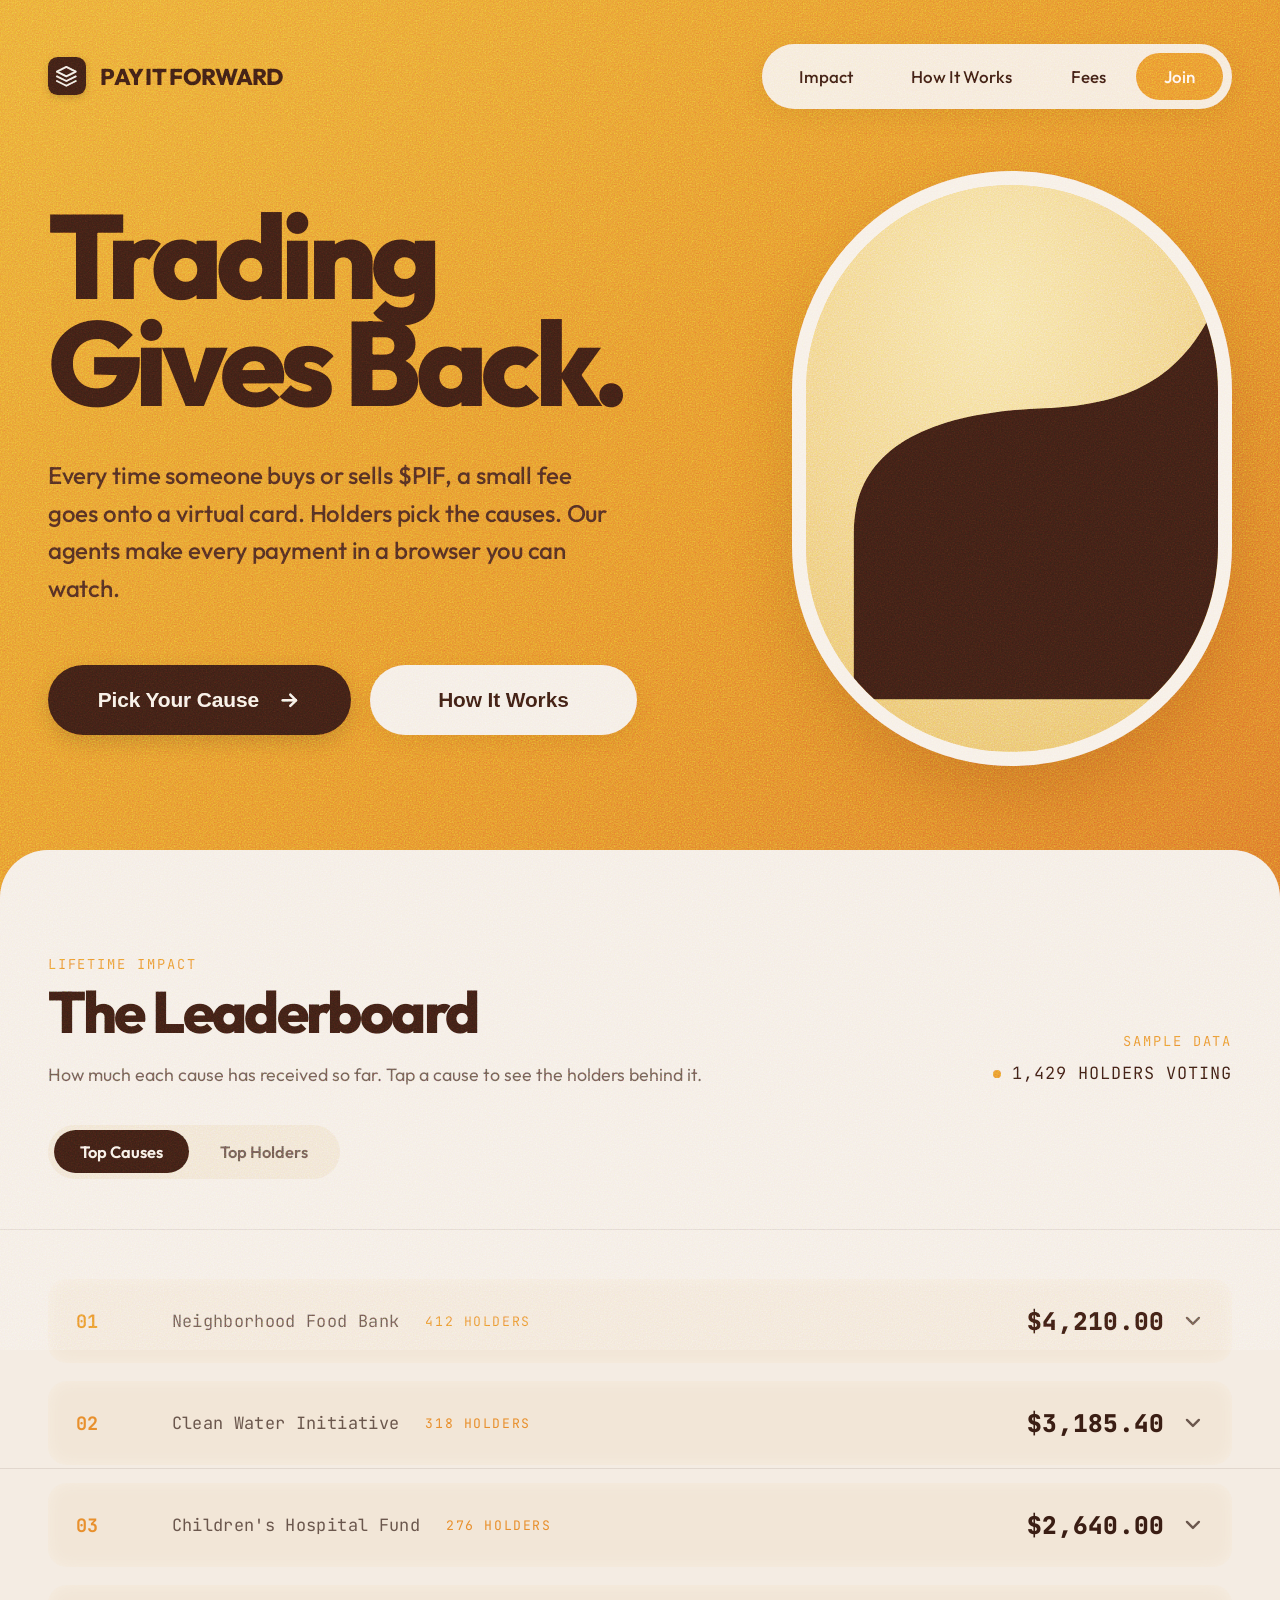
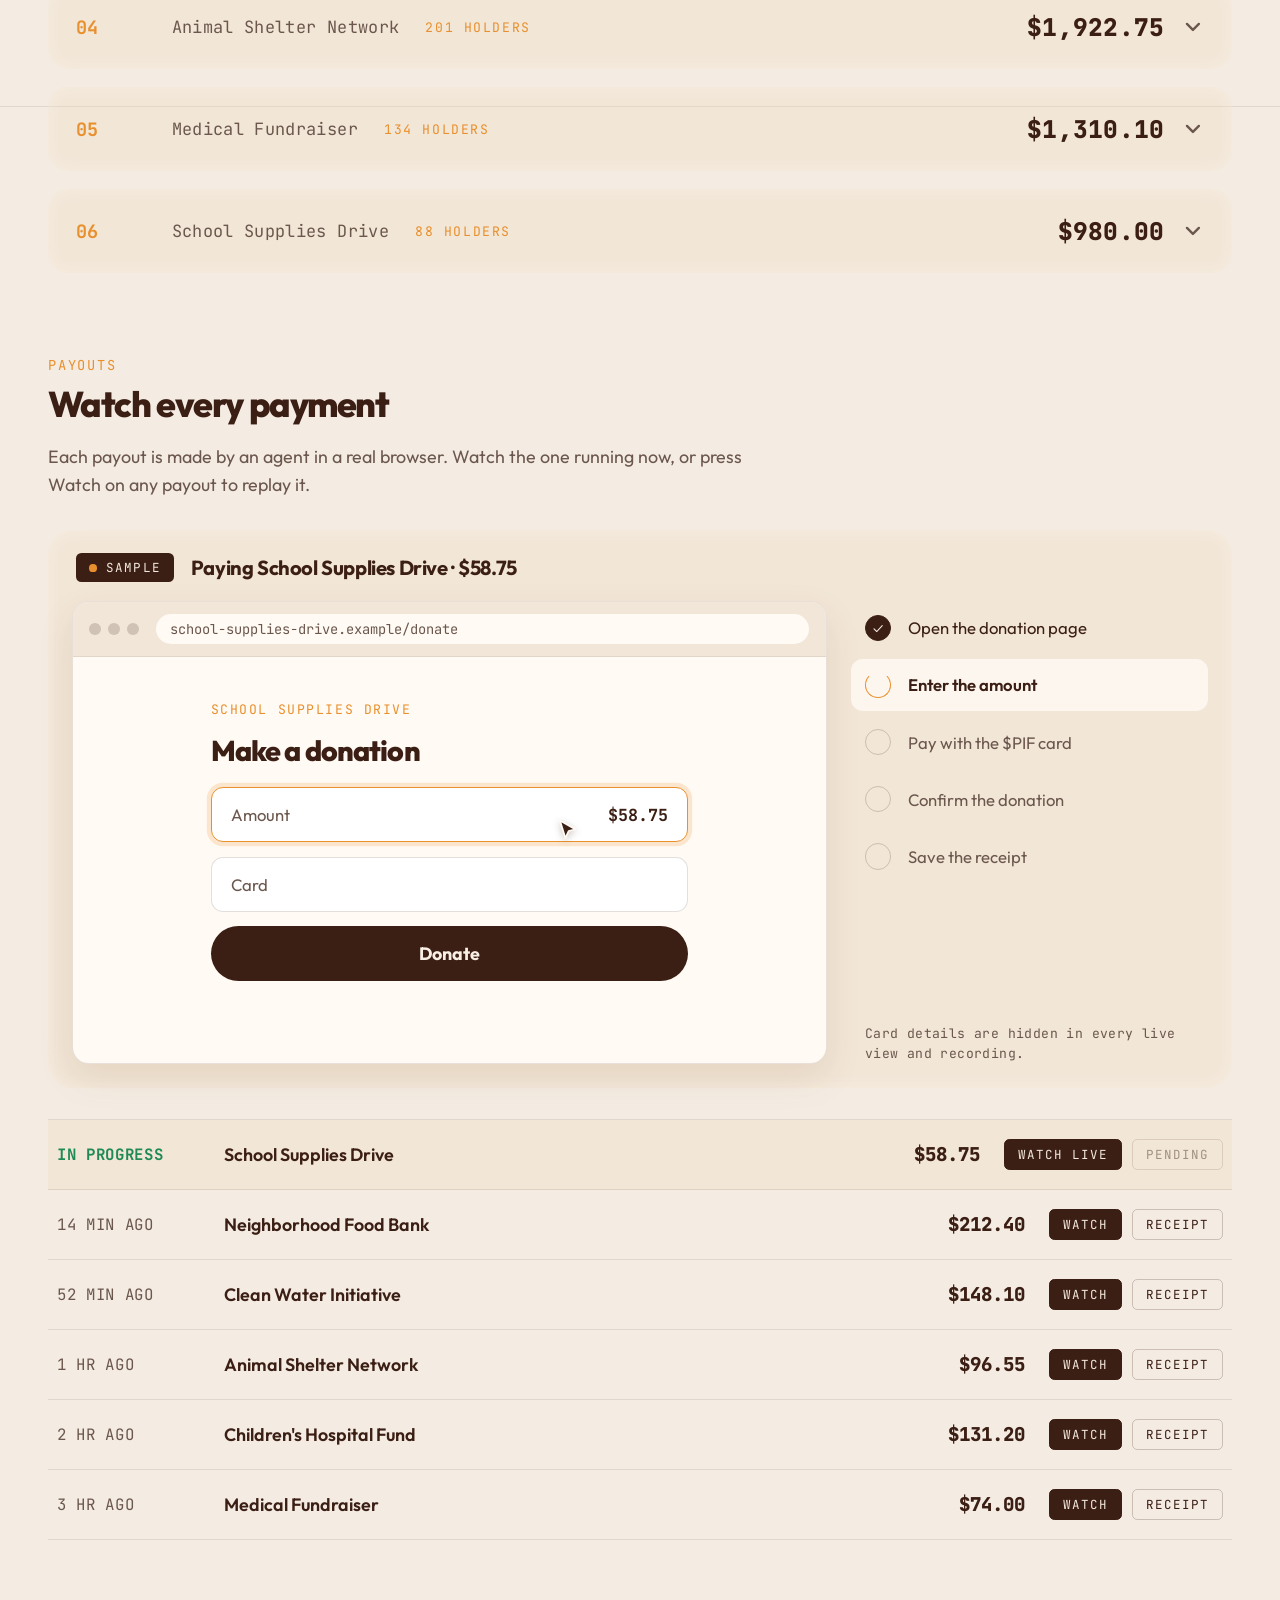
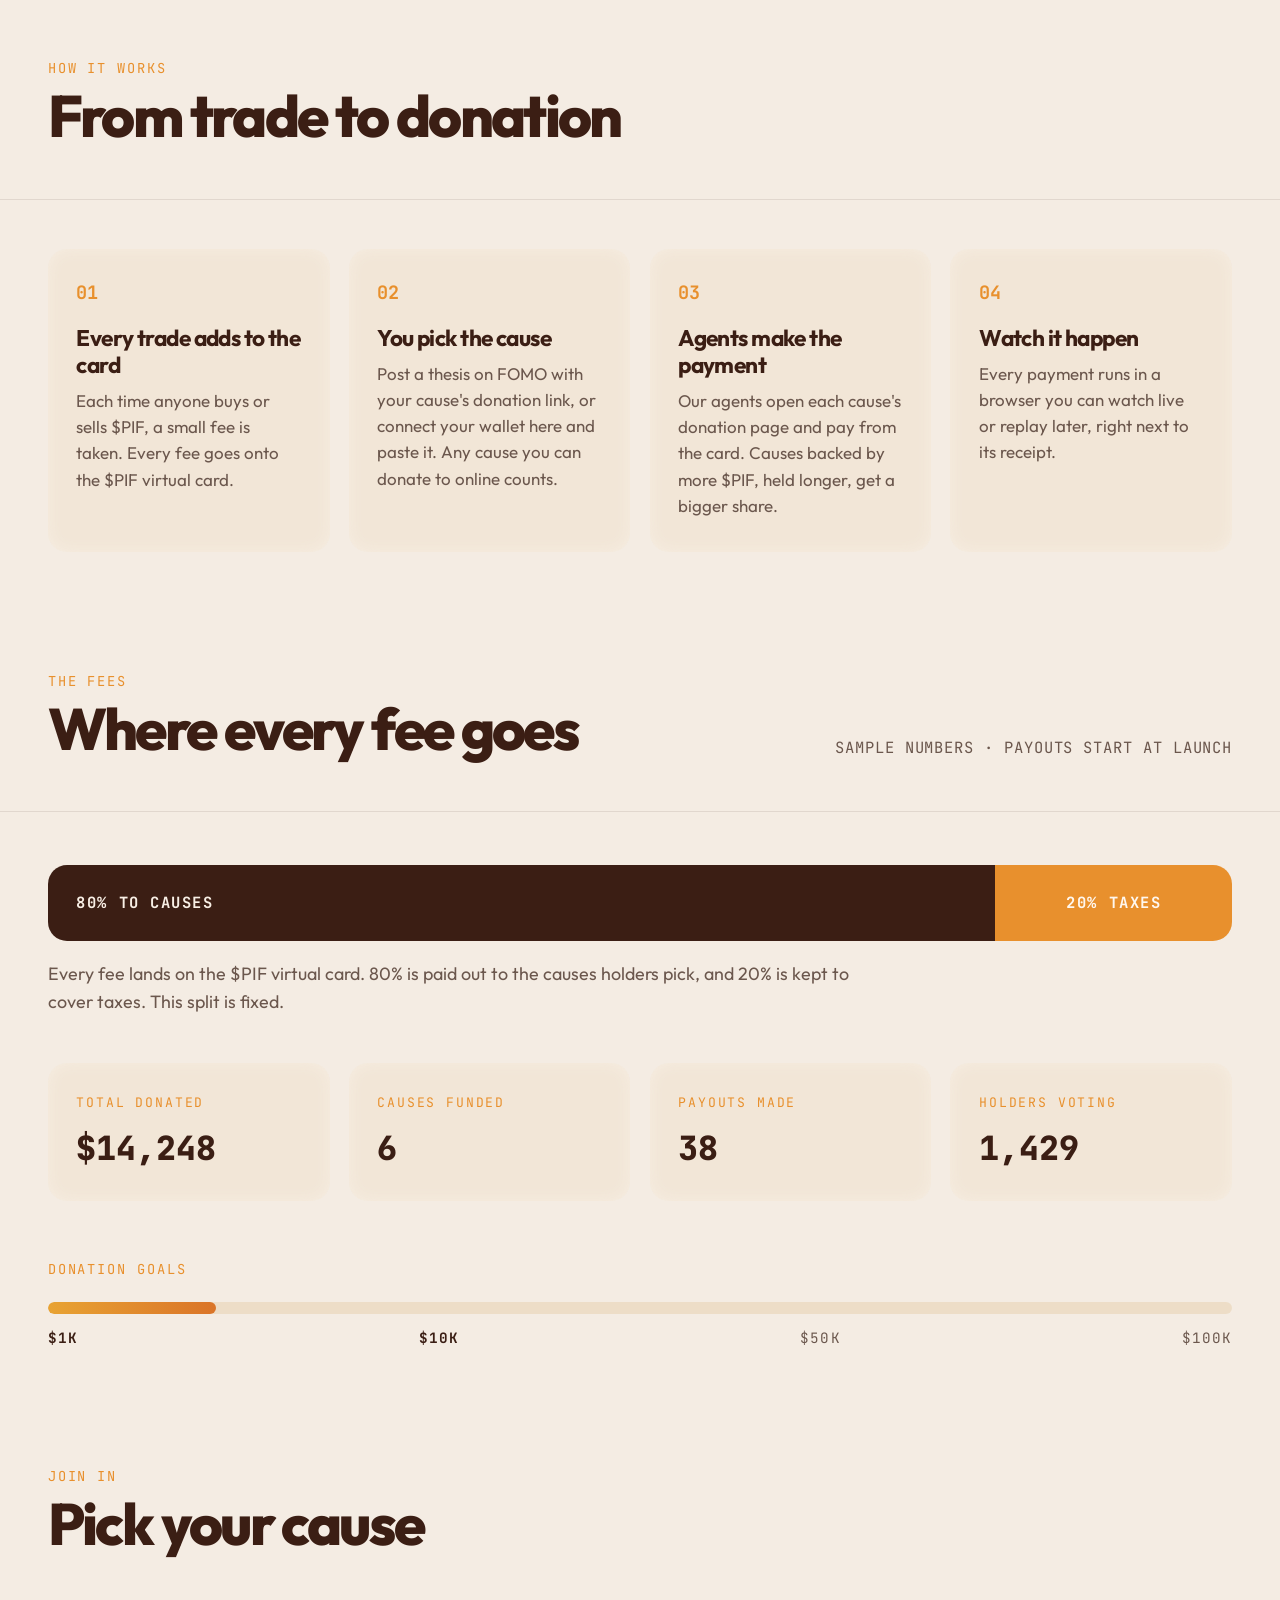
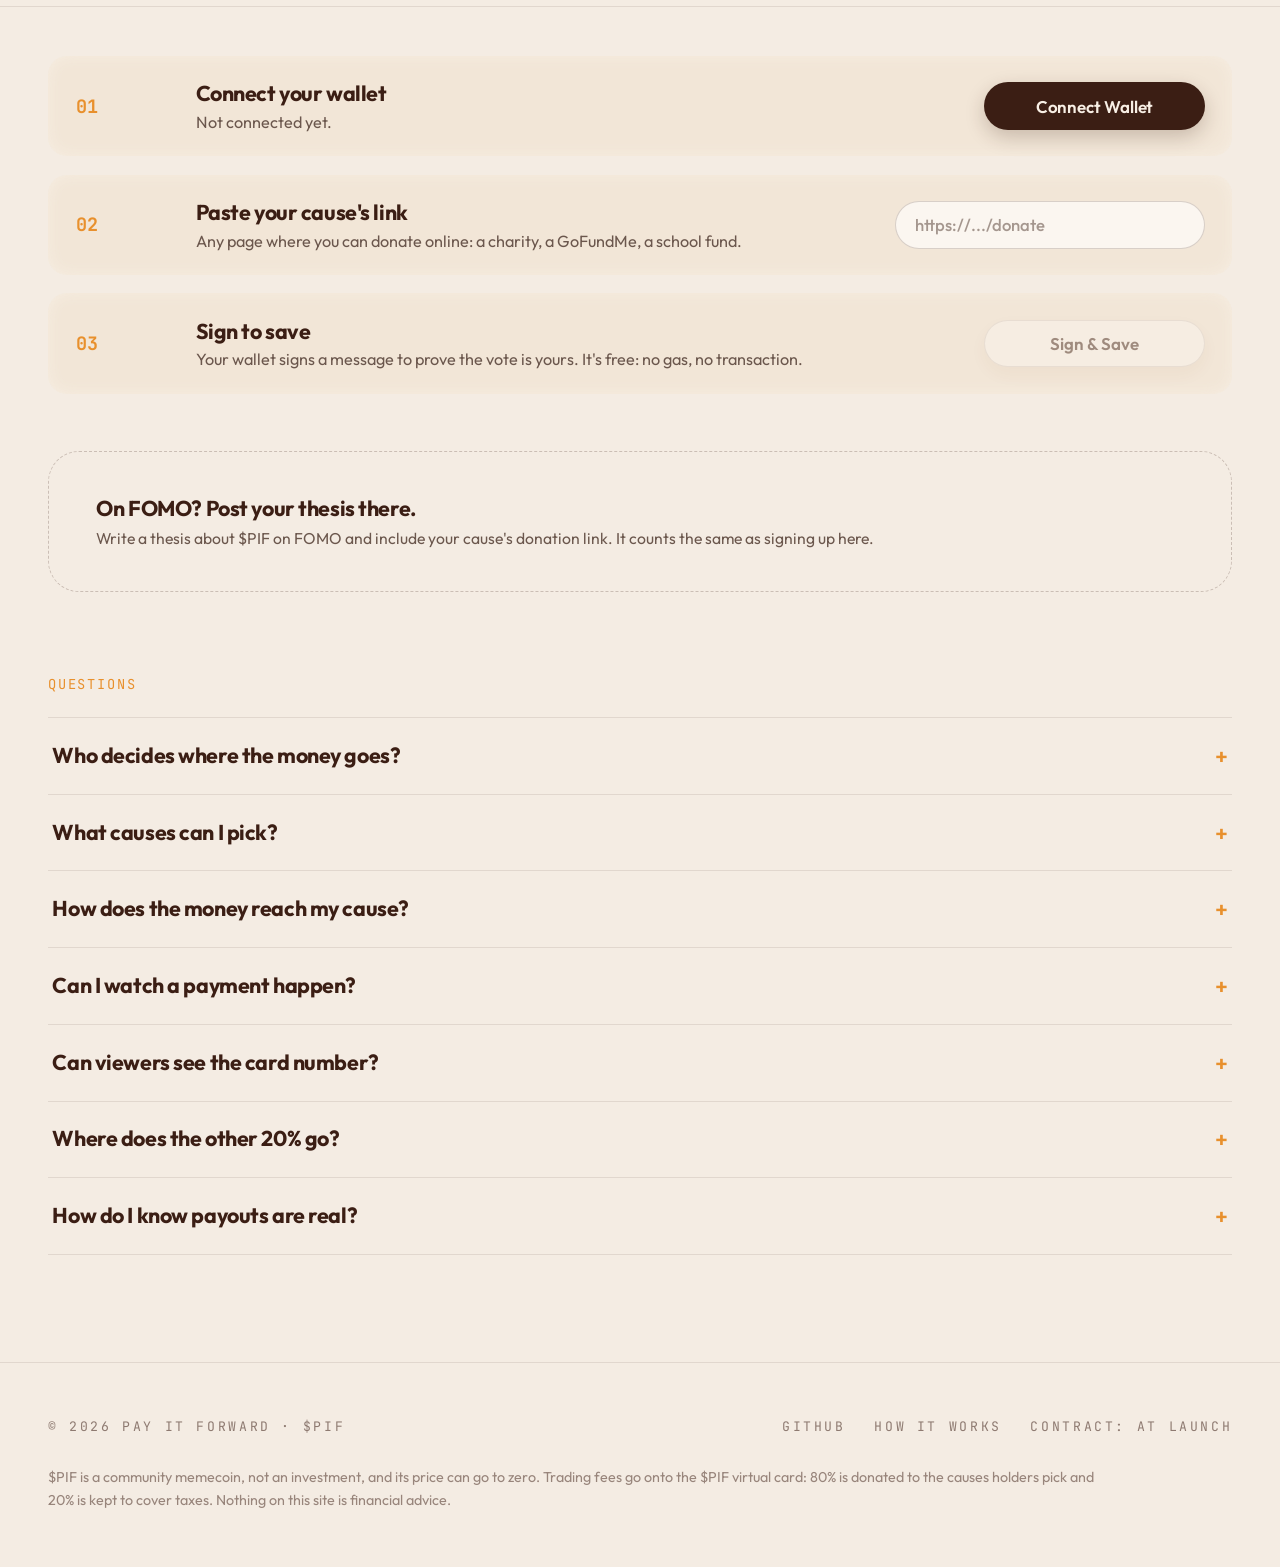
<file: index.html>
<!doctype html>
<html lang="en">
<head>
  <meta charset="utf-8">
  <meta name="viewport" content="width=device-width, initial-scale=1">
  <title>Pay It Forward ($PIF)</title>
  <meta name="description" content="Pay It Forward ($PIF): every trade pays a small fee onto a virtual card. Holders pick any cause with an online donation page, and our agents pay it in a browser you can watch.">
  <link rel="preconnect" href="https://fonts.googleapis.com">
  <link rel="preconnect" href="https://fonts.gstatic.com" crossorigin>
  <link href="https://fonts.googleapis.com/css2?family=Outfit:wght@400;500;600;700;800;900&family=JetBrains+Mono:wght@400;500;700;800&display=swap" rel="stylesheet">
  <link rel="stylesheet" href="assets/styles.css">
</head>
<body>
  <div class="grain" aria-hidden="true"></div>

  <header class="hero" id="top">
    <nav class="topbar">
      <a class="brand" href="#top" aria-label="Pay It Forward home">
        <span class="brand-mark" aria-hidden="true">
          <svg viewBox="0 0 24 24" fill="none" stroke="currentColor" stroke-width="1.9" stroke-linecap="round" stroke-linejoin="round">
            <polygon points="12 2 2 7 12 12 22 7 12 2"></polygon>
            <polyline points="2 17 12 22 22 17"></polyline>
            <polyline points="2 12 12 17 22 12"></polyline>
          </svg>
        </span>
        <span class="brand-name">PAY IT FORWARD</span>
      </a>
      <div class="nav-pill" role="navigation" aria-label="Sections">
        <a class="nav-item is-active" href="#impact">Impact</a>
        <a class="nav-item" href="#protocol">How It Works</a>
        <a class="nav-item" href="#treasury">Fees</a>
        <a class="nav-item" href="#connect">Join</a>
      </div>
    </nav>

    <div class="hero-grid">
      <div class="hero-copy">
        <h1 class="hero-title">Trading<br>Gives Back.</h1>
        <p class="hero-sub">Every time someone buys or sells $PIF, a small fee goes onto a virtual card. Holders pick the causes. Our agents make every payment in a browser you can watch.</p>
        <div class="hero-actions">
          <a class="btn btn-dark" href="#connect">Pick Your Cause <span class="arrow" aria-hidden="true"><svg viewBox="0 0 24 24" fill="none" stroke="currentColor" stroke-width="2.6" stroke-linecap="round" stroke-linejoin="round"><path d="M5 12h14"/><path d="M13 6l6 6-6 6"/></svg></span></a>
          <a class="btn btn-light" href="#protocol">How It Works</a>
        </div>
      </div>

      <div class="hero-art" aria-hidden="true">
        <div class="capsule">
          <svg class="wave" viewBox="0 0 500 700" preserveAspectRatio="none">
            <defs>
              <radialGradient id="glow" cx="45%" cy="22%" r="80%">
                <stop offset="0%" stop-color="#f6e2a6"/>
                <stop offset="60%" stop-color="#f0d083"/>
                <stop offset="100%" stop-color="#e9c06a"/>
              </radialGradient>
            </defs>
            <rect width="500" height="700" fill="url(#glow)"/>
            <path d="M 58 636 L 58 430 C 58 330 140 282 288 276 C 400 272 462 232 500 140 L 500 636 Z" fill="#3b1e14"/>
          </svg>
        </div>
      </div>
    </div>
  </header>

  <main class="sheet">
    <!-- ======================= IMPACT ======================= -->
    <section class="section" id="impact">
      <div class="section-head">
        <div>
          <p class="eyebrow">LIFETIME IMPACT</p>
          <h2 class="section-title">The Leaderboard</h2>
          <p class="section-lede" id="board-lede">How much each cause has received so far. Tap a cause to see the holders behind it.</p>
        </div>
        <div class="feed">
          <p class="eyebrow" id="feed-label">SAMPLE DATA</p>
          <p class="feed-rate"><span class="dot" aria-hidden="true"></span><span id="holders-count">1,429</span> HOLDERS VOTING</p>
        </div>
      </div>
      <div class="tabs" role="tablist" aria-label="Leaderboards">
        <button class="tab is-active" role="tab" aria-selected="true" data-board="causes">Top Causes</button>
        <button class="tab" role="tab" aria-selected="false" data-board="holders">Top Holders</button>
      </div>
      <div class="rule"></div>
      <ol class="rows" id="leaderboard" aria-label="Leaderboard"></ol>

      <div class="subhead">
        <p class="eyebrow">PAYOUTS</p>
        <h3 class="sub-title">Watch every payment</h3>
        <p class="section-lede">Each payout is made by an agent in a real browser. Watch the one running now, or press Watch on any payout to replay it.</p>
      </div>

      <div class="agent" id="agent" aria-live="polite">
        <div class="agent-top">
          <span class="agent-badge" id="agent-badge"><span class="dot" aria-hidden="true"></span><span>SAMPLE</span></span>
          <span class="agent-title" id="agent-title"></span>
          <a class="agent-open" id="agent-open" target="_blank" rel="noopener" hidden>OPEN IN NEW TAB</a>
        </div>
        <div class="agent-body">
          <div class="browser">
            <div class="browser-bar"><span class="lights" aria-hidden="true"><i></i><i></i><i></i></span><span class="browser-url" id="agent-url"></span></div>
            <div class="browser-view" id="agent-view"></div>
          </div>
          <div class="agent-side">
            <ol class="agent-steps" id="agent-steps" aria-label="What the agent is doing"></ol>
            <p class="agent-note">Card details are hidden in every live view and recording.</p>
          </div>
        </div>
      </div>

      <ul class="payouts" id="payouts" aria-label="Latest payouts"></ul>
    </section>

    <!-- ======================= PROTOCOL ======================= -->
    <section class="section" id="protocol">
      <div class="section-head">
        <div>
          <p class="eyebrow">HOW IT WORKS</p>
          <h2 class="section-title">From trade to donation</h2>
        </div>
      </div>
      <div class="rule"></div>
      <ol class="steps">
        <li class="step">
          <span class="step-no">01</span>
          <h3>Every trade adds to the card</h3>
          <p>Each time anyone buys or sells $PIF, a small fee is taken. Every fee goes onto the $PIF virtual card.</p>
        </li>
        <li class="step">
          <span class="step-no">02</span>
          <h3>You pick the cause</h3>
          <p>Post a thesis on FOMO with your cause's donation link, or connect your wallet here and paste it. Any cause you can donate to online counts.</p>
        </li>
        <li class="step">
          <span class="step-no">03</span>
          <h3>Agents make the payment</h3>
          <p>Our agents open each cause's donation page and pay from the card. Causes backed by more $PIF, held longer, get a bigger share.</p>
        </li>
        <li class="step">
          <span class="step-no">04</span>
          <h3>Watch it happen</h3>
          <p>Every payment runs in a browser you can watch live or replay later, right next to its receipt.</p>
        </li>
      </ol>
    </section>

    <!-- ======================= TREASURY ======================= -->
    <section class="section" id="treasury">
      <div class="section-head">
        <div>
          <p class="eyebrow">THE FEES</p>
          <h2 class="section-title">Where every fee goes</h2>
        </div>
        <p class="head-note" id="next-payout">NEXT PAYOUT IN --:--:--</p>
      </div>
      <div class="rule"></div>

      <div class="split">
        <div class="split-bar" aria-hidden="true">
          <span class="split-give" style="width:80%">80% TO CAUSES</span>
          <span class="split-ops" style="width:20%">20% TAXES</span>
        </div>
        <p class="split-note">Every fee lands on the $PIF virtual card. 80% is paid out to the causes holders pick, and 20% is kept to cover taxes. This split is fixed.</p>
      </div>

      <div class="stats">
        <div class="stat"><span class="stat-label">TOTAL DONATED</span><span class="stat-value" id="stat-donated">$0</span></div>
        <div class="stat"><span class="stat-label">CAUSES FUNDED</span><span class="stat-value" id="stat-causes">0</span></div>
        <div class="stat"><span class="stat-label">PAYOUTS MADE</span><span class="stat-value" id="stat-payouts">0</span></div>
        <div class="stat"><span class="stat-label">HOLDERS VOTING</span><span class="stat-value" id="stat-holders">0</span></div>
      </div>

      <div class="milestones">
        <p class="eyebrow">DONATION GOALS</p>
        <div class="track" aria-hidden="true"><div class="track-fill" id="track-fill"></div></div>
        <div class="marks" id="marks"></div>
      </div>
    </section>

    <!-- ======================= CONNECT ======================= -->
    <section class="section" id="connect">
      <div class="section-head">
        <div>
          <p class="eyebrow">JOIN IN</p>
          <h2 class="section-title">Pick your cause</h2>
        </div>
      </div>
      <div class="rule"></div>

      <div class="connect">
        <div class="connect-steps">
          <div class="cstep">
            <span class="step-no">01</span>
            <div><h3>Connect your wallet</h3><p id="wallet-status">Not connected yet.</p></div>
            <button class="btn btn-dark btn-small" id="connect-btn">Connect Wallet</button>
          </div>
          <div class="cstep">
            <span class="step-no">02</span>
            <div><h3>Paste your cause's link</h3><p>Any page where you can donate online: a charity, a GoFundMe, a school fund.</p></div>
            <input class="select field-url" id="cause-url" type="url" inputmode="url" autocomplete="url" placeholder="https://.../donate" aria-label="Your cause's donation link">
          </div>
          <div class="cstep">
            <span class="step-no">03</span>
            <div><h3>Sign to save</h3><p id="sign-status">Your wallet signs a message to prove the vote is yours. It's free: no gas, no transaction.</p></div>
            <button class="btn btn-light btn-small" id="sign-btn" disabled>Sign &amp; Save</button>
          </div>
        </div>

        <div class="cta">
          <div>
            <h3 class="cta-title">On FOMO? Post your thesis there.</h3>
            <p class="cta-sub">Write a thesis about $PIF on FOMO and include your cause's donation link. It counts the same as signing up here.</p>
          </div>
          <a class="btn btn-dark btn-small" id="fomo-link" target="_blank" rel="noopener" hidden>Open FOMO</a>
        </div>
      </div>

      <div class="faq">
        <p class="eyebrow">QUESTIONS</p>
        <details><summary>Who decides where the money goes?</summary><p>Holders. Each holder backs one cause, by posting a thesis on FOMO or by connecting a wallet here. Every payout is split between causes by how much $PIF their backers hold and how long they've held it. To keep it fair, no single cause can take more than a fixed maximum of any payout.</p></details>
        <details><summary>What causes can I pick?</summary><p>Any cause with an online donation page: a charity's donate page, a GoFundMe, a school or hospital fund. If our agents can pay it online, it counts.</p></details>
        <details><summary>How does the money reach my cause?</summary><p>All fees collect on the $PIF virtual card. On each payout, our agents (software that uses a web browser the way a person does) open the cause's donation page, pay from the card and save the receipt.</p></details>
        <details><summary>Can I watch a payment happen?</summary><p>Yes. Every payout has a Watch button. While a payout is running you see the agent's browser live as it opens the donation page, enters the amount, pays and saves the receipt. Finished payouts keep their recording.</p></details>
        <details><summary>Can viewers see the card number?</summary><p>No. Card details are hidden in every live view and recording.</p></details>
        <details><summary>Where does the other 20% go?</summary><p>We keep 20% of fees to cover taxes. The 80/20 split never changes.</p></details>
        <details><summary>How do I know payouts are real?</summary><p>Every payout in the log has a recording of the agent making it and the receipt from the cause, so anyone can check that the money in matches the money out.</p></details>
      </div>
    </section>

    <footer class="footer">
      <div class="rule"></div>
      <div class="footer-row">
        <span>&copy; 2026 PAY IT FORWARD &middot; $PIF</span>
        <span class="footer-links">
          <a href="https://github.com/kalyanadarsh06/Pay-It-Forward">GITHUB</a>
          <a href="#protocol">HOW IT WORKS</a>
          <a href="#treasury" id="contract-link">CONTRACT: AT LAUNCH</a>
        </span>
      </div>
      <p class="disclaimer">$PIF is a community memecoin, not an investment, and its price can go to zero. Trading fees go onto the $PIF virtual card: 80% is donated to the causes holders pick and 20% is kept to cover taxes. Nothing on this site is financial advice.</p>
    </footer>
  </main>

  <script src="assets/app.js"></script>
</body>
</html>
</file>
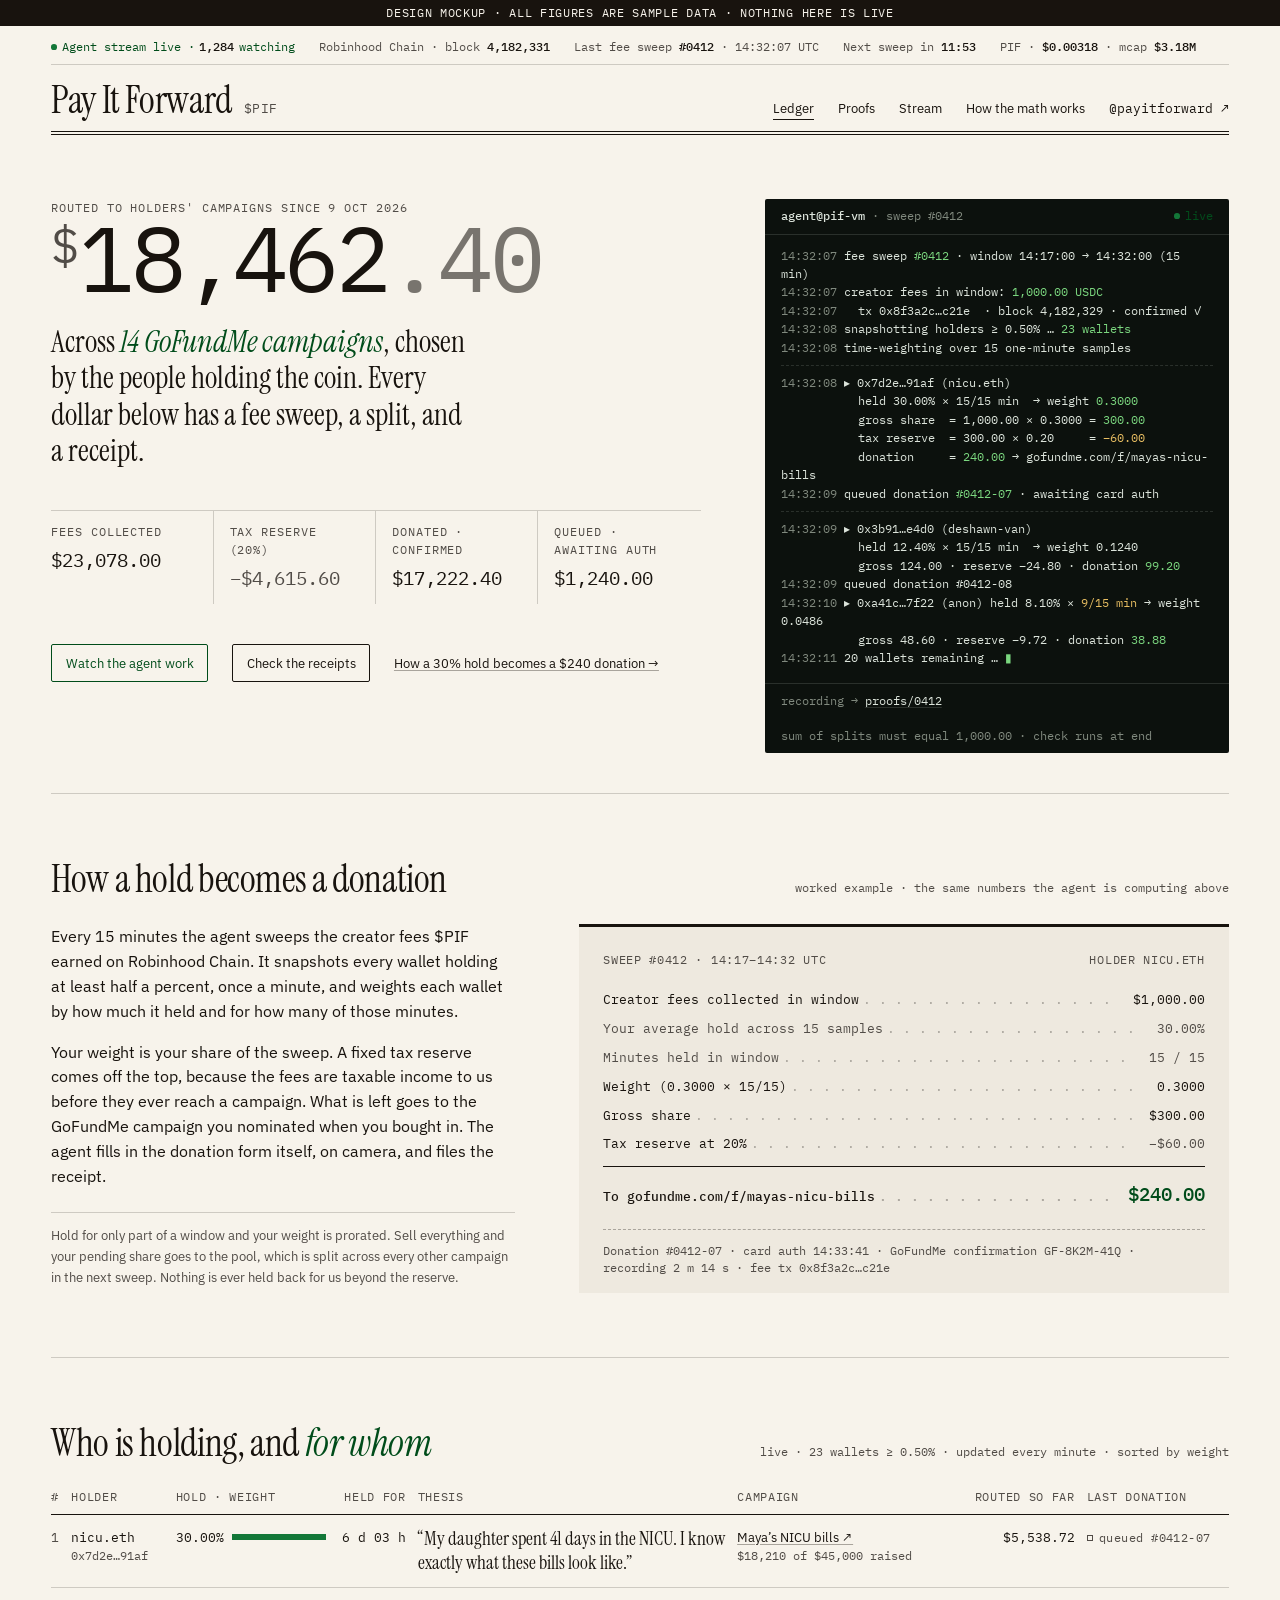
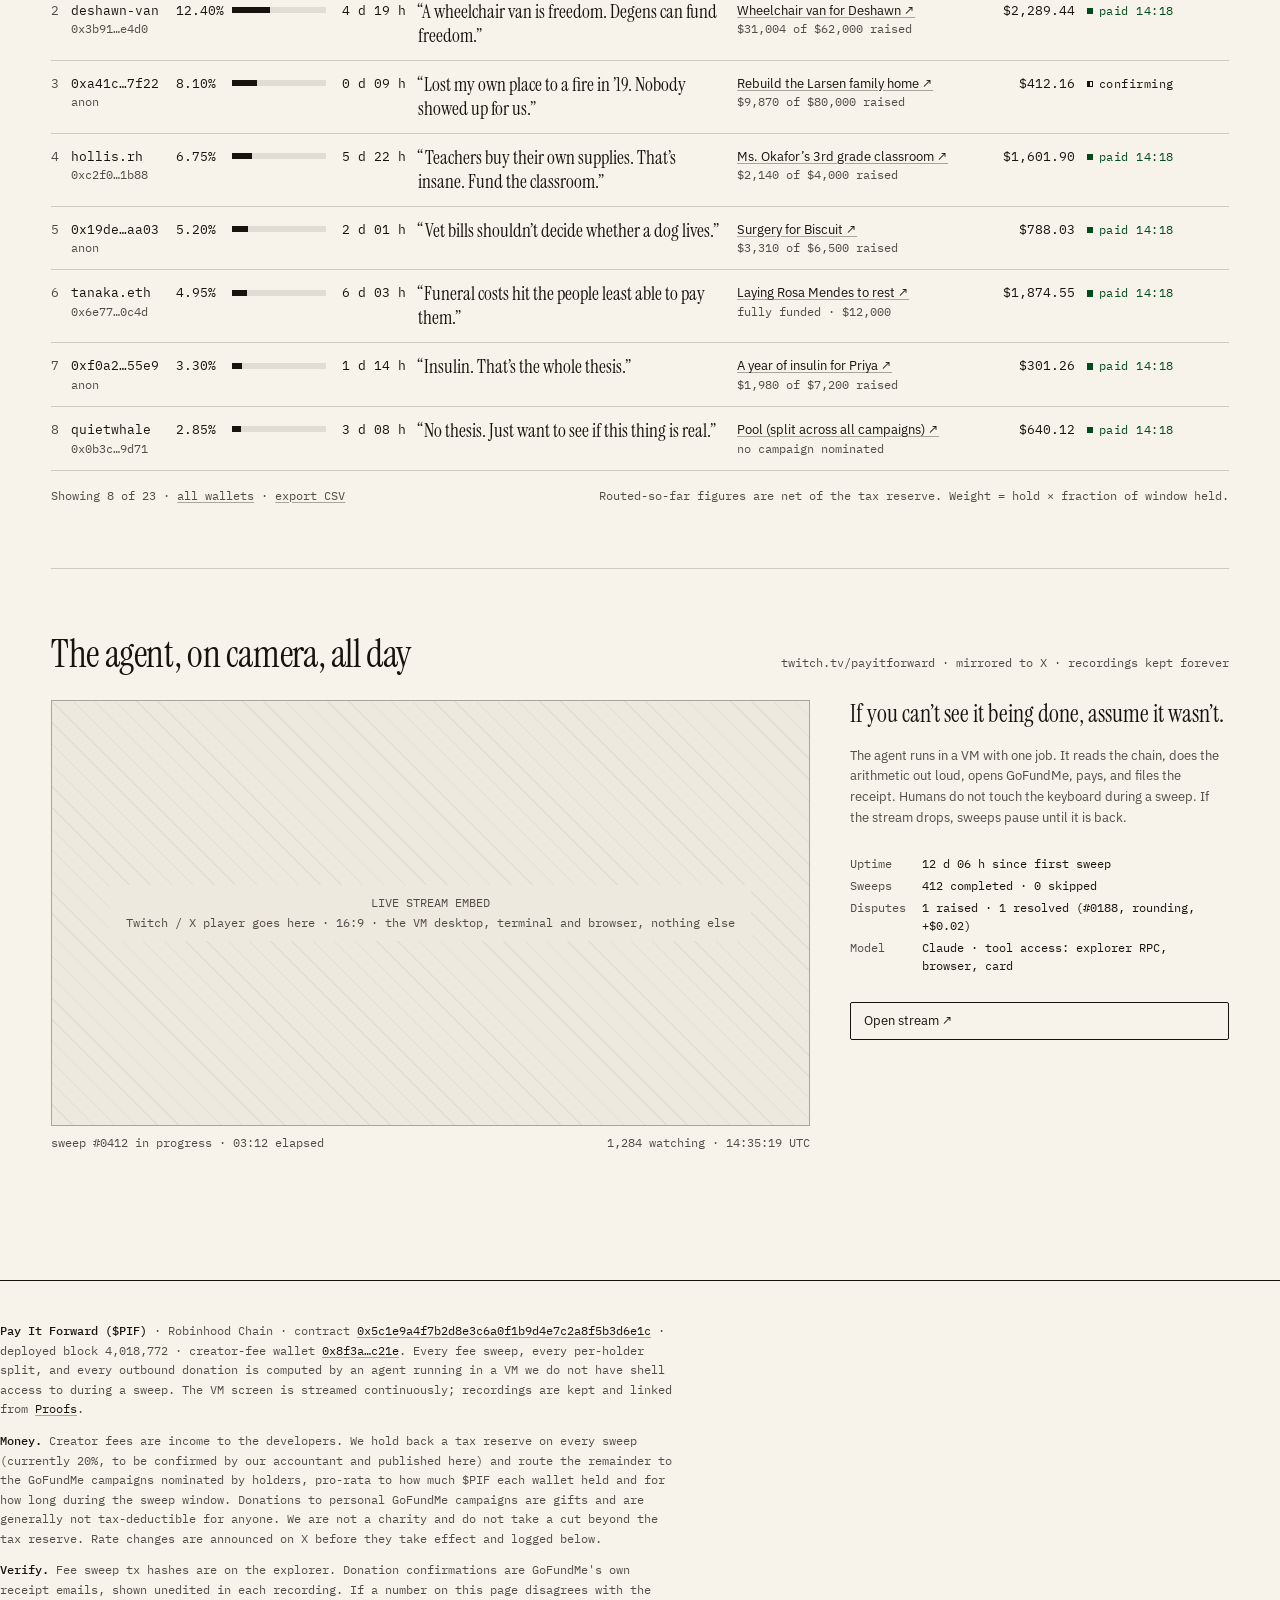
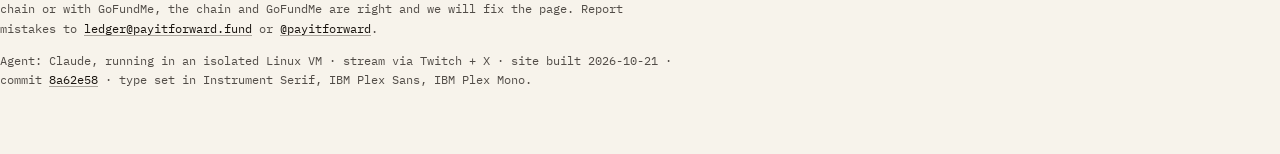
<file: mockups/index.html>
<!doctype html>
<html lang="en">
<head>
<title>Pay It Forward · live ledger</title>
<meta charset="utf-8">
<meta name="viewport" content="width=device-width, initial-scale=1">
<link rel="preconnect" href="https://fonts.googleapis.com">
<link rel="preconnect" href="https://fonts.gstatic.com" crossorigin>
<link href="https://fonts.googleapis.com/css2?family=IBM+Plex+Mono:wght@400;500&family=IBM+Plex+Sans:wght@400;500&family=Instrument+Serif:ital@0;1&display=swap" rel="stylesheet">
<link rel="stylesheet" href="pif.css">
</head>
<body>
<p class="mock-note">Design mockup · all figures are sample data · nothing here is live</p>
<header class="mast wrap">
  <p class="mast__status">
    <span class="live">Agent stream live · <b>1,284</b> watching</span>
    <span>Robinhood Chain · block <b>4,182,331</b></span>
    <span>Last fee sweep <b>#0412</b> · 14:32:07 UTC</span>
    <span>Next sweep in <b>11:53</b></span>
    <span>PIF · <b>$0.00318</b> · mcap <b>$3.18M</b></span>
  </p>
  <div class="mast__row">
    <h1 class="wordmark"><a href="index.html">Pay It Forward</a> <span class="ticker">$PIF</span></h1>
    <nav class="mast__nav" aria-label="Primary">
      <ul>
        <li><a href="index.html" aria-current="page">Ledger</a></li>
        <li><a href="proofs.html" >Proofs</a></li>
        <li><a href="#stream">Stream</a></li>
        <li><a href="#how">How the math works</a></li>
        <li><a href="https://x.com/payitforward" class="mono">@payitforward ↗</a></li>
      </ul>
    </nav>
  </div>
  <hr class="mast__rule" aria-hidden="true">
</header>
<main class="wrap">
  <section class="hero" aria-labelledby="hero-fig">
    <div>
      <p class="label">Routed to holders' campaigns since 9 Oct 2026</p>
      <p class="hero__figure" id="hero-fig"><span class="cur">$</span>18,462<span class="cents">.40</span></p>
      <p class="hero__qualifier">Across <em>14 GoFundMe campaigns</em>, chosen by the people holding the coin. Every dollar below has a fee sweep, a split, and a receipt.</p>
      <div class="hero__meta tnum">
        <div><p class="label">Fees collected</p><p class="v">$23,078.00</p></div>
        <div><p class="label">Tax reserve (20%)</p><p class="v muted">−$4,615.60</p></div>
        <div><p class="label">Donated · confirmed</p><p class="v">$17,222.40</p></div>
        <div><p class="label">Queued · awaiting auth</p><p class="v">$1,240.00</p></div>
      </div>
      <div class="hero__cta">
        <a class="chip chip--accent" href="#stream">Watch the agent work</a>
        <a class="chip" href="proofs.html">Check the receipts</a>
        <a class="textlink" href="#how">How a 30% hold becomes a $240 donation →</a>
      </div>
    </div>

    <aside class="term" aria-label="Live agent log">
      <div class="term__head"><span><b>agent@pif-vm</b> · sweep #0412</span><span class="live">live</span></div>
      <div class="term__body">
<div><span class="t">14:32:07</span> fee sweep <span class="k">#0412</span> · window 14:17:00 → 14:32:00 (15 min)</div>
<div><span class="t">14:32:07</span> creator fees in window: <span class="k">1,000.00 USDC</span></div>
<div><span class="t">14:32:07</span>   tx 0x8f3a2c…c21e  · block 4,182,329 · confirmed ✓</div>
<div><span class="t">14:32:08</span> snapshotting holders ≥ 0.50% … <span class="k">23 wallets</span></div>
<div><span class="t">14:32:08</span> time-weighting over 15 one-minute samples</div>
<div class="sum"><span class="t">14:32:08</span> ▸ 0x7d2e…91af (nicu.eth)</div>
<div>           held 30.00% × 15/15 min  → weight <span class="k">0.3000</span></div>
<div>           gross share  = 1,000.00 × 0.3000 = <span class="k">300.00</span></div>
<div>           tax reserve  = 300.00 × 0.20     = <span class="w">−60.00</span></div>
<div>           donation     = <span class="k">240.00</span> → gofundme.com/f/mayas-nicu-bills</div>
<div><span class="t">14:32:09</span> queued donation <span class="k">#0412-07</span> · awaiting card auth</div>
<div class="sum"><span class="t">14:32:09</span> ▸ 0x3b91…e4d0 (deshawn-van)</div>
<div>           held 12.40% × 15/15 min  → weight 0.1240</div>
<div>           gross 124.00 · reserve −24.80 · donation <span class="k">99.20</span></div>
<div><span class="t">14:32:09</span> queued donation #0412-08</div>
<div><span class="t">14:32:10</span> ▸ 0xa41c…7f22 (anon) held 8.10% × <span class="w">9/15 min</span> → weight 0.0486</div>
<div>           gross 48.60 · reserve −9.72 · donation <span class="k">38.88</span></div>
<div><span class="t">14:32:11</span> 20 wallets remaining … <span class="cursor"></span></div>
      </div>
      <div class="term__foot"><span>recording → <a href="proofs.html">proofs/0412</a></span><span>sum of splits must equal 1,000.00 · check runs at end</span></div>
    </aside>
  </section>

  <section class="sec" id="how" aria-labelledby="how-title">
    <div class="sec__head">
      <h2 class="sec__title" id="how-title">How a hold becomes a donation</h2>
      <p class="sec__aside">worked example · the same numbers the agent is computing above</p>
    </div>
    <div class="split">
      <div class="prose">
        <p>Every 15 minutes the agent sweeps the creator fees $PIF earned on Robinhood Chain. It snapshots every wallet holding at least half a percent, once a minute, and weights each wallet by how much it held and for how many of those minutes.</p>
        <p>Your weight is your share of the sweep. A fixed tax reserve comes off the top, because the fees are taxable income to us before they ever reach a campaign. What is left goes to the GoFundMe campaign you nominated when you bought in. The agent fills in the donation form itself, on camera, and files the receipt.</p>
        <p class="fn">Hold for only part of a window and your weight is prorated. Sell everything and your pending share goes to the pool, which is split across every other campaign in the next sweep. Nothing is ever held back for us beyond the reserve.</p>
      </div>
      <div class="receipt" role="group" aria-label="Receipt for sweep 0412, holder nicu.eth">
        <p class="receipt__title"><span>Sweep #0412 · 14:17–14:32 UTC</span><span>holder nicu.eth</span></p>
        <dl>
          <div class="row"><dt>Creator fees collected in window</dt><dd>$1,000.00</dd></div>
          <div class="row sub"><dt>Your average hold across 15 samples</dt><dd>30.00%</dd></div>
          <div class="row sub"><dt>Minutes held in window</dt><dd>15 / 15</dd></div>
          <div class="row"><dt>Weight (0.3000 × 15/15)</dt><dd>0.3000</dd></div>
          <div class="row"><dt>Gross share</dt><dd>$300.00</dd></div>
          <div class="row minus"><dt>Tax reserve at 20%</dt><dd>−$60.00</dd></div>
          <div class="row total"><dt>To gofundme.com/f/mayas-nicu-bills</dt><dd>$240.00</dd></div>
        </dl>
        <p class="receipt__foot">Donation #0412-07 · card auth 14:33:41 · GoFundMe confirmation GF-8K2M-41Q · recording 2 m 14 s · fee tx 0x8f3a2c…c21e</p>
      </div>
    </div>
  </section>

  <section class="sec" id="ledger" aria-labelledby="ledger-title">
    <div class="sec__head">
      <h2 class="sec__title" id="ledger-title">Who is holding, and <em>for whom</em></h2>
      <p class="sec__aside">live · 23 wallets ≥ 0.50% · updated every minute · sorted by weight</p>
    </div>
    <div class="table-scroll">
    <table class="ledger">
      <thead><tr>
        <th>#</th><th>Holder</th><th>Hold · weight</th><th class="num">Held for</th><th>Thesis</th><th>Campaign</th><th class="num">Routed so far</th><th>Last donation</th>
      </tr></thead>
      <tbody>
        <tr><td class="rank">1</td><td class="holder">nicu.eth<small>0x7d2e…91af</small></td><td><div class="pct top"><span class="mono">30.00%</span><div class="bar"><i style="width:100%"></i></div></div></td><td class="num">6 d 03 h</td><td class="thesis">“My daughter spent 41 days in the NICU. I know exactly what these bills look like.”</td><td class="camp"><a href="#">Maya’s NICU bills ↗</a><small>$18,210 of $45,000 raised</small></td><td class="num">$5,538.72</td><td><span class="status status--queued">queued #0412-07</span></td></tr>
        <tr><td class="rank">2</td><td class="holder">deshawn-van<small>0x3b91…e4d0</small></td><td><div class="pct"><span class="mono">12.40%</span><div class="bar"><i style="width:41%"></i></div></div></td><td class="num">4 d 19 h</td><td class="thesis">“A wheelchair van is freedom. Degens can fund freedom.”</td><td class="camp"><a href="#">Wheelchair van for Deshawn ↗</a><small>$31,004 of $62,000 raised</small></td><td class="num">$2,289.44</td><td><span class="status status--paid">paid 14:18</span></td></tr>
        <tr><td class="rank">3</td><td class="holder">0xa41c…7f22<small>anon</small></td><td><div class="pct"><span class="mono">8.10%</span><div class="bar"><i style="width:27%"></i></div></div></td><td class="num">0 d 09 h</td><td class="thesis">“Lost my own place to a fire in ’19. Nobody showed up for us.”</td><td class="camp"><a href="#">Rebuild the Larsen family home ↗</a><small>$9,870 of $80,000 raised</small></td><td class="num">$412.16</td><td><span class="status status--confirming">confirming</span></td></tr>
        <tr><td class="rank">4</td><td class="holder">hollis.rh<small>0xc2f0…1b88</small></td><td><div class="pct"><span class="mono">6.75%</span><div class="bar"><i style="width:22%"></i></div></div></td><td class="num">5 d 22 h</td><td class="thesis">“Teachers buy their own supplies. That’s insane. Fund the classroom.”</td><td class="camp"><a href="#">Ms. Okafor’s 3rd grade classroom ↗</a><small>$2,140 of $4,000 raised</small></td><td class="num">$1,601.90</td><td><span class="status status--paid">paid 14:18</span></td></tr>
        <tr><td class="rank">5</td><td class="holder">0x19de…aa03<small>anon</small></td><td><div class="pct"><span class="mono">5.20%</span><div class="bar"><i style="width:17%"></i></div></div></td><td class="num">2 d 01 h</td><td class="thesis">“Vet bills shouldn’t decide whether a dog lives.”</td><td class="camp"><a href="#">Surgery for Biscuit ↗</a><small>$3,310 of $6,500 raised</small></td><td class="num">$788.03</td><td><span class="status status--paid">paid 14:18</span></td></tr>
        <tr><td class="rank">6</td><td class="holder">tanaka.eth<small>0x6e77…0c4d</small></td><td><div class="pct"><span class="mono">4.95%</span><div class="bar"><i style="width:16%"></i></div></div></td><td class="num">6 d 03 h</td><td class="thesis">“Funeral costs hit the people least able to pay them.”</td><td class="camp"><a href="#">Laying Rosa Mendes to rest ↗</a><small>fully funded · $12,000</small></td><td class="num">$1,874.55</td><td><span class="status status--paid">paid 14:18</span></td></tr>
        <tr><td class="rank">7</td><td class="holder">0xf0a2…55e9<small>anon</small></td><td><div class="pct"><span class="mono">3.30%</span><div class="bar"><i style="width:11%"></i></div></div></td><td class="num">1 d 14 h</td><td class="thesis">“Insulin. That’s the whole thesis.”</td><td class="camp"><a href="#">A year of insulin for Priya ↗</a><small>$1,980 of $7,200 raised</small></td><td class="num">$301.26</td><td><span class="status status--paid">paid 14:18</span></td></tr>
        <tr><td class="rank">8</td><td class="holder">quietwhale<small>0x0b3c…9d71</small></td><td><div class="pct"><span class="mono">2.85%</span><div class="bar"><i style="width:9.5%"></i></div></div></td><td class="num">3 d 08 h</td><td class="thesis">“No thesis. Just want to see if this thing is real.”</td><td class="camp"><a href="#">Pool (split across all campaigns) ↗</a><small>no campaign nominated</small></td><td class="num">$640.12</td><td><span class="status status--paid">paid 14:18</span></td></tr>
      </tbody>
    </table>
    </div>
    <p class="ledger__foot"><span>Showing 8 of 23 · <a href="#">all wallets</a> · <a href="#">export CSV</a></span><span>Routed-so-far figures are net of the tax reserve. Weight = hold × fraction of window held.</span></p>
  </section>

  <section class="sec" id="stream" aria-labelledby="stream-title">
    <div class="sec__head">
      <h2 class="sec__title" id="stream-title">The agent, on camera, all day</h2>
      <p class="sec__aside">twitch.tv/payitforward · mirrored to X · recordings kept forever</p>
    </div>
    <div class="stream">
      <figure>
        <div class="stream__frame"><span>LIVE STREAM EMBED<br>Twitch / X player goes here · 16:9 · the VM desktop, terminal and browser, nothing else</span></div>
        <figcaption><span>sweep #0412 in progress · 03:12 elapsed</span><span>1,284 watching · 14:35:19 UTC</span></figcaption>
      </figure>
      <div class="stream__side">
        <p class="big">If you can’t see it being done, assume it wasn’t.</p>
        <p class="muted">The agent runs in a VM with one job. It reads the chain, does the arithmetic out loud, opens GoFundMe, pays, and files the receipt. Humans do not touch the keyboard during a sweep. If the stream drops, sweeps pause until it is back.</p>
        <dl class="kv">
          <dt>Uptime</dt><dd>12 d 06 h since first sweep</dd>
          <dt>Sweeps</dt><dd>412 completed · 0 skipped</dd>
          <dt>Disputes</dt><dd>1 raised · 1 resolved (#0188, rounding, +$0.02)</dd>
          <dt>Model</dt><dd>Claude · tool access: explorer RPC, browser, card</dd>
        </dl>
        <a class="chip" href="#">Open stream ↗</a>
      </div>
    </div>
  </section>
</main>
<footer class="colophon wrap">
  <p><b>Pay It Forward ($PIF)</b> · Robinhood Chain · contract <a href="#">0x5c1e9a4f7b2d8e3c6a0f1b9d4e7c2a8f5b3d6e1c</a> · deployed block 4,018,772 · creator-fee wallet <a href="#">0x8f3a…c21e</a>. Every fee sweep, every per-holder split, and every outbound donation is computed by an agent running in a VM we do not have shell access to during a sweep. The VM screen is streamed continuously; recordings are kept and linked from <a href="proofs.html">Proofs</a>.</p>
  <p><b>Money.</b> Creator fees are income to the developers. We hold back a tax reserve on every sweep (currently 20%, to be confirmed by our accountant and published here) and route the remainder to the GoFundMe campaigns nominated by holders, pro-rata to how much $PIF each wallet held and for how long during the sweep window. Donations to personal GoFundMe campaigns are gifts and are generally not tax-deductible for anyone. We are not a charity and do not take a cut beyond the tax reserve. Rate changes are announced on X before they take effect and logged below.</p>
  <p><b>Verify.</b> Fee sweep tx hashes are on the explorer. Donation confirmations are GoFundMe's own receipt emails, shown unedited in each recording. If a number on this page disagrees with the chain or with GoFundMe, the chain and GoFundMe are right and we will fix the page. Report mistakes to <a href="#">ledger@payitforward.fund</a> or <a href="#">@payitforward</a>.</p>
  <p>Agent: Claude, running in an isolated Linux VM · stream via Twitch + X · site built 2026-10-21 · commit <a href="#">8a62e58</a> · type set in Instrument Serif, IBM Plex Sans, IBM Plex Mono.</p>
</footer>
</body>
</html>
</file>
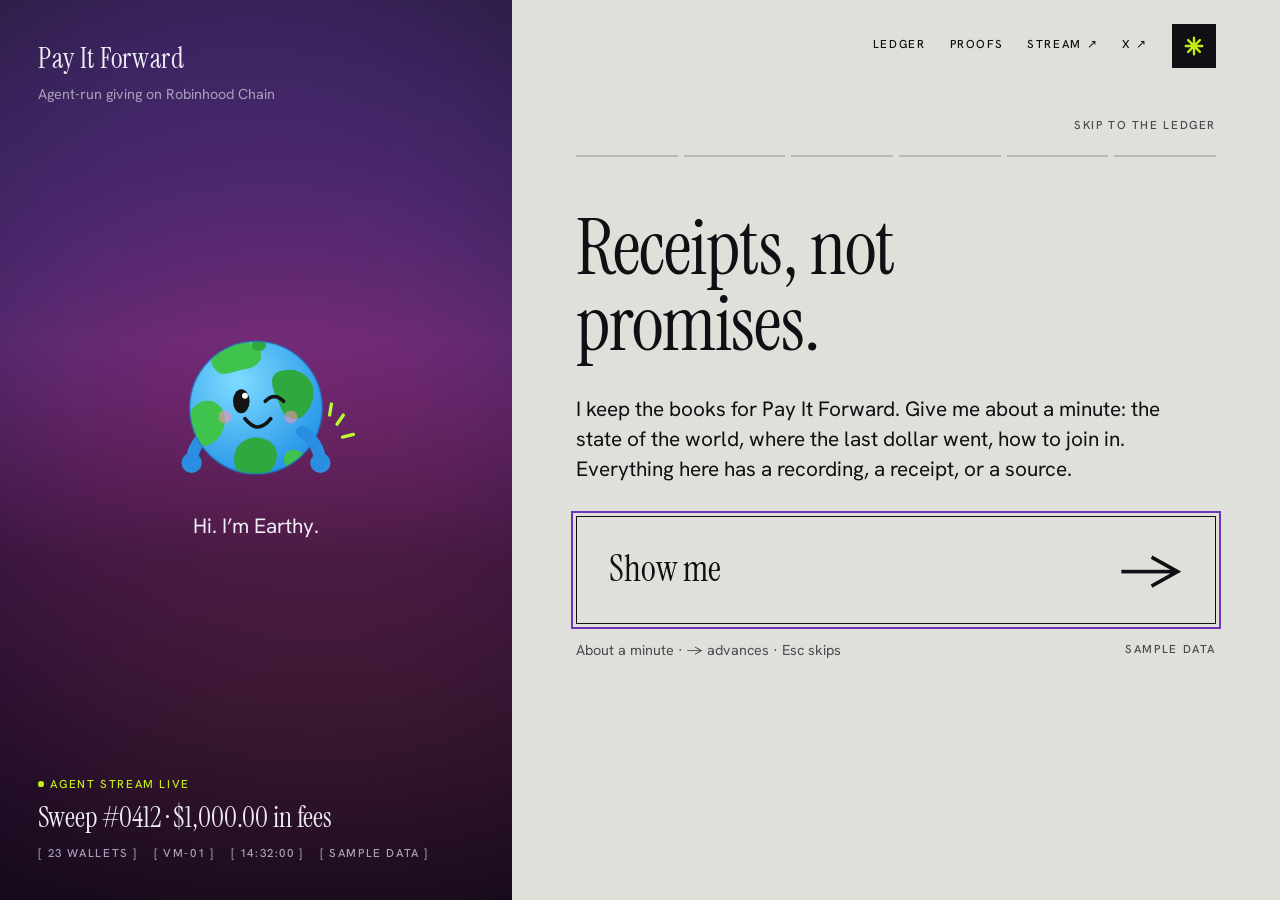
<file: prototype/index.html>
<!doctype html>
<html lang="en">
<head>
<meta charset="utf-8">
<meta name="viewport" content="width=device-width, initial-scale=1">
<title>Pay It Forward · $PIF · the receipts</title>
<meta name="description" content="Creator fees from $PIF on Robinhood Chain are donated to GoFundMe campaigns chosen by holders, computed and paid on camera by an agent, with a receipt for every dollar.">
<link rel="preconnect" href="https://fonts.googleapis.com">
<link rel="preconnect" href="https://fonts.gstatic.com" crossorigin>
<link href="https://fonts.googleapis.com/css2?family=Hanken+Grotesk:wght@400;500;600&family=Instrument+Serif:ital@0;1&family=Martian+Mono:wght@400;500&display=swap" rel="stylesheet">
<link rel="stylesheet" href="../shared/earthy.css">
<link rel="stylesheet" href="styles.css">
<script src="data/world.js"></script>
<script src="data/sample.js"></script>
</head>
<body data-mode="tour">
<a class="skip-link" href="#ledger-top">Skip to the ledger</a>

<div class="shell">
  <!-- ===== the field: where the agent lives ===== -->
  <aside class="field" id="field" data-glow="0" aria-label="Earthy">
    <div class="field__blobs" aria-hidden="true"><i class="blob blob--a"></i><i class="blob blob--b"></i><i class="blob blob--c"></i></div>
    <a class="brand" href="#top"><span class="brand__name">Pay It Forward</span><span class="brand__sub">Agent-run giving on Robinhood Chain</span></a>

    <div class="host">
      <svg class="earthy" id="earthy" viewBox="0 0 200 200" data-mood="neutral" data-gesture="none" role="img" aria-label="Earthy, a smiling globe with little arms">
        <defs>
          <radialGradient id="e-sea" cx="36%" cy="30%" r="80%"><stop offset="0" stop-color="#7fdcff"/><stop offset="1" stop-color="#1e8fe6"/></radialGradient>
          <clipPath id="e-clip"><circle cx="100" cy="104" r="72"/></clipPath>
        </defs>
        <g class="e-hand e-hand--l"><path class="e-arm" d="M50 130 Q32 142 30 162"/><circle class="e-palm" cx="30" cy="164" r="11"/><path class="e-spark" d="M12 122l-7-10M20 112l-2-12M6 136l-12-3"/></g>
        <g class="e-body">
          <circle class="e-skin" cx="100" cy="104" r="72"/>
          <g class="e-land" clip-path="url(#e-clip)">
            <path d="M58 38c16-12 38-8 46 4 6 9-4 19-16 20-11 2-25 10-32 1-6-7-7-18 2-25z"/>
            <path d="M122 66c14-7 32-2 38 11 6 11 1 28-9 36-9 7-20 2-24-9-4-11-16-30-5-38z"/>
            <path d="M40 98c11-5 24 2 26 15 2 13-6 28-19 32-11 4-22-6-22-19 0-13 4-23 15-28z"/>
            <path d="M84 142c11-9 28-7 36 4 6 9 2 24-9 30-13 7-30 4-34-9-2-11 0-19 7-25z"/>
            <path d="M134 152c8-5 19 0 21 8 2 9-6 15-15 13-9-2-13-15-6-21z"/>
            <path d="M100 30c6-2 12 2 11 7-1 5-8 7-13 4-4-3-3-9 2-11z"/>
          </g>
          <circle class="e-rim" cx="100" cy="104" r="72"/>
          <path class="e-brow e-brow--l" d="M70 72 L88 78"/><path class="e-brow e-brow--r" d="M130 72 L112 78"/>
          <g class="e-eyes">
            <g><ellipse class="e-eye" cx="84" cy="97" rx="9" ry="13"/><circle class="e-glint" cx="88" cy="91" r="3.2"/></g>
            <g><ellipse class="e-eye e-eye--r" cx="120" cy="97" rx="9" ry="13"/><circle class="e-glint e-glint--r" cx="124" cy="91" r="3.2"/><path class="e-wink" d="M110 97 Q120 87 130 97"/></g>
          </g>
          <circle class="e-cheek" cx="66" cy="114" r="7"/><circle class="e-cheek" cx="138" cy="114" r="7"/>
          <path class="e-mouth" id="earthy-mouth" d="M92 118 Q102 128 112 118"/>
        </g>
        <g class="e-hand e-hand--r"><path class="e-arm" d="M150 130 Q168 142 170 162"/><circle class="e-palm" cx="170" cy="164" r="11"/><path class="e-spark" d="M188 122l7-10M180 112l2-12M194 136l12-3"/></g>
      </svg>
      <p class="host__line" id="host-line" aria-live="polite"></p>
      <nav class="field__nav caps" aria-label="Ledger">
        <button id="replay">Replay Earthy</button>
      </nav>
    </div>

    <div class="field__status">
      <p class="caps live">Agent stream live</p>
      <p class="display" id="field-sweep">Sweep in progress</p>
      <p class="field__meta caps" id="field-meta"></p>
    </div>
  </aside>

  <!-- ===== the document: the record ===== -->
  <main class="doc" id="doc">
    <div class="doc__top">
      <nav class="doc__nav caps" aria-label="Primary">
        <a href="#live" data-exit>Ledger</a><a href="#proofs" data-exit>Proofs</a><a id="nav-stream" href="#">Stream ↗</a><a id="nav-x" href="#">X ↗</a>
      </nav>
      <a class="spark" href="#top" aria-label="Pay It Forward"><svg viewBox="0 0 24 24" aria-hidden="true"><path d="M12 3v18M3 12h18M5.6 5.6l12.8 12.8M18.4 5.6L5.6 18.4"/></svg></a>
    </div>

    <div class="doc__inner">
      <!-- ---------- tour ---------- -->
      <div class="tour" id="tour" role="region" aria-label="Earthy’s guided first visit">
        <div class="tour__bar">
          <p class="caps soft" id="tour-count">Step 1 of 6</p>
          <button class="tour__skip caps" id="tour-skip">Skip to the ledger</button>
        </div>
        <ol class="steps" id="steps" aria-label="Steps">
          <li><button data-go="1" aria-label="The world as it is"></button></li>
          <li><button data-go="2" aria-label="The last donation"></button></li>
          <li><button data-go="3" aria-label="Where the money came from"></button></li>
          <li><button data-go="4" aria-label="The last five minutes"></button></li>
          <li><button data-go="5" aria-label="All of it"></button></li>
          <li><button data-go="6" aria-label="The token"></button></li>
        </ol>

        <section class="step" data-step="0" aria-label="Hello">
          <h2 class="step__title display">Receipts, not promises.</h2>
          <p class="step__lede">I keep the books for Pay It Forward. Give me about a minute: the state of the world, where the last dollar went, how to join in. Everything here has a recording, a receipt, or a source.</p>
          <div class="step__foot">
            <button class="action" data-next><span>Show me</span><span class="arrow" aria-hidden="true">→</span></button>
            <p class="step__meta"><span>About a minute · → advances · Esc skips</span><span class="caps">Sample data</span></p>
          </div>
        </section>

        <section class="step" data-step="1" aria-label="The world as it is">
          <h2 class="step__title display">The world as it is.</h2>
          <div class="step__body">
            <ol class="figures" id="figures"></ol>
            <p class="closer rise" id="closer"></p>
          </div>
          <div class="step__foot">
            <button class="action" data-next><span>What we do about it</span><span class="arrow" aria-hidden="true">→</span></button>
            <p class="step__meta"><span>Latest figures published by each body. Sources are linked.</span><button class="quiet" data-back>Back</button></p>
          </div>
        </section>

        <section class="step" data-step="2" aria-label="The last donation">
          <h2 class="step__title display">The last donation, on camera.</h2>
          <div class="step__body donation">
            <figure class="rise">
              <div class="rec" role="img" aria-label="Recording of the agent paying the donation. The card number is redacted.">
                <div class="rec__log">
<div><span class="k">▸</span> gofundme.com/f/mayas-nicu-bills</div>
<div>  amount ← 240.00</div>
<div>  name ← “Pay It Forward holders (nicu.eth)”</div>
<div>  card ← <span class="rec__redact">redacted</span> · exp <span class="rec__redact">redacted</span></div>
<div>  auth… confirmed GF-8K2M-41Q</div>
                </div>
                <div class="rec__play" aria-hidden="true"></div>
                <div class="rec__bar caps"><span aria-hidden="true">00:48</span><span class="rec__tag" id="rec-tag"></span><div class="track" aria-hidden="true"><i></i></div><span aria-hidden="true" id="rec-len"></span></div>
              </div>
              <figcaption class="rec__cap"><span id="rec-cap"></span><span class="mono" id="rec-sha"></span></figcaption>
            </figure>
            <div class="receipt rise" role="group" aria-label="Receipt">
              <dl>
                <div class="row"><dt class="caps">Donation</dt><dd class="mono" id="rcpt-id"></dd></div>
                <div class="row"><dt class="caps">To</dt><dd id="rcpt-campaign"></dd></div>
                <div class="row"><dt class="caps">From</dt><dd id="rcpt-holder"></dd></div>
                <div class="row"><dt class="caps">Paid</dt><dd id="rcpt-paid"></dd></div>
                <div class="row"><dt class="caps">GoFundMe</dt><dd class="mono" id="rcpt-conf"></dd></div>
                <div class="row"><dt class="caps">Fee tx</dt><dd class="mono" id="rcpt-tx"></dd></div>
                <div class="row row--total"><dt class="caps">Donated</dt><dd id="rcpt-amount"></dd></div>
              </dl>
            </div>
          </div>
          <div class="step__foot">
            <button class="action" data-next><span>Where the money came from</span><span class="arrow" aria-hidden="true">→</span></button>
            <p class="step__meta"><span>Every donation has one of these. All of them are in Proofs.</span><button class="quiet" data-back>Back</button></p>
          </div>
        </section>

        <section class="step" data-step="3" aria-label="Where the money came from">
          <h2 class="step__title display">Where that $240 came from.</h2>
          <div class="step__body">
            <ol class="passes" id="passes"></ol>
            <p class="passes__note">Creator fees are income to us, so a reserve covers the tax on them. Everything after the reserve goes where the holder pointed it. We don’t keep a cut.</p>
          </div>
          <div class="step__foot">
            <button class="action" data-next><span>The last five minutes</span><span class="arrow" aria-hidden="true">→</span></button>
            <p class="step__meta"><span>Weight = share of supply held × fraction of the window held.</span><button class="quiet" data-back>Back</button></p>
          </div>
        </section>

        <section class="step" data-step="4" aria-label="The last five minutes">
          <h2 class="step__title display">The last five minutes.</h2>
          <div class="step__body">
            <ol class="live-rows" id="top-rows"></ol>
          </div>
          <div class="step__foot">
            <button class="action" data-next><span>All of it</span><span class="arrow" aria-hidden="true">→</span></button>
            <p class="step__meta"><span id="top-window"></span><button class="quiet" data-back>Back</button></p>
          </div>
        </section>

        <section class="step" data-step="5" aria-label="All of it">
          <h2 class="step__title display">All of it, so far.</h2>
          <div class="step__body">
            <div class="stats" id="totals"></div>
            <div class="stats__links caps"><a href="#leaderboard" data-exit>All-time leaderboard →</a><a href="#proofs" data-exit>Every proof →</a></div>
          </div>
          <div class="step__foot">
            <button class="action" data-next><span>How to join</span><span class="arrow" aria-hidden="true">→</span></button>
            <p class="step__meta"><span id="totals-since"></span><button class="quiet" data-back>Back</button></p>
          </div>
        </section>

        <section class="step" data-step="6" aria-label="The token">
          <h2 class="step__title display">Want your share to go somewhere real?</h2>
          <p class="step__lede">Hold $PIF. Nominate a campaign. Your share of every sweep goes there, on camera, with a receipt.</p>
          <div class="step__body">
            <p class="caps soft">Token address · Robinhood Chain</p>
            <div class="address-box rise"><span class="address" id="join-address"></span><button class="btn caps" id="copy-address">Copy</button></div>
            <p class="join__note">Nominate your campaign from the ledger once you hold. Wallets with at least 0.5% of supply are counted in a sweep.</p>
          </div>
          <div class="step__foot">
            <a class="action action--lime" id="join-buy" href="#"><span>Hold $PIF</span><span class="arrow" aria-hidden="true">→</span></a>
            <p class="step__meta"><button class="quiet" data-exit data-target="#live">Enter the ledger instead</button><button class="quiet" data-back>Back</button></p>
          </div>
        </section>
      </div>

      <!-- ---------- ledger ---------- -->
      <div class="ledger" id="ledger-top" tabindex="-1">
        <h1 class="hero__title display">Every fee, every receipt.</h1>
        <p class="hero__lede">$PIF’s creator fees go to GoFundMe campaigns chosen by the people holding it. An agent in a cloud VM does the math and pays, on a live stream, every fifteen minutes.</p>
        <p class="hero__line caps" id="hero-line"></p>

        <section class="section" id="live" aria-labelledby="live-title">
          <div class="section__head"><h2 class="section__title display" id="live-title">Live ledger</h2><p class="section__aside caps" id="live-aside"></p></div>
          <ol class="live-rows" id="live-rows"></ol>
        </section>

        <section class="section" aria-label="Totals">
          <div class="stats" id="ledger-totals"></div>
        </section>

        <section class="section" id="leaderboard" aria-labelledby="lb-title">
          <div class="section__head"><h2 class="section__title display" id="lb-title">Who is holding, and for whom</h2><p class="section__aside caps" id="lb-aside"></p></div>
          <p class="table-hint">Scroll sideways for the full table →</p>
          <div class="table-scroll">
            <table class="board">
              <thead><tr><th class="caps">#</th><th class="caps">Holder</th><th class="caps">Hold</th><th class="caps right">Held for</th><th class="caps">Thesis</th><th class="caps">Campaign</th><th class="caps right">Routed</th><th class="caps">Status</th></tr></thead>
              <tbody id="lb-body"></tbody>
            </table>
          </div>
          <p class="board__foot"><span id="lb-foot"></span><span>Routed figures are net of the reserve.</span></p>
        </section>

        <section class="section" id="proofs" aria-labelledby="pf-title">
          <div class="section__head"><h2 class="section__title display" id="pf-title">Every donation, recorded</h2><p class="section__aside caps" id="pf-aside"></p></div>
          <div class="gallery" id="gallery"></div>
          <p class="board__foot"><span id="pf-foot"></span><span id="pf-dispute"></span></p>
        </section>

        <section class="section" aria-label="Token">
          <p class="caps soft">Token address · Robinhood Chain</p>
          <div class="address-box"><span class="address" id="site-address"></span><button class="btn caps" id="site-copy">Copy</button></div>
          <a class="action action--lime" id="site-buy" href="#"><span>Hold $PIF</span><span class="arrow" aria-hidden="true">→</span></a>
        </section>

        <footer class="colophon">
          <p><b>How the money moves.</b> Every <span id="col-mins"></span> minutes the agent sweeps the creator fees $PIF earned, weights every wallet holding at least <span id="col-min"></span> of supply by how much it held and for how long, holds back a <span id="col-rate"></span> reserve for the tax owed on that income, and donates each wallet’s share to the GoFundMe campaign that wallet nominated. The reserve rate is confirmed by our accountant and published here before it changes.</p>
          <p><b>What we are not.</b> We are not a charity. Gifts to personal GoFundMe campaigns are generally not tax-deductible for anyone, including us. We don’t take a cut beyond the reserve. If a number here disagrees with the chain or with GoFundMe, they are right and we fix the page.</p>
          <p><b>Verify.</b> Fee wallet <span class="mono" id="col-wallet"></span>. Sweep transactions are on the explorer; donation confirmations are GoFundMe’s own receipts, shown unedited in every recording. The agent runs in an isolated VM; humans don’t touch it during a sweep. Disputes: <span id="col-disputes"></span>.</p>
          <p id="col-sample"></p>
          <p class="colophon__row caps"><span>© 2026 Pay It Forward</span><a href="#">Terms</a><a href="#">Sources</a><a id="col-x" href="#">X ↗</a></p>
        </footer>
      </div>
    </div>
  </main>
</div>

<script src="app.js"></script>
</body>
</html>
</file>
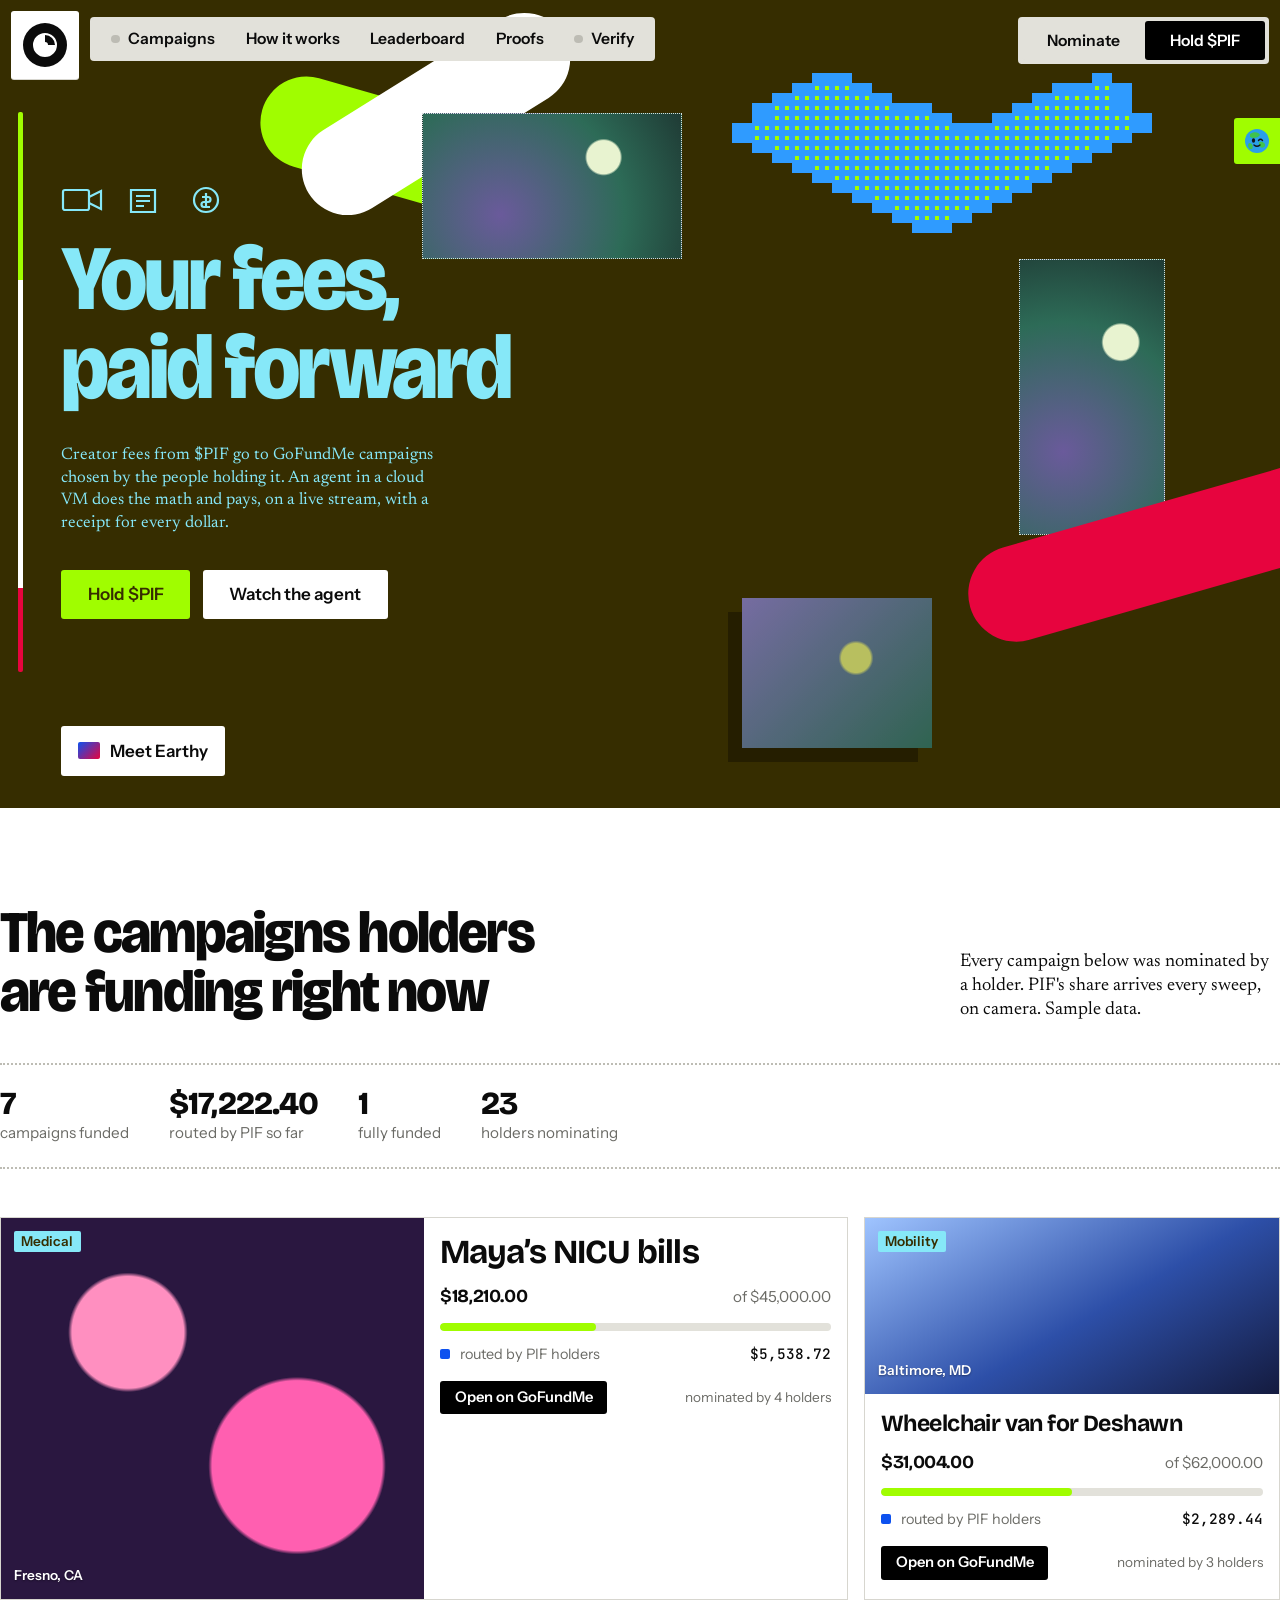
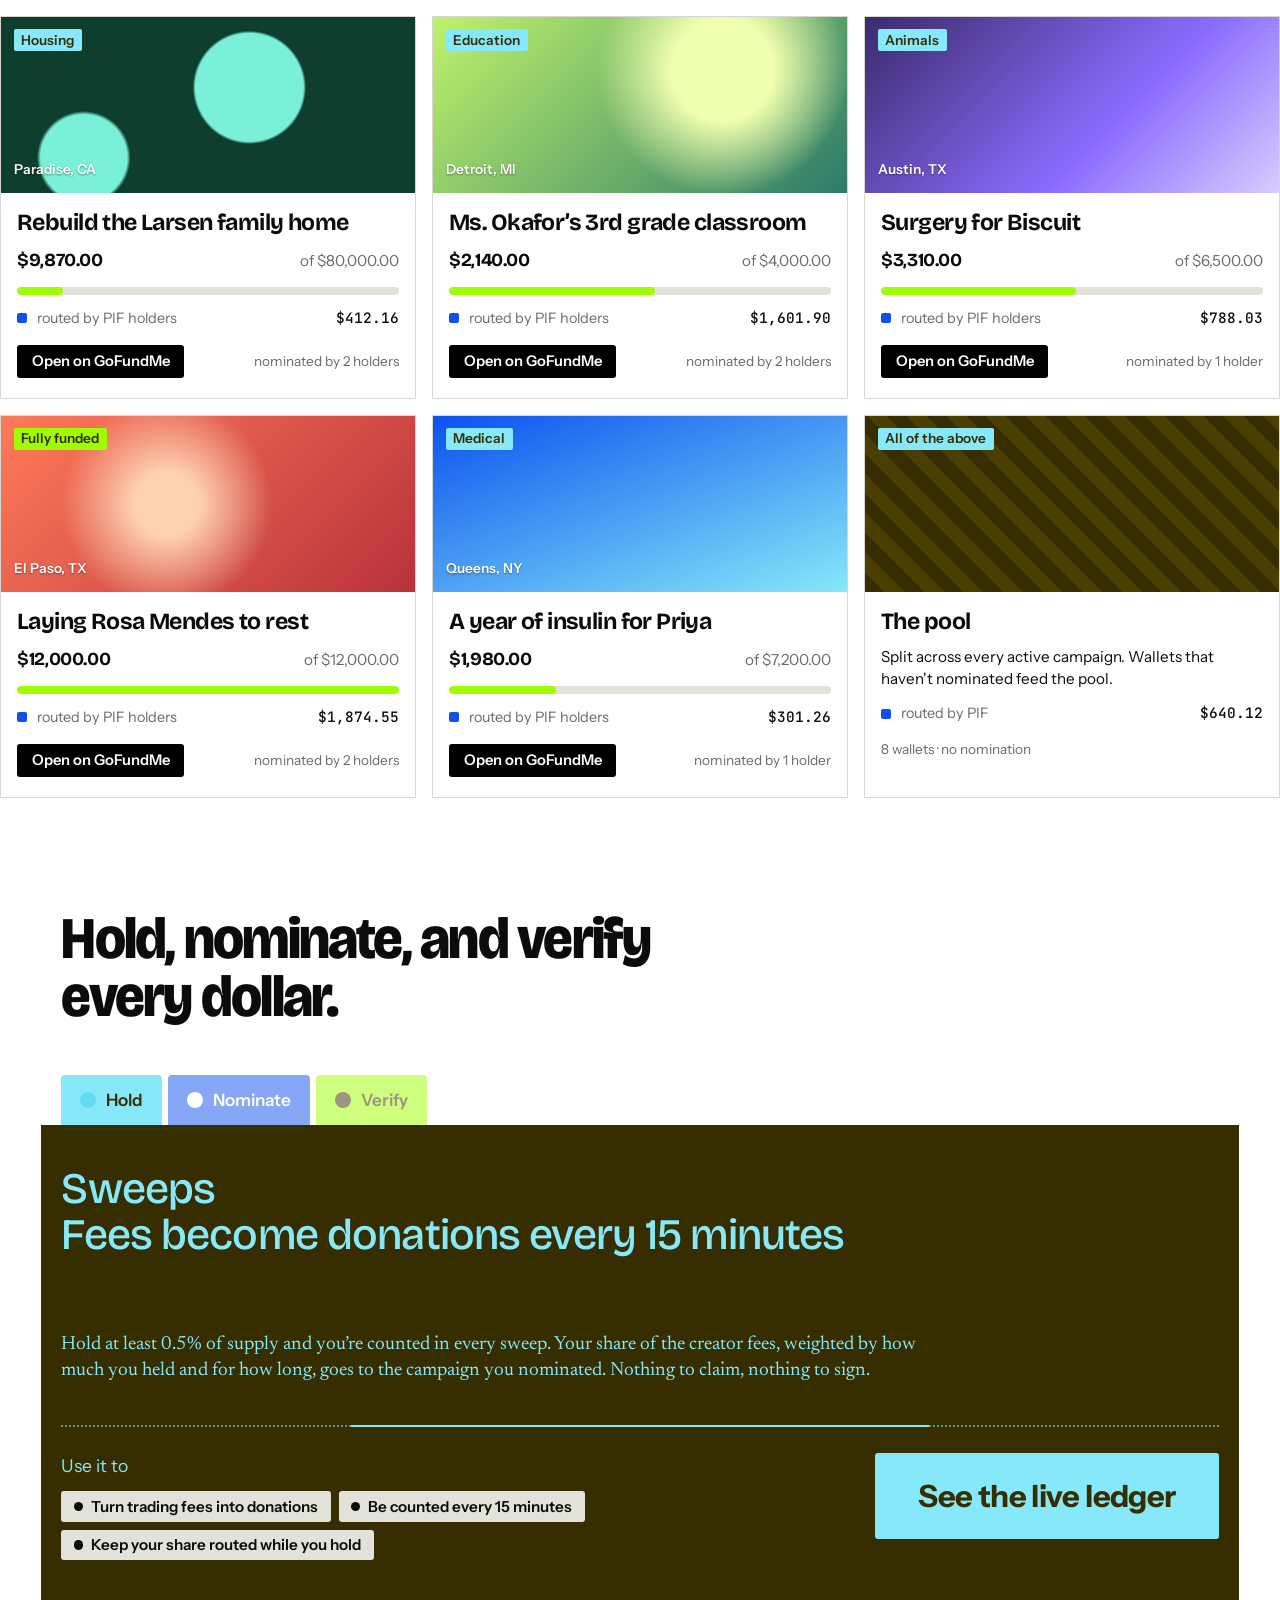
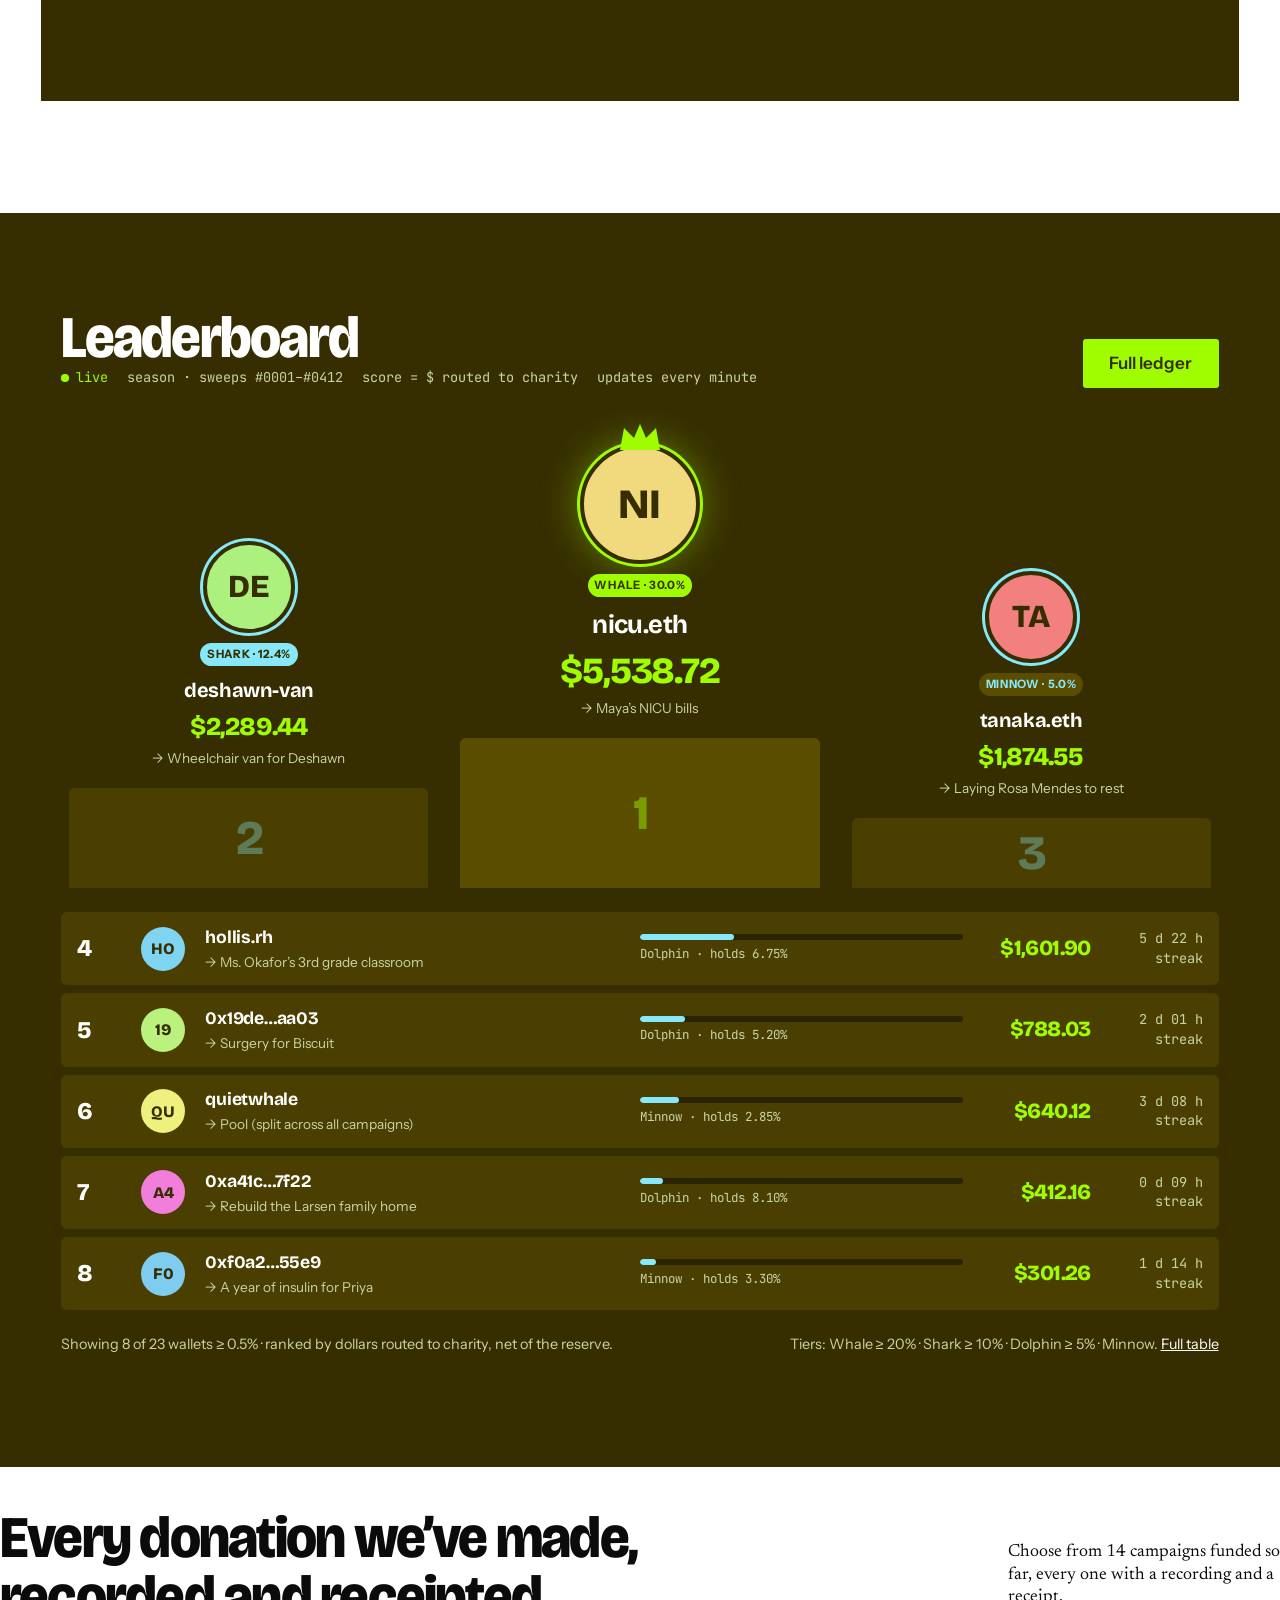
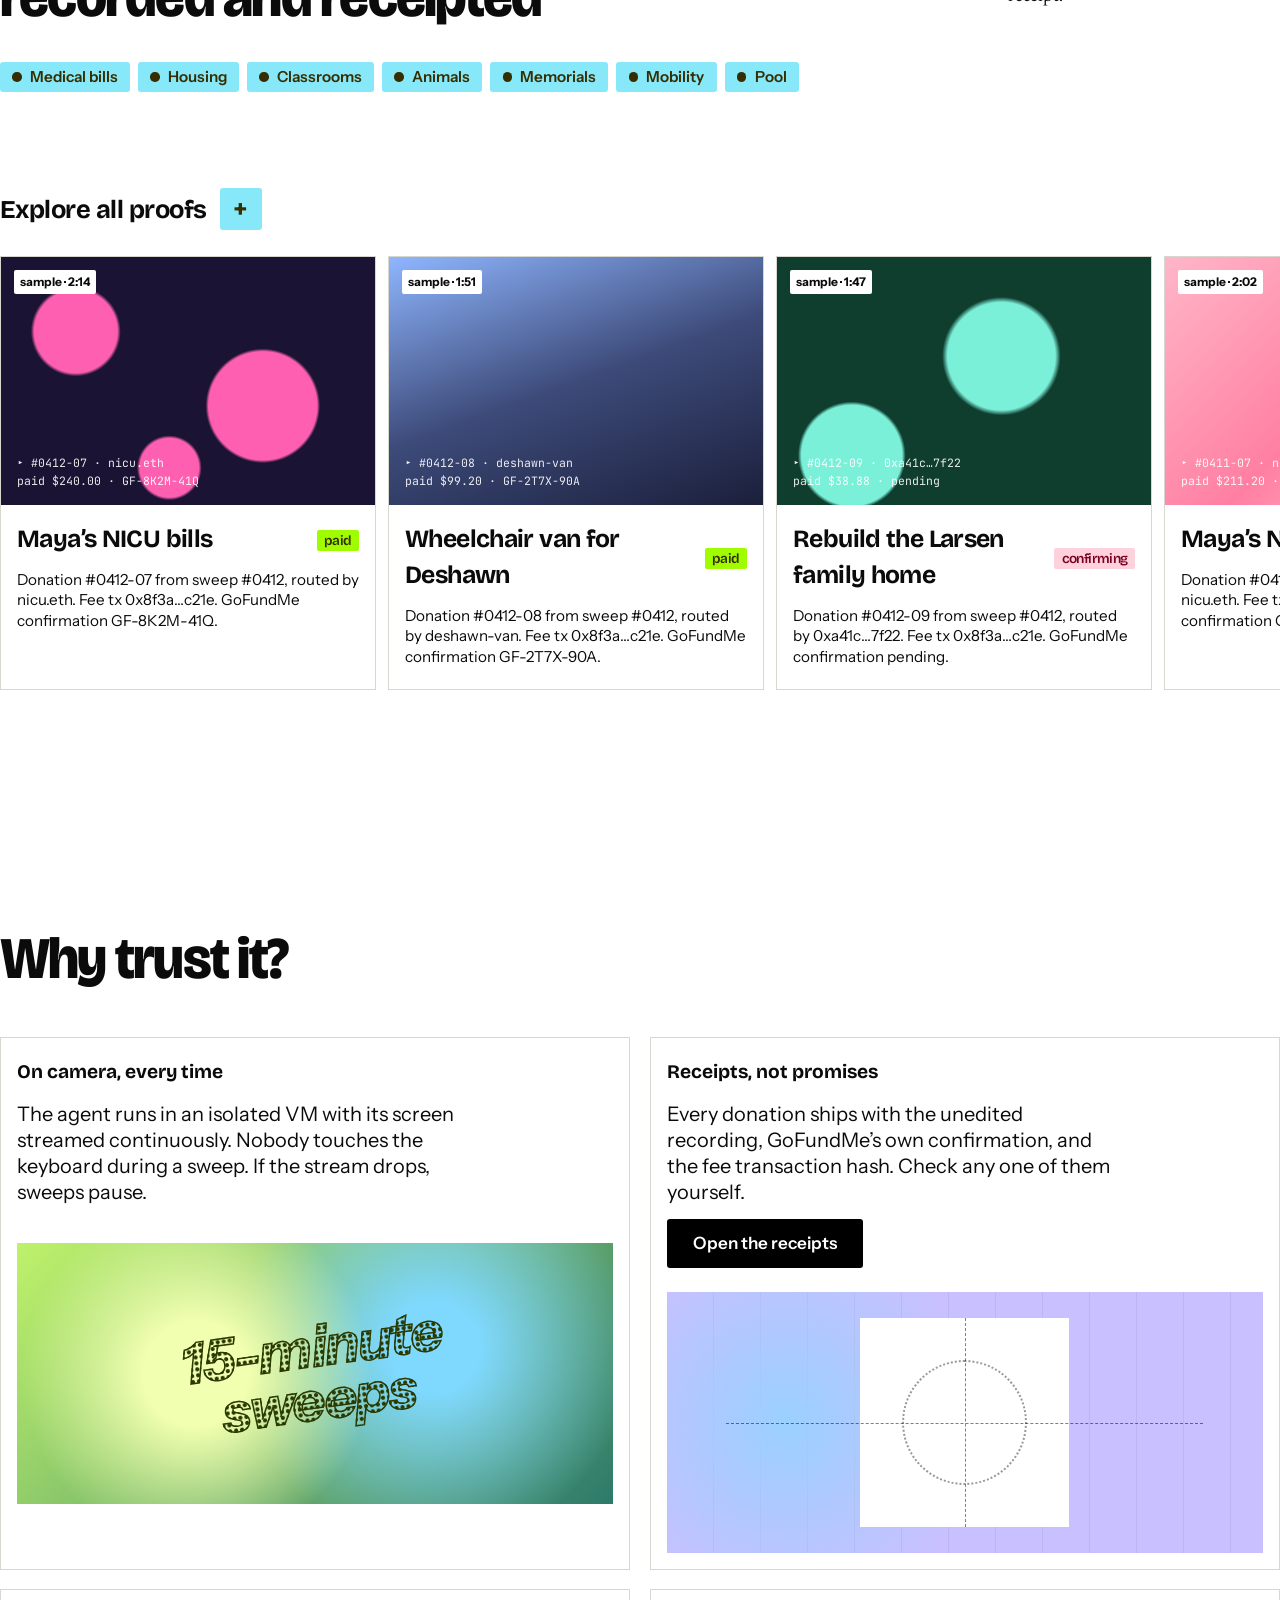
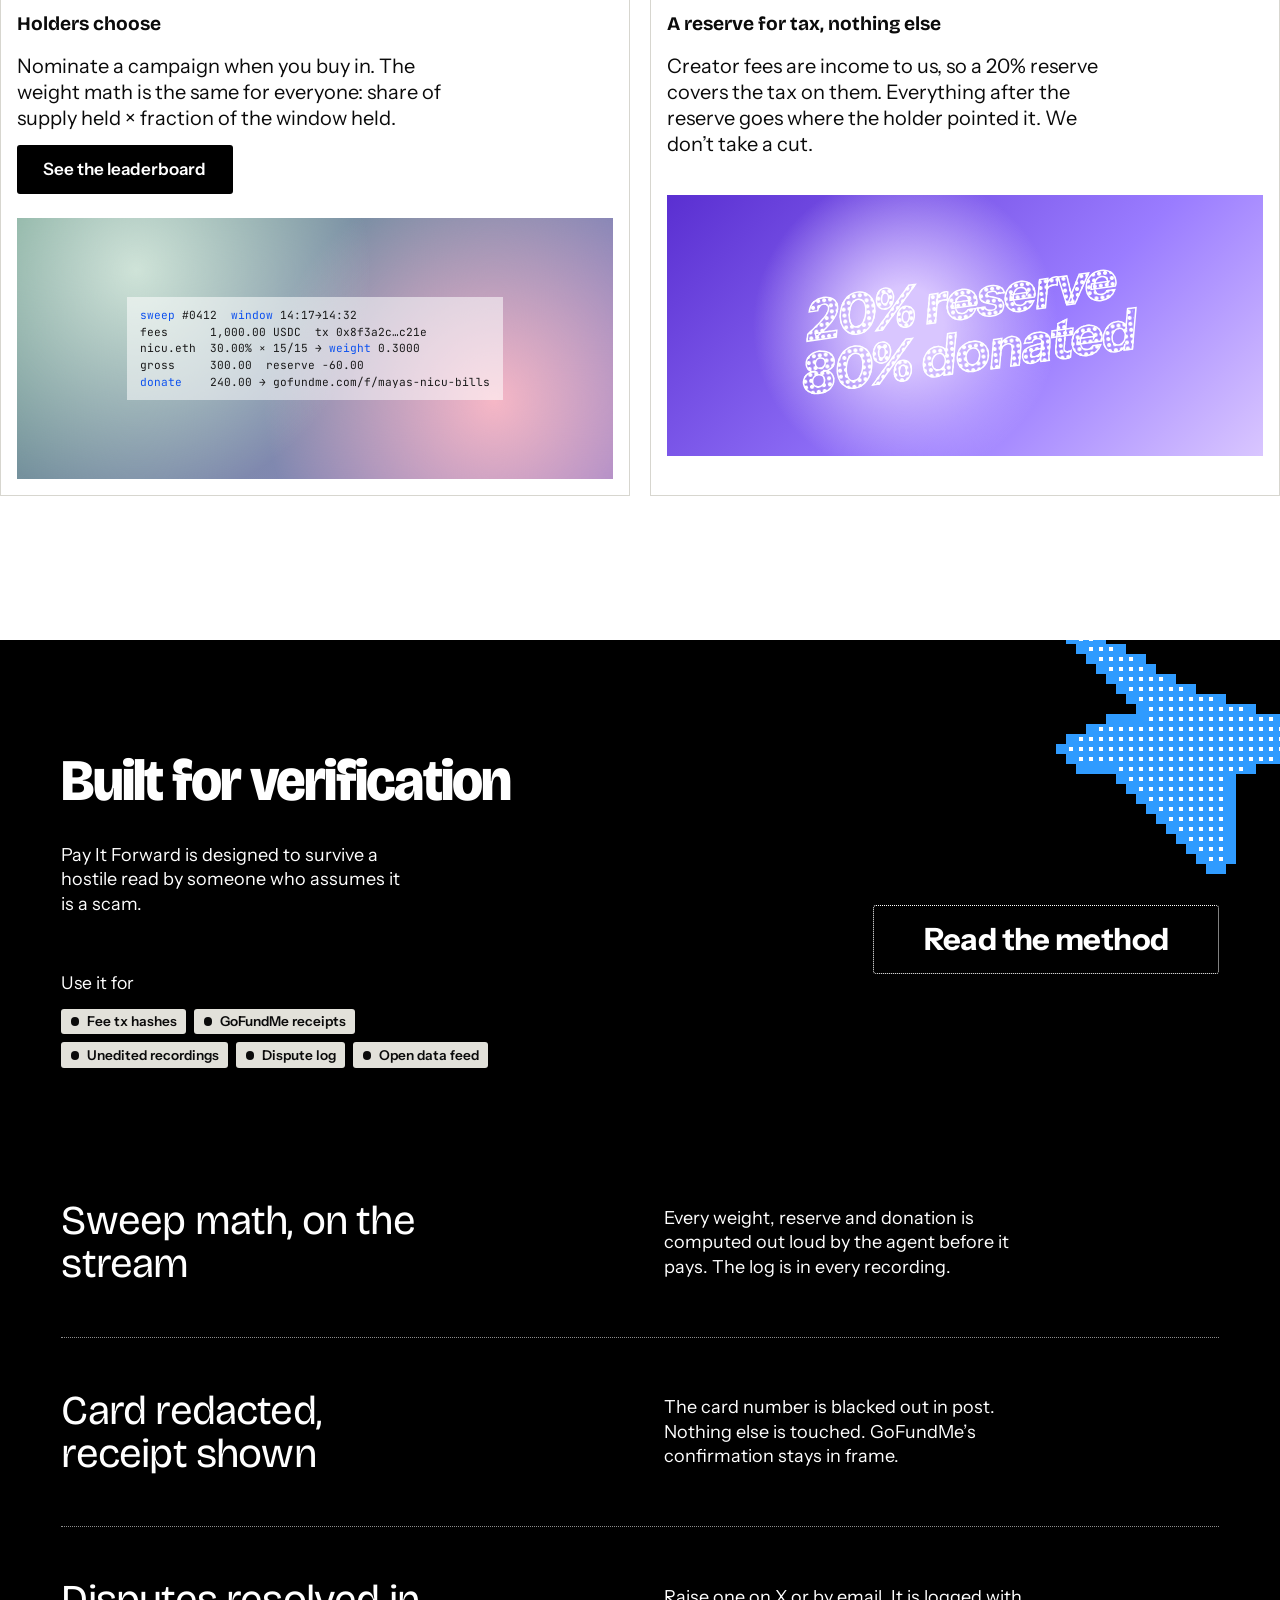
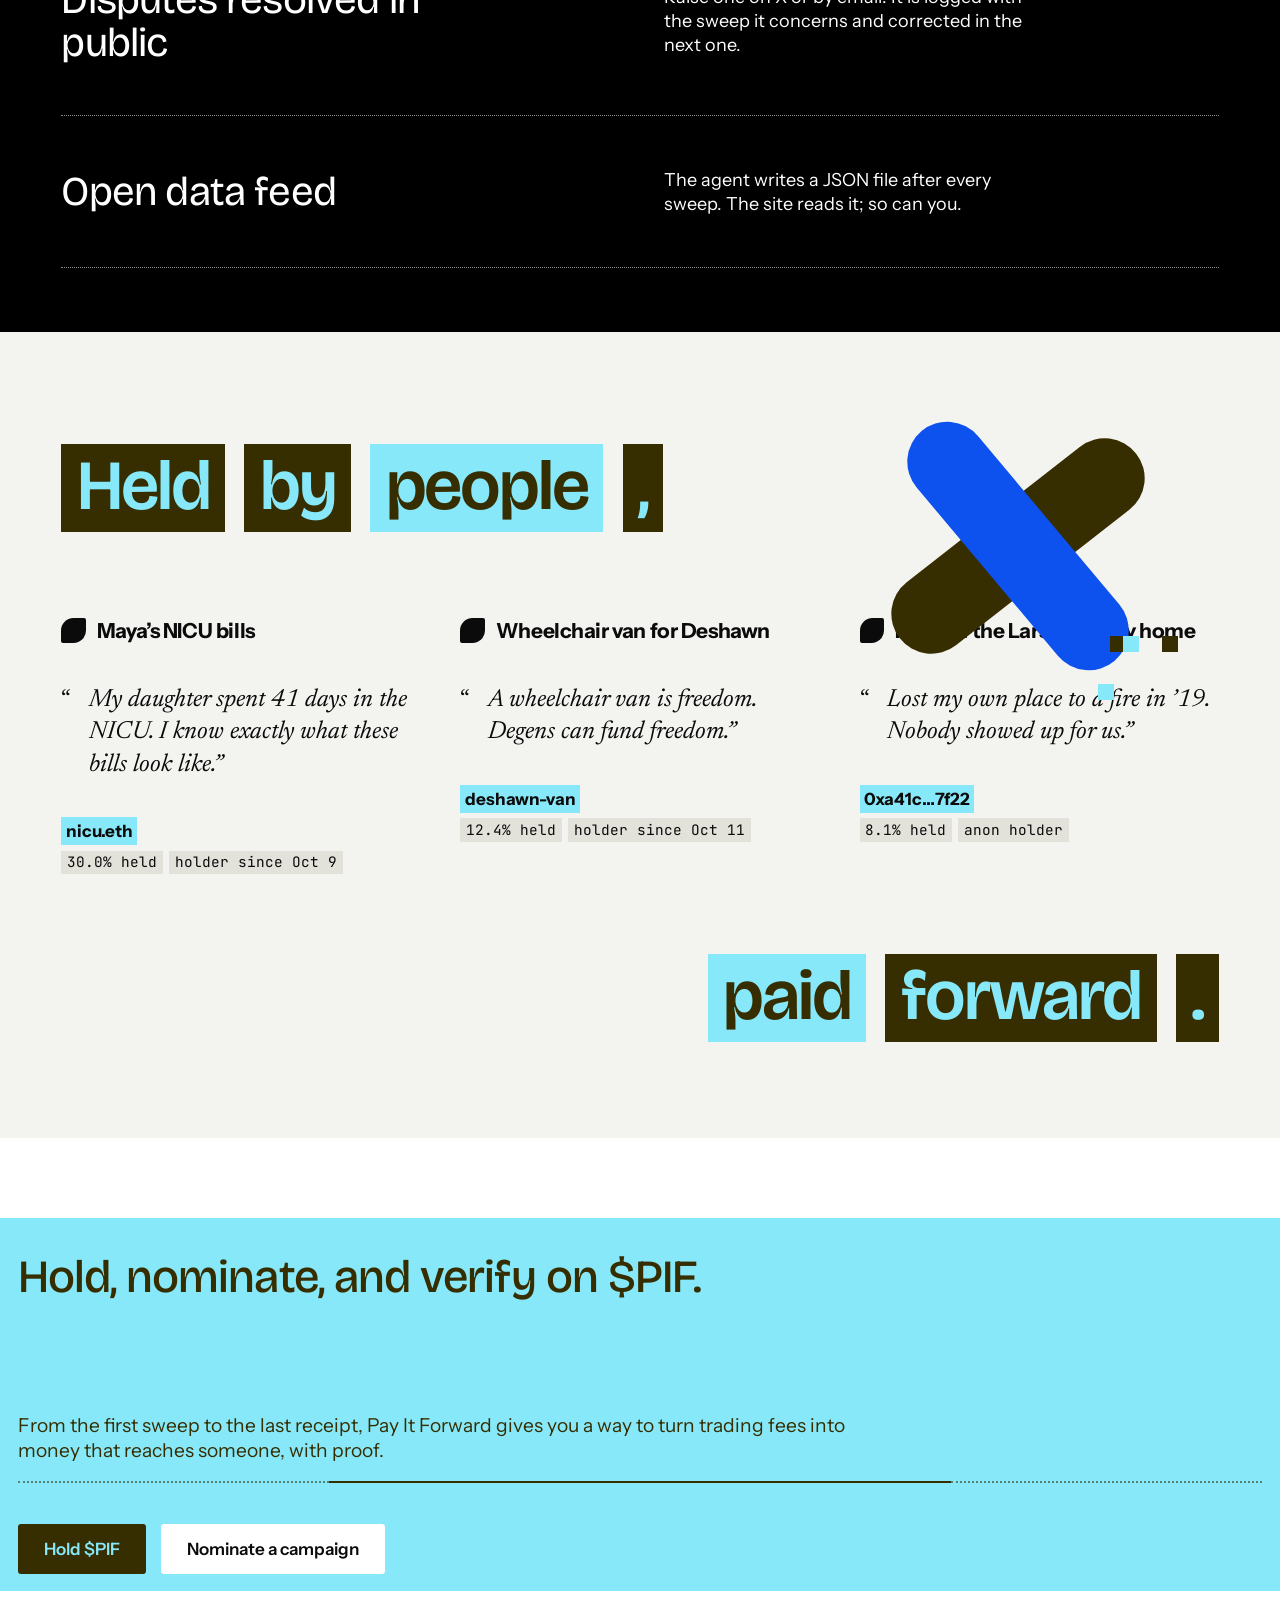
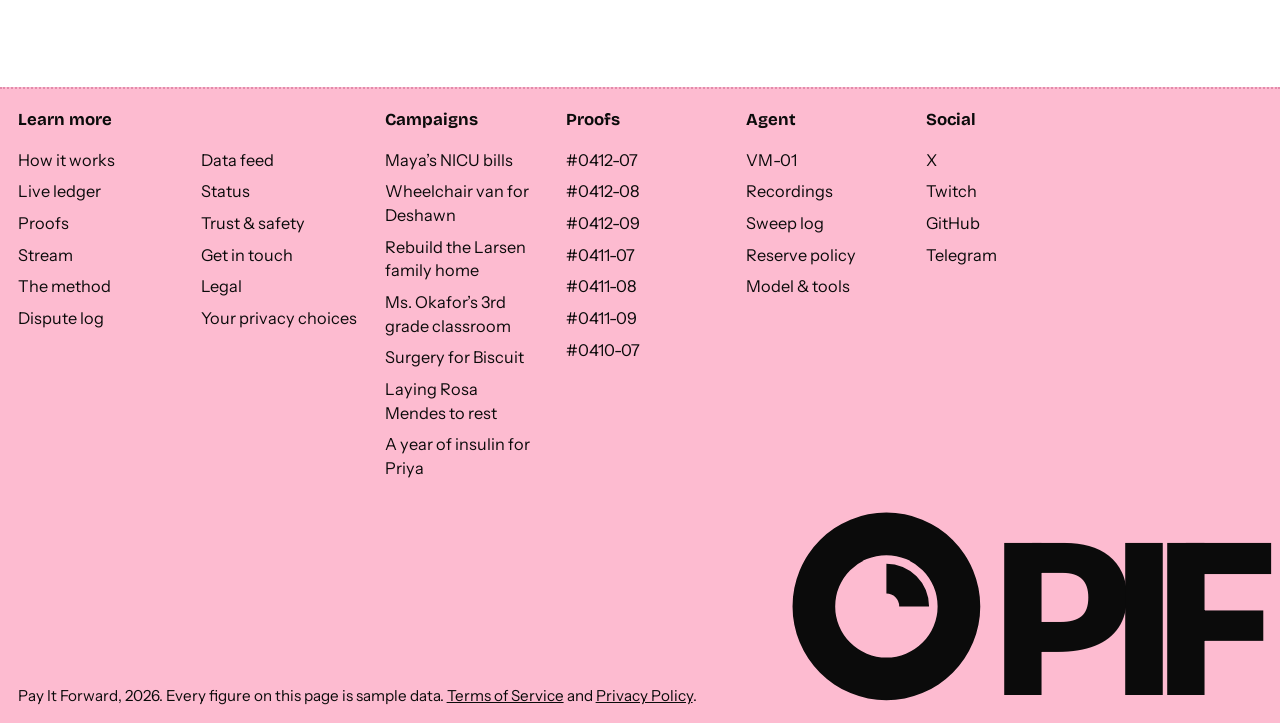
<file: replica/index.html>
<!doctype html>
<html lang="en">
<head>
<meta charset="utf-8">
<meta name="viewport" content="width=device-width, initial-scale=1">
<title>Pay It Forward · Your fees, paid forward</title>
<meta name="description" content="Creator fees from $PIF on Robinhood Chain are donated to GoFundMe campaigns chosen by holders, computed and paid on camera by an agent, with a receipt for every dollar.">
<link rel="preconnect" href="https://fonts.googleapis.com"><link rel="preconnect" href="https://fonts.gstatic.com" crossorigin>
<link href="https://fonts.googleapis.com/css2?family=Bricolage+Grotesque:opsz,wdth,wght@12..96,75..100,500;12..96,75..100,700;12..96,75..100,800&family=Instrument+Sans:wght@400;500;600;700&family=JetBrains+Mono:wght@400;500&family=Newsreader:ital,opsz,wght@0,6..72,400;1,6..72,400&display=swap" rel="stylesheet">
<link rel="stylesheet" href="styles.css">
<link rel="stylesheet" href="tour.css">
<script src="../prototype/data/sample.js"></script>
</head>
<body>

<svg width="0" height="0" style="position:absolute" aria-hidden="true">
  <symbol id="mark" viewBox="0 0 48 48"><path d="M24 2a22 22 0 1 0 0 44 22 22 0 0 0 0-44Zm0 10a12 12 0 1 1 0 24 12 12 0 0 1 0-24Z" fill="currentColor"/><path d="M24 14a10 10 0 0 1 10 10h-7a3 3 0 0 0-3-3v-7Z" fill="currentColor"/></symbol>
</svg>

<header class="nav" aria-label="Site">
  <div class="nav__left">
    <a class="logo" href="#top" aria-label="Pay It Forward"><svg><use href="#mark"/></svg></a>
    <nav class="navpill" aria-label="Primary">
      <a href="#charities" data-dot>Campaigns</a><a href="#how">How it works</a><a href="#leaderboard">Leaderboard</a><a href="#proofs">Proofs</a><a href="#verify" data-dot>Verify</a>
    </nav>
  </div>
  <div class="nav__right">
    <a class="btn btn--grey" href="#cta">Nominate</a>
    <a class="btn btn--black" href="#cta">Hold $PIF</a>
  </div>
</header>
<a class="edge-btn" href="../prototype/index.html?tour=0" aria-label="Replay Earthy's tour">
  <svg viewBox="0 0 30 30" aria-hidden="true"><circle cx="15" cy="15" r="12" fill="#2a9fe8"/><path d="M8 8c4-3 9-2 10 1-2 3-7 4-10 2z M17 16c3-1 7 1 6 4-2 3-7 2-6-4z M7 17c3 0 5 3 3 6-3 1-5-3-3-6z" fill="#3fc34c"/><ellipse cx="11.5" cy="14.5" rx="1.6" ry="2.2" fill="#141414"/><path d="M16.5 14.5q2-2.4 4 0" stroke="#141414" stroke-width="1.4" fill="none" stroke-linecap="round"/><path d="M12 19q3 2.6 6 0" stroke="#141414" stroke-width="1.4" fill="none" stroke-linecap="round"/></svg>
</a>
<i class="edge-bars" aria-hidden="true"></i>

<main id="top">
  <!-- ===== hero ===== -->
  <section class="hero">
    <div class="shape pill-x" aria-hidden="true"><i></i><i></i></div>
    <div class="shape panel panel--a" aria-hidden="true"></div>
    <svg class="shape pixel-blob" viewBox="0 0 44 28" aria-hidden="true" id="blob"></svg>
    <div class="shape panel panel--b" aria-hidden="true"></div>
    <div class="shape pill-pink" aria-hidden="true"></div>
    <div class="shape cube" aria-hidden="true"></div>
    <div class="pixels" id="hero-pixels" aria-hidden="true"></div>
    <div class="wrap hero__inner">
      <div class="hero__icons" aria-hidden="true">
        <svg viewBox="0 0 44 32"><rect x="2" y="6" width="26" height="20" rx="2"/><path d="M28 13l12-6v18l-12-6"/></svg>
        <svg viewBox="0 0 44 32"><path d="M6 6h24v22H6z M11 12h14 M11 17h14 M11 22h8"/></svg>
        <svg viewBox="0 0 44 32"><circle cx="18" cy="16" r="12"/><path d="M18 9v14 M14 13h6a2.5 2.5 0 0 1 0 5h-4a2.5 2.5 0 0 0 0 5h6"/></svg>
      </div>
      <h1 class="h-display">Your fees,<br>paid forward</h1>
      <p class="hero__lede">Creator fees from $PIF go to GoFundMe campaigns chosen by the people holding it. An agent in a cloud VM does the math and pays, on a live stream, with a receipt for every dollar.</p>
      <div class="hero__cta"><a class="btn btn--lime" href="#cta">Hold $PIF</a><a class="btn btn--white" href="#proofs">Watch the agent</a></div>
    </div>
    <a class="hero__chip" href="../prototype/index.html?tour=0"><i aria-hidden="true"></i>Meet Earthy</a>
  </section>

  <!-- ===== charities ===== -->
  <section class="wrap charities reveal" id="charities">
    <div class="charities__head">
      <h2 class="h-section">The campaigns holders<br>are funding right now</h2>
      <p class="note" id="charities-note"></p>
    </div>
    <div class="charities__stats" id="charities-stats"></div>
    <div class="cgrid stagger" id="cgrid"></div>
  </section>

  <!-- ===== tabs ===== -->
  <section class="wrap tabs-section reveal" id="how">
    <h2 class="h-section">Hold, nominate, and verify<br>every dollar.</h2>
    <div class="tabs" role="tablist">
      <button class="tab tab--cyan" role="tab" aria-selected="true" data-tab="hold">Hold</button>
      <button class="tab tab--blue" role="tab" aria-selected="false" data-tab="nominate">Nominate</button>
      <button class="tab tab--lime" role="tab" aria-selected="false" data-tab="verify">Verify</button>
    </div>
    <div class="olive-panel" id="panel">
      <div class="olive-panel__content" id="panel-content">
      <h3 class="h-panel" id="panel-title">Sweeps<br>Fees become donations every 15 minutes</h3>
      <p class="lede" id="panel-lede">Hold at least 0.5% of supply and you’re counted in every sweep. Your share of the creator fees, weighted by how much you held and for how long, goes to the campaign you nominated. Nothing to claim, nothing to sign.</p>
      <div class="divider" aria-hidden="true"><i></i><i></i><i></i></div>
      <div class="olive-panel__grid">
        <div>
          <p class="use">Use it to</p>
          <div class="chips" id="panel-chips"></div>
        </div>
        <a class="btn btn--cyan" id="panel-btn" href="../prototype/index.html?ledger">See the live ledger</a>
      </div>
      </div>
      <div class="pixels" id="panel-pixels" aria-hidden="true"></div>
    </div>
  </section>

  <!-- ===== leaderboard ===== -->
  <section class="lb reveal" id="leaderboard">
    <div class="pixels" id="lb-pixels" aria-hidden="true"></div>
    <div class="wrap">
      <div class="lb__head">
        <div>
          <h2 class="h-section" style="color:var(--white)">Leaderboard</h2>
          <p class="lb__season" id="lb-season"></p>
        </div>
        <a class="btn btn--lime" href="../prototype/index.html?ledger#leaderboard">Full ledger</a>
      </div>
      <div class="podium" id="podium"></div>
      <div class="ranks stagger" id="ranks"></div>
      <p class="lb__foot" id="lb-foot"></p>
    </div>
  </section>

  <!-- ===== proofs carousel ===== -->
  <section class="wrap proofs-section reveal" id="proofs">
    <div class="head">
      <div>
        <h2 class="h-section">Every donation we’ve made,<br>recorded and receipted</h2>
        <div class="chips" style="margin-top:2.2rem" id="proof-chips"></div>
      </div>
      <p class="note" id="proof-note"></p>
    </div>
    <p class="explore"><a href="../prototype/index.html?ledger#proofs">Explore all proofs</a> <b aria-hidden="true">+</b></p>
    <div class="carousel" id="carousel"></div>
  </section>

  <!-- ===== why ===== -->
  <section class="wrap why reveal">
    <h2 class="h-section">Why trust it?</h2>
    <div class="why__grid stagger">
      <article class="why__card">
        <h3>On camera, every time</h3>
        <p>The agent runs in an isolated VM with its screen streamed continuously. Nobody touches the keyboard during a sweep. If the stream drops, sweeps pause.</p>
        <span></span>
        <div class="art art--lime"><span class="dotted-text" style="--dot:#2a3a00">15-minute<br>sweeps</span></div>
      </article>
      <article class="why__card">
        <h3>Receipts, not promises</h3>
        <p>Every donation ships with the unedited recording, GoFundMe’s own confirmation, and the fee transaction hash. Check any one of them yourself.</p>
        <a class="btn btn--black" href="../prototype/index.html?ledger#proofs">Open the receipts</a>
        <div class="art art--grid art__cross"><div class="art__receipt"><i></i></div></div>
      </article>
      <article class="why__card">
        <h3>Holders choose</h3>
        <p>Nominate a campaign when you buy in. The weight math is the same for everyone: share of supply held × fraction of the window held.</p>
        <a class="btn btn--black" href="../prototype/index.html?ledger#leaderboard">See the leaderboard</a>
        <div class="art art--code"><pre class="art__code"><b>sweep</b> #0412  <b>window</b> 14:17→14:32
fees      1,000.00 USDC  tx 0x8f3a2c…c21e
nicu.eth  30.00% × 15/15 → <b>weight</b> 0.3000
gross     300.00  reserve −60.00
<b>donate</b>    240.00 → gofundme.com/f/mayas-nicu-bills</pre></div>
      </article>
      <article class="why__card">
        <h3>A reserve for tax, nothing else</h3>
        <p>Creator fees are income to us, so a 20% reserve covers the tax on them. Everything after the reserve goes where the holder pointed it. We don’t take a cut.</p>
        <span></span>
        <div class="art art--violet"><span class="dotted-text" style="--dot:#fff">20% reserve<br>80% donated</span></div>
      </article>
    </div>
  </section>

  <!-- ===== verify ===== -->
  <section class="verify reveal" id="verify">
    <div class="px-white" id="verify-pixels" aria-hidden="true"></div>
    <svg class="plane" viewBox="0 0 30 42" aria-hidden="true" id="plane"></svg>
    <div class="wrap">
      <h2 class="h-section">Built for verification</h2>
      <div class="verify__top">
        <div>
          <p class="lede">Pay It Forward is designed to survive a hostile read by someone who assumes it is a scam.</p>
          <p class="use">Use it for</p>
          <div class="chips"><span class="chip chip--grey chip--small">Fee tx hashes</span><span class="chip chip--grey chip--small">GoFundMe receipts</span><span class="chip chip--grey chip--small">Unedited recordings</span><span class="chip chip--grey chip--small">Dispute log</span><span class="chip chip--grey chip--small">Open data feed</span></div>
        </div>
        <a class="btn btn--dotted" href="#verify-rows">Read the method</a>
      </div>
      <div class="rows" id="verify-rows">
        <div class="row"><h3>Sweep math, on the stream</h3><p>Every weight, reserve and donation is computed out loud by the agent before it pays. The log is in every recording.</p></div>
        <div class="row"><h3>Card redacted, receipt shown</h3><p>The card number is blacked out in post. Nothing else is touched. GoFundMe’s confirmation stays in frame.</p></div>
        <div class="row"><h3>Disputes resolved in public</h3><p>Raise one on X or by email. It is logged with the sweep it concerns and corrected in the next one.</p></div>
        <div class="row"><h3>Open data feed</h3><p>The agent writes a JSON file after every sweep. The site reads it; so can you.</p></div>
      </div>
    </div>
  </section>

  <!-- ===== voices ===== -->
  <section class="voices reveal" id="voices">
    <div class="cross" aria-hidden="true"><i></i><i></i></div>
    <i class="sq sq--o" style="right:12%;top:19rem" aria-hidden="true"></i><i class="sq sq--c" style="right:11%;top:19rem" aria-hidden="true"></i><i class="sq sq--o" style="right:8%;top:19rem" aria-hidden="true"></i><i class="sq sq--c" style="right:13%;top:22rem" aria-hidden="true"></i>
    <div class="wrap">
      <div class="words"><span class="word">Held</span><span class="word">by</span><span class="word word--inv">people</span><span class="word">,</span></div>
      <div class="quotes stagger" id="quotes"></div>
      <div class="words words--right"><span class="word word--inv">paid</span><span class="word">forward</span><span class="word">.</span></div>
    </div>
  </section>

  <!-- ===== cta ===== -->
  <section class="wrap cta reveal" id="cta">
    <div class="cta__panel">
      <h2>Hold, nominate, and verify on $PIF.</h2>
      <p class="lede">From the first sweep to the last receipt, Pay It Forward gives you a way to turn trading fees into money that reaches someone, with proof.</p>
      <div class="divider" aria-hidden="true"><i></i><i></i><i></i></div>
      <div class="btns"><a class="btn btn--olive" id="cta-buy" href="#">Hold $PIF</a><a class="btn btn--white" href="../prototype/index.html?ledger">Nominate a campaign</a></div>
    </div>
  </section>
</main>

<footer class="footer">
  <div class="footer__cols">
    <div class="wide"><h3>Learn more</h3><ul class="two"><li><a href="#how">How it works</a></li><li><a href="../prototype/index.html?ledger">Live ledger</a></li><li><a href="../prototype/index.html?ledger#proofs">Proofs</a></li><li><a href="#">Stream</a></li><li><a href="#verify">The method</a></li><li><a href="#">Dispute log</a></li><li><a href="#">Data feed</a></li><li><a href="#">Status</a></li><li><a href="#">Trust &amp; safety</a></li><li><a href="#">Get in touch</a></li><li><a href="#">Legal</a></li><li><a href="#">Your privacy choices</a></li></ul></div>
    <div><h3>Campaigns</h3><ul id="f-campaigns"></ul></div>
    <div><h3>Proofs</h3><ul id="f-proofs"></ul></div>
    <div><h3>Agent</h3><ul><li><a href="#">VM-01</a></li><li><a href="#">Recordings</a></li><li><a href="#">Sweep log</a></li><li><a href="#">Reserve policy</a></li><li><a href="#">Model &amp; tools</a></li></ul></div>
    <div><h3>Social</h3><ul><li><a id="f-x" href="#">X</a></li><li><a href="#">Twitch</a></li><li><a href="#">GitHub</a></li><li><a href="#">Telegram</a></li></ul></div>
  </div>
  <div class="footer__mark" aria-hidden="true"><svg viewBox="0 0 48 48"><use href="#mark"/></svg><b>PIF</b></div>
  <p class="footer__legal" id="legal"></p>
</footer>

<script src="app.js"></script>
<script src="tour-timeline.js"></script>
<script src="tour.js"></script>
</body>
</html>
</file>
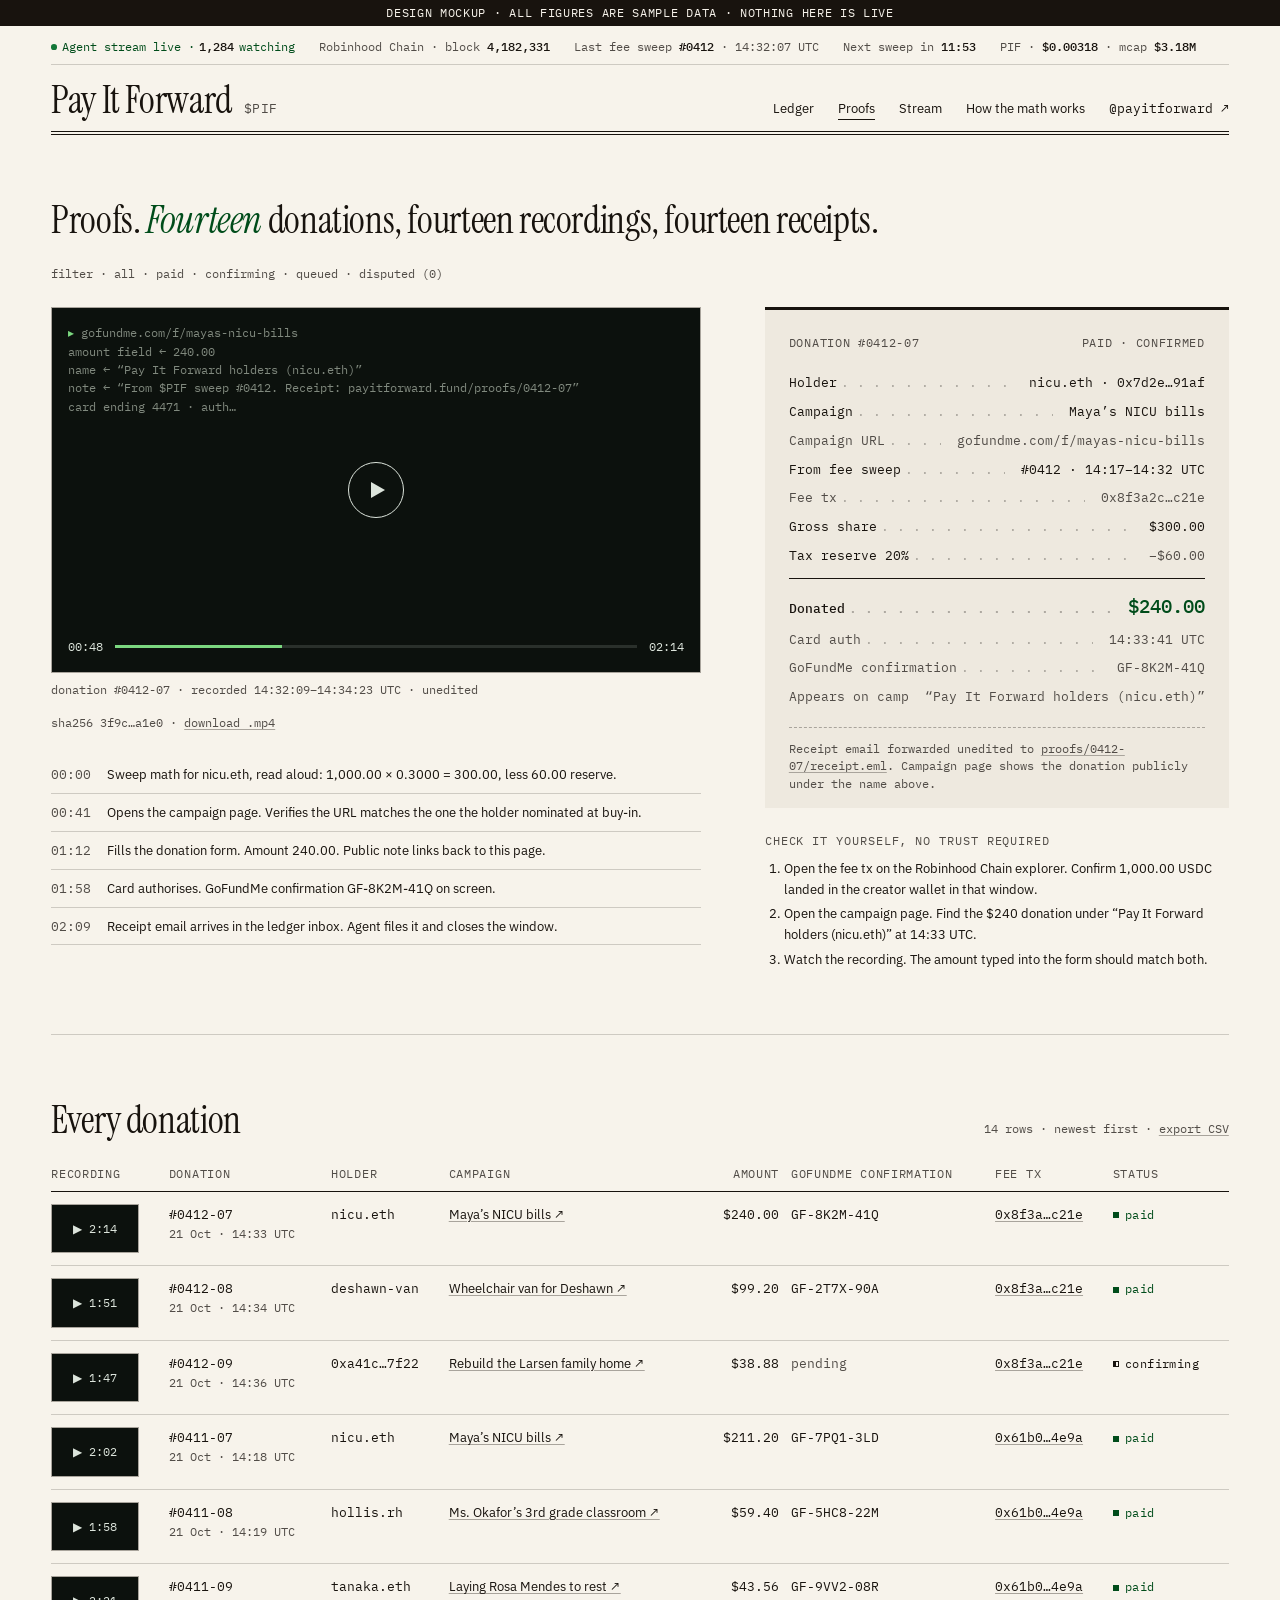
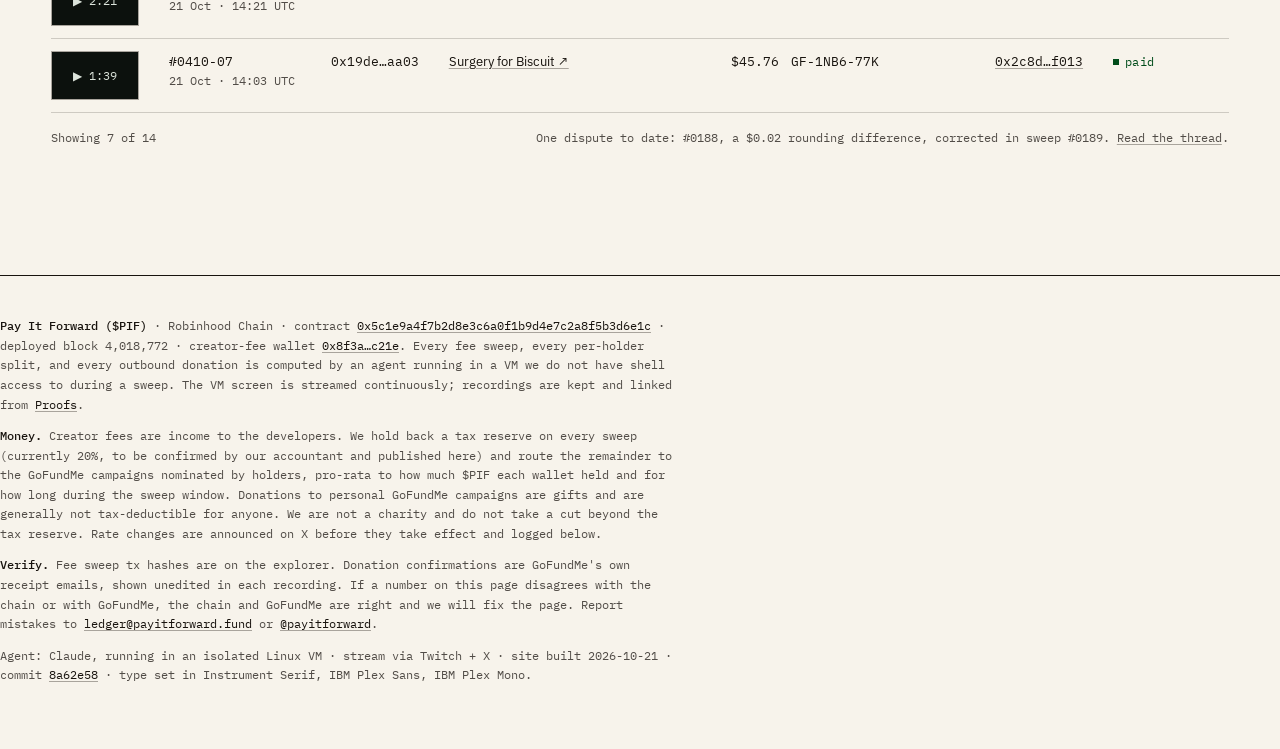
<file: mockups/proofs.html>
<!doctype html>
<html lang="en">
<head>
<title>Pay It Forward · proofs</title>
<meta charset="utf-8">
<meta name="viewport" content="width=device-width, initial-scale=1">
<link rel="preconnect" href="https://fonts.googleapis.com">
<link rel="preconnect" href="https://fonts.gstatic.com" crossorigin>
<link href="https://fonts.googleapis.com/css2?family=IBM+Plex+Mono:wght@400;500&family=IBM+Plex+Sans:wght@400;500&family=Instrument+Serif:ital@0;1&display=swap" rel="stylesheet">
<link rel="stylesheet" href="pif.css">
</head>
<body>
<p class="mock-note">Design mockup · all figures are sample data · nothing here is live</p>
<header class="mast wrap">
  <p class="mast__status">
    <span class="live">Agent stream live · <b>1,284</b> watching</span>
    <span>Robinhood Chain · block <b>4,182,331</b></span>
    <span>Last fee sweep <b>#0412</b> · 14:32:07 UTC</span>
    <span>Next sweep in <b>11:53</b></span>
    <span>PIF · <b>$0.00318</b> · mcap <b>$3.18M</b></span>
  </p>
  <div class="mast__row">
    <h1 class="wordmark"><a href="index.html">Pay It Forward</a> <span class="ticker">$PIF</span></h1>
    <nav class="mast__nav" aria-label="Primary">
      <ul>
        <li><a href="index.html" >Ledger</a></li>
        <li><a href="proofs.html" aria-current="page">Proofs</a></li>
        <li><a href="#stream">Stream</a></li>
        <li><a href="#how">How the math works</a></li>
        <li><a href="https://x.com/payitforward" class="mono">@payitforward ↗</a></li>
      </ul>
    </nav>
  </div>
  <hr class="mast__rule" aria-hidden="true">
</header>
<main class="wrap">
  <section class="sec" style="border-top:0" aria-labelledby="proofs-title">
    <div class="sec__head">
      <h2 class="sec__title" id="proofs-title">Proofs. <em>Fourteen</em> donations, fourteen recordings, fourteen receipts.</h2>
      <p class="sec__aside">filter · all · paid · confirming · queued · disputed (0)</p>
    </div>

    <div class="proof-detail">
      <figure>
        <div class="video" role="img" aria-label="Recording of the agent paying donation 0412-07">
          <div class="video__log">
<div><span class="k">▸</span> gofundme.com/f/mayas-nicu-bills</div>
<div>  amount field ← 240.00</div>
<div>  name ← “Pay It Forward holders (nicu.eth)”</div>
<div>  note ← “From $PIF sweep #0412. Receipt: payitforward.fund/proofs/0412-07”</div>
<div>  card ending 4471 · auth…</div>
          </div>
          <div class="video__play" aria-hidden="true"></div>
          <div class="video__scrub"><span>00:48</span><div class="track"><i></i></div><span>02:14</span></div>
        </div>
        <figcaption><span>donation #0412-07 · recorded 14:32:09–14:34:23 UTC · unedited</span><span>sha256 3f9c…a1e0 · <a href="#">download .mp4</a></span></figcaption>
        <ul class="chapters">
          <li><span class="ts">00:00</span><span>Sweep math for nicu.eth, read aloud: 1,000.00 × 0.3000 = 300.00, less 60.00 reserve.</span></li>
          <li><span class="ts">00:41</span><span>Opens the campaign page. Verifies the URL matches the one the holder nominated at buy-in.</span></li>
          <li><span class="ts">01:12</span><span>Fills the donation form. Amount 240.00. Public note links back to this page.</span></li>
          <li><span class="ts">01:58</span><span>Card authorises. GoFundMe confirmation GF-8K2M-41Q on screen.</span></li>
          <li><span class="ts">02:09</span><span>Receipt email arrives in the ledger inbox. Agent files it and closes the window.</span></li>
        </ul>
      </figure>

      <div>
        <div class="receipt" role="group" aria-label="Receipt for donation 0412-07">
          <p class="receipt__title"><span>Donation #0412-07</span><span>paid · confirmed</span></p>
          <dl>
            <div class="row"><dt>Holder</dt><dd>nicu.eth · 0x7d2e…91af</dd></div>
            <div class="row"><dt>Campaign</dt><dd>Maya’s NICU bills</dd></div>
            <div class="row sub"><dt>Campaign URL</dt><dd>gofundme.com/f/mayas-nicu-bills</dd></div>
            <div class="row"><dt>From fee sweep</dt><dd>#0412 · 14:17–14:32 UTC</dd></div>
            <div class="row sub"><dt>Fee tx</dt><dd>0x8f3a2c…c21e</dd></div>
            <div class="row"><dt>Gross share</dt><dd>$300.00</dd></div>
            <div class="row minus"><dt>Tax reserve 20%</dt><dd>−$60.00</dd></div>
            <div class="row total"><dt>Donated</dt><dd>$240.00</dd></div>
            <div class="row sub"><dt>Card auth</dt><dd>14:33:41 UTC</dd></div>
            <div class="row sub"><dt>GoFundMe confirmation</dt><dd>GF-8K2M-41Q</dd></div>
            <div class="row sub"><dt>Appears on campaign as</dt><dd>“Pay It Forward holders (nicu.eth)”</dd></div>
          </dl>
          <p class="receipt__foot">Receipt email forwarded unedited to <a href="#">proofs/0412-07/receipt.eml</a>. Campaign page shows the donation publicly under the name above.</p>
        </div>
        <div class="verify">
          <p class="label">Check it yourself, no trust required</p>
          <ol>
            <li>Open the fee tx on the Robinhood Chain explorer. Confirm 1,000.00 USDC landed in the creator wallet in that window.</li>
            <li>Open the campaign page. Find the $240 donation under “Pay It Forward holders (nicu.eth)” at 14:33 UTC.</li>
            <li>Watch the recording. The amount typed into the form should match both.</li>
          </ol>
        </div>
      </div>
    </div>
  </section>

  <section class="sec" aria-labelledby="all-title">
    <div class="sec__head">
      <h2 class="sec__title" id="all-title">Every donation</h2>
      <p class="sec__aside">14 rows · newest first · <a href="#">export CSV</a></p>
    </div>
    <div class="table-scroll">
    <table class="ledger proofs">
      <thead><tr>
        <th>Recording</th><th>Donation</th><th>Holder</th><th>Campaign</th><th class="num">Amount</th><th>GoFundMe confirmation</th><th>Fee tx</th><th>Status</th>
      </tr></thead>
      <tbody>
        <tr><td><div class="thumb">▶ 2:14</div></td><td class="id">#0412-07<small>21 Oct · 14:33 UTC</small></td><td class="holder">nicu.eth</td><td class="camp"><a href="#">Maya’s NICU bills ↗</a></td><td class="num">$240.00</td><td class="mono">GF-8K2M-41Q</td><td class="mono"><a href="#">0x8f3a…c21e</a></td><td><span class="status status--paid">paid</span></td></tr>
        <tr><td><div class="thumb">▶ 1:51</div></td><td class="id">#0412-08<small>21 Oct · 14:34 UTC</small></td><td class="holder">deshawn-van</td><td class="camp"><a href="#">Wheelchair van for Deshawn ↗</a></td><td class="num">$99.20</td><td class="mono">GF-2T7X-90A</td><td class="mono"><a href="#">0x8f3a…c21e</a></td><td><span class="status status--paid">paid</span></td></tr>
        <tr><td><div class="thumb">▶ 1:47</div></td><td class="id">#0412-09<small>21 Oct · 14:36 UTC</small></td><td class="holder">0xa41c…7f22</td><td class="camp"><a href="#">Rebuild the Larsen family home ↗</a></td><td class="num">$38.88</td><td class="mono muted">pending</td><td class="mono"><a href="#">0x8f3a…c21e</a></td><td><span class="status status--confirming">confirming</span></td></tr>
        <tr><td><div class="thumb">▶ 2:02</div></td><td class="id">#0411-07<small>21 Oct · 14:18 UTC</small></td><td class="holder">nicu.eth</td><td class="camp"><a href="#">Maya’s NICU bills ↗</a></td><td class="num">$211.20</td><td class="mono">GF-7PQ1-3LD</td><td class="mono"><a href="#">0x61b0…4e9a</a></td><td><span class="status status--paid">paid</span></td></tr>
        <tr><td><div class="thumb">▶ 1:58</div></td><td class="id">#0411-08<small>21 Oct · 14:19 UTC</small></td><td class="holder">hollis.rh</td><td class="camp"><a href="#">Ms. Okafor’s 3rd grade classroom ↗</a></td><td class="num">$59.40</td><td class="mono">GF-5HC8-22M</td><td class="mono"><a href="#">0x61b0…4e9a</a></td><td><span class="status status--paid">paid</span></td></tr>
        <tr><td><div class="thumb">▶ 2:21</div></td><td class="id">#0411-09<small>21 Oct · 14:21 UTC</small></td><td class="holder">tanaka.eth</td><td class="camp"><a href="#">Laying Rosa Mendes to rest ↗</a></td><td class="num">$43.56</td><td class="mono">GF-9VV2-08R</td><td class="mono"><a href="#">0x61b0…4e9a</a></td><td><span class="status status--paid">paid</span></td></tr>
        <tr><td><div class="thumb">▶ 1:39</div></td><td class="id">#0410-07<small>21 Oct · 14:03 UTC</small></td><td class="holder">0x19de…aa03</td><td class="camp"><a href="#">Surgery for Biscuit ↗</a></td><td class="num">$45.76</td><td class="mono">GF-1NB6-77K</td><td class="mono"><a href="#">0x2c8d…f013</a></td><td><span class="status status--paid">paid</span></td></tr>
      </tbody>
    </table>
    </div>
    <p class="ledger__foot"><span>Showing 7 of 14</span><span>One dispute to date: #0188, a $0.02 rounding difference, corrected in sweep #0189. <a href="#">Read the thread</a>.</span></p>
  </section>
</main>
<footer class="colophon wrap">
  <p><b>Pay It Forward ($PIF)</b> · Robinhood Chain · contract <a href="#">0x5c1e9a4f7b2d8e3c6a0f1b9d4e7c2a8f5b3d6e1c</a> · deployed block 4,018,772 · creator-fee wallet <a href="#">0x8f3a…c21e</a>. Every fee sweep, every per-holder split, and every outbound donation is computed by an agent running in a VM we do not have shell access to during a sweep. The VM screen is streamed continuously; recordings are kept and linked from <a href="proofs.html">Proofs</a>.</p>
  <p><b>Money.</b> Creator fees are income to the developers. We hold back a tax reserve on every sweep (currently 20%, to be confirmed by our accountant and published here) and route the remainder to the GoFundMe campaigns nominated by holders, pro-rata to how much $PIF each wallet held and for how long during the sweep window. Donations to personal GoFundMe campaigns are gifts and are generally not tax-deductible for anyone. We are not a charity and do not take a cut beyond the tax reserve. Rate changes are announced on X before they take effect and logged below.</p>
  <p><b>Verify.</b> Fee sweep tx hashes are on the explorer. Donation confirmations are GoFundMe's own receipt emails, shown unedited in each recording. If a number on this page disagrees with the chain or with GoFundMe, the chain and GoFundMe are right and we will fix the page. Report mistakes to <a href="#">ledger@payitforward.fund</a> or <a href="#">@payitforward</a>.</p>
  <p>Agent: Claude, running in an isolated Linux VM · stream via Twitch + X · site built 2026-10-21 · commit <a href="#">8a62e58</a> · type set in Instrument Serif, IBM Plex Sans, IBM Plex Mono.</p>
</footer>
</body>
</html>
</file>
<file: assets/styles.css>
/* Pay It Forward ($PIF) — sizes in rem; the root font size scales with the viewport (10px at ~1073px wide), capped at 15px for big screens. */
:root {
  --orange-a: #e8a333;
  --orange-b: #e48d2b;
  --orange-c: #da7428;
  --brown: #3b1e14;
  --brown-soft: #4d2c20;
  --cream: #f4ece3;
  --cream-row: rgba(232, 208, 172, 0.22);
  --accent: #e8902d;
  --muted: #6b574d;
  --line: rgba(59, 30, 20, 0.10);
  --green: #33c27a;
  --sans: "Outfit", system-ui, -apple-system, "Segoe UI", sans-serif;
  --mono: "JetBrains Mono", ui-monospace, "SFMono-Regular", Menlo, monospace;
  --btn: "Helvetica Neue", Helvetica, Arial, sans-serif;
  /* side padding: 4rem, growing on wide screens so content stays within a 112rem column */
  --gutter: max(4rem, calc((100vw - 112rem) / 2));
}

* { box-sizing: border-box; }
/* scale with width AND height so the hero always fits one screen (10px at 1073x736, the reference window) */
html { font-size: clamp(6.5px, min(0.932vw, 1.359vh), 15px); scroll-behavior: smooth; }
body { margin: 0; background: var(--cream); color: var(--brown); font-family: var(--sans); -webkit-font-smoothing: antialiased; overflow-x: hidden; }
a { color: inherit; text-decoration: none; }
button { font: inherit; color: inherit; }
[hidden] { display: none !important; }

.grain {
  position: fixed; inset: -50%; z-index: 50; pointer-events: none;
  background-image: url("data:image/svg+xml;utf8,<svg xmlns='http://www.w3.org/2000/svg' width='220' height='220'><filter id='n'><feTurbulence type='fractalNoise' baseFrequency='0.72' numOctaves='3' stitchTiles='stitch'/><feColorMatrix values='1 0 0 0 0  0 1 0 0 0  0 0 1 0 0  0 0 0 1.25 0'/></filter><rect width='100%' height='100%' filter='url(%23n)'/></svg>");
  opacity: 0.62; mix-blend-mode: overlay;
}

/* ---------------- hero ---------------- */
.hero {
  position: relative; min-height: min(100vh, 92rem); min-height: min(100svh, 92rem); padding: 3.7rem var(--gutter) 9rem;
  display: flex; flex-direction: column;
  background:
    radial-gradient(120% 90% at 10% 0%, rgba(240, 178, 64, 0.20) 0%, rgba(240, 178, 64, 0) 55%),
    linear-gradient(135deg, var(--orange-a) 0%, var(--orange-b) 55%, var(--orange-c) 100%);
}
.topbar { display: flex; align-items: center; justify-content: space-between; gap: 2rem; }
.brand { display: inline-flex; align-items: center; gap: 1.2rem; }
.brand-mark { width: 3.2rem; height: 3.2rem; border-radius: 0.8rem; background: var(--brown); color: var(--cream); display: grid; place-items: center; box-shadow: 0 0.2rem 0.6rem rgba(59, 30, 20, 0.25); }
.brand-mark svg { width: 1.9rem; height: 1.9rem; }
.brand-name { font-weight: 800; font-size: 1.92rem; letter-spacing: -0.03em; color: var(--brown); }

.nav-pill { display: flex; align-items: center; gap: 0.2rem; padding: 0.75rem; border-radius: 99rem; background: rgba(247, 240, 231, 0.92); box-shadow: 0 0.6rem 2rem rgba(122, 60, 12, 0.12); position: sticky; top: 1rem; }
.nav-item { height: 3.9rem; padding: 0 2.35rem; border-radius: 99rem; display: inline-flex; align-items: center; font-weight: 500; font-size: 1.42rem; color: var(--brown); transition: background 0.2s, color 0.2s; }
.nav-item:hover { background: rgba(232, 144, 45, 0.12); }
.nav-item.is-active { background: var(--accent); color: #fff7ee; }

.hero-grid { flex: 1; display: grid; grid-template-columns: 1fr auto; align-items: center; gap: 4rem; padding-top: 3rem; }
.hero-grid > * { min-width: 0; }
.hero-title { margin: 0; font-weight: 800; font-size: 10rem; line-height: 0.9; letter-spacing: -0.055em; color: var(--brown); }
.hero-sub { margin: 3.4rem 0 0; max-width: 47rem; font-weight: 500; font-size: 2.02rem; line-height: 1.56; letter-spacing: -0.005em; color: var(--brown-soft); }
.hero-actions { display: flex; gap: 1.6rem; margin-top: 4.8rem; flex-wrap: wrap; }

.btn { display: inline-flex; align-items: center; justify-content: center; gap: 1.6rem; height: 5.9rem; padding: 0 4rem; border-radius: 99rem; border: 0; cursor: pointer; font-family: var(--btn); font-weight: 700; font-size: 1.75rem; letter-spacing: -0.005em; transition: transform 0.15s ease, box-shadow 0.2s ease, opacity 0.2s; }
.btn:hover { transform: translateY(-1px); }
.btn:disabled { opacity: 0.45; cursor: not-allowed; transform: none; }
.btn-dark { background: var(--brown); color: #f8efe5; min-width: 25.4rem; box-shadow: 0 0.6rem 1.6rem rgba(59, 30, 20, 0.22); }
.btn-light { background: var(--cream); color: var(--brown); min-width: 22.4rem; box-shadow: 0 0.6rem 1.6rem rgba(122, 60, 12, 0.10); }
.btn .arrow { display: inline-flex; }
.btn .arrow svg { width: 1.9rem; height: 1.9rem; }
.btn-small { height: 4rem; min-width: 18.5rem; padding: 0 2.8rem; font-family: var(--sans); font-weight: 600; font-size: 1.42rem; }
.btn-light.btn-small { border: 1px solid rgba(59, 30, 20, 0.16); background: #fbf6f0; }

.hero-art { margin-top: 0; }
.capsule { width: 36.9rem; height: 49.8rem; border-radius: 99rem; border: 1.2rem solid #f6eee4; overflow: hidden; background: #f0d083; box-shadow: 0 2.4rem 5rem rgba(122, 60, 12, 0.22); }
.wave { display: block; width: 100%; height: 100%; }

/* ---------------- sheet + sections ---------------- */
.sheet { position: relative; z-index: 2; margin-top: -4.2rem; background: var(--cream); border-radius: 4rem 4rem 0 0; }
.section { padding: 8.8rem var(--gutter) 0; scroll-margin-top: 2rem; }
.section + .section { padding-top: 10rem; }
.section-head { display: flex; align-items: flex-end; justify-content: space-between; gap: 2rem; }
.eyebrow { margin: 0; font-family: var(--mono); font-size: 1.15rem; letter-spacing: 0.14em; color: var(--accent); }
.section-lede { margin: 1.4rem 0 0; max-width: 60rem; font-size: 1.5rem; line-height: 1.55; color: var(--muted); }
.section-title { margin: 0.6rem 0 0; font-weight: 800; font-size: 4.9rem; letter-spacing: -0.045em; line-height: 1.1; }
.head-note { margin: 0; text-align: right; font-family: var(--mono); font-size: 1.3rem; letter-spacing: 0.06em; line-height: 1.6; color: var(--muted); }
.rule { height: 1px; background: var(--line); margin: 4.2rem calc(-1 * var(--gutter)) 0; }

/* steps */
.steps { list-style: none; margin: 0; padding: 4.1rem 0 0; display: grid; grid-template-columns: repeat(4, 1fr); gap: 1.6rem; }
.step { padding: 2.6rem 2.4rem 2.8rem; border-radius: 1.6rem; background: var(--cream-row); box-shadow: inset 0 0 1.4rem rgba(255, 252, 247, 0.35); }
.step-no { font-family: var(--mono); font-weight: 700; font-size: 1.55rem; color: var(--accent); }
.step h3 { margin: 1.6rem 0 0.8rem; font-size: 1.9rem; font-weight: 700; letter-spacing: -0.025em; line-height: 1.2; }
.step p { margin: 0; font-size: 1.42rem; line-height: 1.55; color: var(--muted); }

/* live feed + tabs */
.feed { text-align: right; padding-bottom: 0.4rem; }
.feed-rate { margin: 1rem 0 0; font-family: var(--mono); font-size: 1.42rem; letter-spacing: 0.06em; color: var(--brown); }
.dot { display: inline-block; width: 0.65rem; height: 0.65rem; border-radius: 50%; background: var(--green); margin-right: 0.9rem; vertical-align: middle; animation: pulse 2s infinite; }
.dot.is-preview { background: var(--accent); }
@keyframes pulse { 0% { box-shadow: 0 0 0 0 rgba(51, 194, 122, 0.55); } 70% { box-shadow: 0 0 0 0.7rem rgba(51, 194, 122, 0); } 100% { box-shadow: 0 0 0 0 rgba(51, 194, 122, 0); } }
.tabs { display: inline-flex; gap: 0.4rem; margin-top: 3rem; padding: 0.5rem; border-radius: 99rem; background: rgba(232, 208, 172, 0.35); }
.tab { height: 3.6rem; padding: 0 2.2rem; border: 0; border-radius: 99rem; background: transparent; cursor: pointer; font-weight: 600; font-size: 1.38rem; color: var(--muted); }
.tab.is-active { background: var(--brown); color: #f8efe5; }

/* leaderboard rows */
.rows { position: relative; list-style: none; margin: 0; padding: 4.1rem 0 0; display: grid; gap: 1.55rem; }
.rows::before { content: ""; position: absolute; left: calc(-1 * var(--gutter)); right: calc(-1 * var(--gutter)); top: 0; bottom: -6rem; z-index: -1; background: repeating-linear-gradient(to bottom, transparent 0, transparent calc(20rem - 1px), var(--line) calc(20rem - 1px), var(--line) 20rem); }
.row { display: grid; grid-template-columns: 8rem 1fr auto; align-items: center; height: 7rem; padding: 0 2.3rem 0 2.4rem; border-radius: 1.6rem; background: var(--cream-row); box-shadow: inset 0 0 1.4rem rgba(255, 252, 247, 0.35); }
.rank { font-family: var(--mono); font-weight: 700; font-size: 1.55rem; color: var(--accent); }
.who { font-family: var(--mono); font-size: 1.42rem; letter-spacing: 0.02em; color: var(--muted); }
.amount { font-family: var(--mono); font-weight: 800; font-size: 2.05rem; letter-spacing: 0.01em; color: var(--brown); }

/* cause rows open to show the holders backing that cause */
.row-toggle { width: 100%; border: 0; text-align: left; cursor: pointer; grid-template-columns: 8rem auto 1fr auto 3.4rem; grid-template-areas: "rank who meta amount chev"; transition: background 0.2s ease, border-radius 0.2s ease; }
.row-toggle .rank { grid-area: rank; } .row-toggle .who { grid-area: who; } .row-toggle .amount { grid-area: amount; }
.row-toggle:hover, .cause-item.is-open .row-toggle { background: rgba(232, 208, 172, 0.36); }
.row-toggle:focus-visible { outline: 2px solid var(--accent); outline-offset: 2px; }
.who-meta { grid-area: meta; padding-left: 2.2rem; font-family: var(--mono); font-size: 1.1rem; letter-spacing: 0.12em; color: var(--accent); }
.chev { grid-area: chev; justify-self: end; width: 2rem; height: 2rem; color: var(--muted); transition: transform 0.25s ease; }
.chev svg { display: block; width: 100%; height: 100%; }
.cause-item.is-open .chev { transform: rotate(180deg); }
.cause-item.is-open .row-toggle { border-radius: 1.6rem 1.6rem 0 0; }
.backers { display: grid; grid-template-rows: 0fr; transition: grid-template-rows 0.3s ease; }
.cause-item.is-open .backers { grid-template-rows: 1fr; }
.backers-inner { min-height: 0; overflow: hidden; border-radius: 0 0 1.6rem 1.6rem; background: rgba(232, 208, 172, 0.16); padding: 0 2.3rem 0 10.4rem; }
.cause-item.is-open .backers-inner { padding-top: 0.6rem; padding-bottom: 2rem; }
.backers-head { display: flex; justify-content: space-between; padding: 1rem 0; border-bottom: 1px solid var(--line); font-family: var(--mono); font-size: 1.05rem; letter-spacing: 0.14em; color: var(--accent); }
.backer-list { list-style: none; margin: 0; padding: 0; }
.backer { display: grid; grid-template-columns: 18rem 1fr auto; align-items: center; gap: 2rem; padding: 1.2rem 0; border-bottom: 1px solid var(--line); font-family: var(--mono); font-size: 1.3rem; }
.backer-who { color: var(--brown); letter-spacing: 0.02em; }
.backer-bar { height: 0.6rem; border-radius: 99rem; background: rgba(59, 30, 20, 0.07); overflow: hidden; }
.backer-bar span { display: block; height: 100%; border-radius: 99rem; background: var(--accent); }
.backer-amt { font-weight: 700; color: var(--brown); }
.backers-rest { display: flex; justify-content: space-between; margin: 0; padding: 1.2rem 0 0; font-family: var(--mono); font-size: 1.2rem; letter-spacing: 0.04em; color: var(--muted); }
.backers-rest span { font-weight: 700; }

/* payout log */
.subhead { margin-top: 7rem; }
.sub-title { margin: 0.6rem 0 0; font-weight: 800; font-size: 3rem; letter-spacing: -0.04em; }
.payouts { list-style: none; margin: 2.6rem 0 0; padding: 0; border-top: 1px solid var(--line); }
.payout { display: grid; grid-template-columns: 12rem 1fr auto auto; align-items: center; gap: 2rem; padding: 1.6rem 0.8rem; border-bottom: 1px solid var(--line); font-family: var(--mono); font-size: 1.32rem; transition: background 0.2s ease; }
.payout.is-watching { background: rgba(232, 208, 172, 0.24); }
.payout.is-live .when { color: #1f8a55; font-weight: 700; }
.payout-actions { display: inline-flex; gap: 0.8rem; }
.watch { padding: 0.5rem 1.1rem; border-radius: 0.45rem; border: 1px solid var(--brown); background: var(--brown); color: #f3e9de; font-family: var(--mono); font-size: 1.05rem; letter-spacing: 0.08em; cursor: pointer; }
.watch:hover { background: var(--brown-soft); }
.watch:focus-visible { outline: 2px solid var(--accent); outline-offset: 2px; }
.payout .when { color: var(--muted); letter-spacing: 0.04em; }
.payout .cause { color: var(--brown); font-family: var(--sans); font-weight: 600; font-size: 1.5rem; }
.payout .amt { font-weight: 800; font-size: 1.6rem; }
.receipt { padding: 0.5rem 1.1rem; border-radius: 0.45rem; border: 1px solid rgba(59, 30, 20, 0.22); font-size: 1.05rem; letter-spacing: 0.08em; color: var(--brown); }
.receipt:hover { background: var(--brown); color: #f3e9de; }
.receipt.is-pending, .receipt.is-pending:hover { background: none; color: var(--muted); opacity: 0.6; }

/* agent viewer: the browser an agent uses to make a payout */
.agent { margin-top: 2.6rem; padding: 2rem; border-radius: 2rem; background: var(--cream-row); box-shadow: inset 0 0 1.4rem rgba(255, 252, 247, 0.35); }
.agent-top { display: flex; align-items: center; gap: 1.4rem; padding: 0 0.4rem 1.6rem; flex-wrap: wrap; }
.agent-badge { display: inline-flex; align-items: center; gap: 0.7rem; padding: 0.5rem 1.1rem; border-radius: 0.45rem; background: var(--brown); color: #f3e9de; font-family: var(--mono); font-size: 1.05rem; letter-spacing: 0.1em; }
.agent-badge .dot { margin-right: 0; }
.agent-title { font-weight: 700; font-size: 1.7rem; letter-spacing: -0.02em; }
.agent-open { margin-left: auto; font-family: var(--mono); font-size: 1.1rem; letter-spacing: 0.1em; color: var(--muted); text-decoration: underline; text-underline-offset: 0.3rem; }
.agent-body { display: grid; grid-template-columns: minmax(0, 1fr) 30rem; gap: 2rem; }
.browser { display: flex; flex-direction: column; overflow: hidden; border-radius: 1.4rem; border: 1px solid rgba(59, 30, 20, 0.12); background: #fffaf4; box-shadow: 0 1.2rem 3rem rgba(122, 60, 12, 0.10); }
.browser-bar { display: flex; align-items: center; gap: 1.4rem; padding: 1rem 1.4rem; background: #f1e6d8; border-bottom: 1px solid rgba(59, 30, 20, 0.08); }
.lights { display: inline-flex; gap: 0.6rem; }
.lights i { width: 1rem; height: 1rem; border-radius: 50%; background: rgba(59, 30, 20, 0.18); }
.browser-url { flex: 1; min-width: 0; padding: 0.5rem 1.2rem; border-radius: 99rem; background: #fffaf4; font-family: var(--mono); font-size: 1.15rem; color: var(--muted); white-space: nowrap; overflow: hidden; text-overflow: ellipsis; }
.browser-view { position: relative; height: 34rem; }
.browser-view iframe { display: block; width: 100%; height: 100%; border: 0; }
.agent-empty { margin: 0; display: grid; place-items: center; height: 100%; font-size: 1.4rem; color: var(--muted); }
.mock { position: absolute; inset: 0; display: flex; flex-direction: column; justify-content: center; gap: 1.2rem; width: min(100%, 46rem); margin: 0 auto; padding: 3rem; }
.mock-org { margin: 0; font-family: var(--mono); font-size: 1.1rem; letter-spacing: 0.12em; text-transform: uppercase; color: var(--accent); }
.mock-h { margin: 0 0 0.4rem; font-weight: 800; font-size: 2.4rem; letter-spacing: -0.03em; }
.mock-field { display: flex; align-items: center; justify-content: space-between; height: 4.6rem; padding: 0 1.6rem; border-radius: 1rem; border: 1px solid rgba(59, 30, 20, 0.14); background: #fff; font-size: 1.4rem; color: var(--muted); transition: border-color 0.3s, box-shadow 0.3s; }
.mock-field b { font-family: var(--mono); font-weight: 700; color: var(--brown); opacity: 0; transition: opacity 0.4s; }
.mock-btn { display: grid; place-items: center; height: 4.6rem; border-radius: 99rem; background: var(--brown); color: #f8efe5; font-weight: 700; font-size: 1.5rem; transition: transform 0.2s, box-shadow 0.3s; }
.mock .is-focus { border-color: var(--accent); box-shadow: 0 0 0 0.35rem rgba(232, 144, 45, 0.2); }
.mock:is([data-step="1"], [data-step="2"], [data-step="3"], [data-step="4"], [data-step="5"]) [data-step="1"] b,
.mock:is([data-step="2"], [data-step="3"], [data-step="4"], [data-step="5"]) [data-step="2"] b { opacity: 1; }
.mock[data-step="3"] .mock-btn { transform: scale(0.97); }
.mock-done { margin: 0.4rem 0 0; font-family: var(--mono); font-size: 1.2rem; color: #1f8a55; opacity: 0; transition: opacity 0.4s; }
.mock-done::before { content: "\2713  "; }
.mock.is-done .mock-done { opacity: 1; }
.mock[data-step="0"] > :not(.cursor) { animation: page-load 1.2s ease both; }
@keyframes page-load { from { opacity: 0; transform: translateY(0.6rem); } }
.cursor { position: absolute; top: 0; left: 0; width: 2.2rem; height: 2.2rem; transition: transform 0.8s ease; pointer-events: none; filter: drop-shadow(0 0.2rem 0.3rem rgba(59, 30, 20, 0.25)); }
.agent-side { display: flex; flex-direction: column; gap: 1.6rem; }
.agent-steps { list-style: none; margin: 0; padding: 0; display: grid; gap: 0.4rem; }
.agent-step { display: grid; grid-template-columns: 2.4rem 1fr; align-items: center; gap: 1.2rem; padding: 1.1rem 1.2rem; border-radius: 1rem; font-size: 1.4rem; color: var(--muted); transition: background 0.3s, color 0.3s; }
.agent-step .tick { display: grid; place-items: center; width: 2.2rem; height: 2.2rem; border-radius: 50%; border: 1.5px solid rgba(59, 30, 20, 0.2); font-size: 1.1rem; }
.agent-step.is-done { color: var(--brown); }
.agent-step.is-done .tick { border-color: var(--brown); background: var(--brown); color: #f8efe5; }
.agent-step.is-done .tick::before { content: "\2713"; }
.agent-step.is-now { background: rgba(255, 250, 244, 0.85); color: var(--brown); font-weight: 600; }
.agent-step.is-now .tick { border-color: var(--accent); border-top-color: transparent; animation: spin 0.9s linear infinite; }
@keyframes spin { to { transform: rotate(360deg); } }
.agent-note { margin: auto 0 0; padding: 0 1.2rem; font-family: var(--mono); font-size: 1.1rem; line-height: 1.5; letter-spacing: 0.03em; color: var(--muted); }

/* treasury */
.split { margin-top: 4.4rem; }
.split-bar { display: flex; height: 6.4rem; border-radius: 1.6rem; overflow: hidden; font-family: var(--mono); font-weight: 700; font-size: 1.3rem; letter-spacing: 0.1em; }
.split-give { display: flex; align-items: center; padding-left: 2.4rem; background: var(--brown); color: #f8efe5; }
.split-ops { display: flex; align-items: center; justify-content: center; background: var(--accent); color: #fff7ee; }
.split-note { margin: 1.6rem 0 0; font-size: 1.5rem; color: var(--muted); line-height: 1.55; max-width: 70rem; }
.stats { display: grid; grid-template-columns: repeat(4, 1fr); gap: 1.6rem; margin-top: 4rem; }
.stat { display: flex; flex-direction: column; gap: 1.2rem; padding: 2.6rem 2.4rem; border-radius: 1.6rem; background: var(--cream-row); box-shadow: inset 0 0 1.4rem rgba(255, 252, 247, 0.35); }
.stat-label { font-family: var(--mono); font-size: 1.1rem; letter-spacing: 0.14em; color: var(--accent); }
.stat-value { font-family: var(--mono); font-weight: 800; font-size: 2.8rem; color: var(--brown); }
.milestones { margin-top: 5rem; }
.track { margin-top: 2rem; height: 1rem; border-radius: 99rem; background: rgba(232, 208, 172, 0.5); overflow: hidden; }
.track-fill { height: 100%; width: 0; background: linear-gradient(90deg, var(--orange-a), var(--orange-c)); border-radius: 99rem; transition: width 1.2s ease; }
.marks { display: flex; justify-content: space-between; margin-top: 1.2rem; font-family: var(--mono); font-size: 1.2rem; letter-spacing: 0.08em; color: var(--muted); }
.marks .hit { color: var(--brown); font-weight: 700; }

/* connect */
.connect { margin-top: 4.1rem; display: grid; gap: 2.4rem; }
.connect-steps { display: grid; gap: 1.55rem; }
.cstep { display: grid; grid-template-columns: 8rem 1fr auto; align-items: center; gap: 2rem; min-height: 8.4rem; padding: 1.6rem 2.3rem 1.6rem 2.4rem; border-radius: 1.6rem; background: var(--cream-row); box-shadow: inset 0 0 1.4rem rgba(255, 252, 247, 0.35); }
.cstep h3 { margin: 0; font-size: 1.8rem; font-weight: 700; letter-spacing: -0.02em; }
.cstep p { margin: 0.4rem 0 0; font-size: 1.36rem; color: var(--muted); }
.field-url { min-width: 34rem; font-family: var(--mono); font-size: 1.3rem; }
.field-url::placeholder { color: rgba(107, 87, 77, 0.6); }
.select { height: 4rem; min-width: 26rem; padding: 0 1.6rem; border-radius: 99rem; border: 1px solid rgba(59, 30, 20, 0.18); background: #fbf6f0; color: var(--brown); font-family: var(--sans); font-weight: 500; font-size: 1.4rem; }
.cta { display: flex; align-items: center; justify-content: space-between; gap: 2rem; padding: 3.6rem 4rem; border: 1px dashed rgba(59, 30, 20, 0.22); border-radius: 2.6rem; margin-top: 2.4rem; }
.cta-title { margin: 0; font-weight: 700; font-size: 1.8rem; letter-spacing: -0.02em; }
.cta-sub { margin: 0.5rem 0 0; font-weight: 400; font-size: 1.32rem; color: var(--muted); }

/* faq */
.faq { margin-top: 7rem; }
.faq details { border-bottom: 1px solid var(--line); padding: 2rem 0.4rem; }
.faq details:first-of-type { margin-top: 2rem; border-top: 1px solid var(--line); }
.faq summary { cursor: pointer; list-style: none; font-weight: 700; font-size: 1.8rem; letter-spacing: -0.02em; display: flex; justify-content: space-between; gap: 2rem; }
.faq summary::-webkit-details-marker { display: none; }
.faq summary::after { content: "+"; font-family: var(--mono); color: var(--accent); }
.faq details[open] summary::after { content: "–"; }
.faq details p { margin: 1.2rem 0 0; font-size: 1.5rem; line-height: 1.6; color: var(--muted); max-width: 80rem; }

/* footer */
.footer { padding: 9rem var(--gutter) 4.6rem; }
.footer .rule { margin-top: 0; }
.footer-row { display: flex; justify-content: space-between; gap: 2rem; margin-top: 4.6rem; font-family: var(--mono); font-size: 1.1rem; letter-spacing: 0.2em; color: rgba(59, 30, 20, 0.55); }
.footer-links { display: inline-flex; gap: 2.4rem; flex-wrap: wrap; }
.footer-links a:hover { color: var(--brown); }
.disclaimer { margin: 2.6rem 0 0; font-size: 1.2rem; line-height: 1.6; color: rgba(59, 30, 20, 0.5); max-width: 90rem; }

/* ---------------- small screens ---------------- */
@media (max-width: 760px) {
  html { font-size: 9px; }
  .hero { padding: 2.4rem 1.8rem 10rem; min-height: auto; display: block; }
  .topbar { flex-direction: column; align-items: flex-start; }
  .nav-pill { width: 100%; justify-content: space-between; padding: 0.5rem; }
  .nav-item { flex: 1 1 0; justify-content: center; padding: 0 0.6rem; height: 3.8rem; font-size: 1.4rem; }
  .hero-grid { grid-template-columns: 1fr; margin-top: 4rem; gap: 2rem; padding-top: 0; }
  .hero-title { font-size: 7.6rem; }
  .hero-sub { max-width: 100%; font-size: 1.85rem; margin-top: 2.6rem; }
  .hero-actions { margin-top: 3.6rem; }
  .hero-actions .btn { flex: 1 1 100%; min-width: 0; }
  .hero-art { margin-top: 2.4rem; justify-self: center; }
  .capsule { width: 22rem; height: 29.5rem; border-width: 1rem; }
  .section { padding: 6rem 1.8rem 0; }
  .section + .section { padding-top: 7rem; }
  .section-head { flex-direction: column; align-items: flex-start; }
  .section-title { font-size: 4.2rem; }
  .head-note, .feed { text-align: left; }
  .rule { margin-left: -1.8rem; margin-right: -1.8rem; }
  .rows::before { left: -1.8rem; right: -1.8rem; }
  .steps, .stats { grid-template-columns: 1fr 1fr; }
  .row { grid-template-columns: 4.4rem 1fr auto; height: auto; padding: 1.6rem; row-gap: 0.8rem; }
  .row-toggle { grid-template-columns: 4.4rem 1fr auto 2.8rem; grid-template-areas: "rank who amount chev" ". meta meta meta"; row-gap: 0.4rem; }
  .who-meta { padding-left: 0; }
  .backers-inner { padding-left: 1.6rem; padding-right: 1.6rem; }
  .backer { grid-template-columns: 1fr auto; row-gap: 0.7rem; }
  .backer-bar { grid-column: 1 / -1; grid-row: 2; }
  .amount { font-size: 1.7rem; }
  .payout { grid-template-columns: 1fr auto; row-gap: 0.6rem; }
  .payout .when { grid-column: 1 / -1; }
  .payout-actions { justify-self: start; }
  .agent { padding: 1.2rem; margin-left: -0.6rem; margin-right: -0.6rem; }
  .agent-body { grid-template-columns: 1fr; }
  .browser-view { height: 30rem; }
  .mock { padding: 2rem; }
  .cstep { grid-template-columns: 4.4rem 1fr; }
  .cstep .btn, .cstep .select { grid-column: 1 / -1; width: 100%; min-width: 0; }
  .cta .btn { width: 100%; }
  .cta { flex-direction: column; align-items: flex-start; padding: 2.6rem; }
  .footer { padding: 6rem 1.8rem 3rem; }
  .footer-row { flex-direction: column; }
}
@media (max-width: 480px) { .steps, .stats { grid-template-columns: 1fr; } }
@media (prefers-reduced-motion: reduce) { .dot { animation: none; } html { scroll-behavior: auto; } .track-fill, .backers, .chev, .row-toggle, .cursor { transition: none; } .agent-step.is-now .tick { animation: none; } }
</file>
<file: mockups/pif.css>
/* Pay It Forward · page styles */
@import url("tokens.css");

*, *::before, *::after { box-sizing: border-box; }
html, body { overflow-x: clip; }
html { background: var(--color-paper); color: var(--color-ink); }
body {
  margin: 0;
  font-family: var(--font-body);
  font-size: var(--text-base);
  line-height: 1.55;
  -webkit-font-smoothing: antialiased;
}
a { color: inherit; text-decoration-color: var(--color-rule-2); text-underline-offset: 0.15em; }
a:hover { text-decoration-color: var(--color-accent); }
:focus-visible { outline: 2px solid var(--color-focus); outline-offset: 2px; }
h1, h2, h3 { margin: 0; font-weight: 400; }
p { margin: 0; }
ul { margin: 0; padding: 0; list-style: none; }
table { border-collapse: collapse; width: 100%; }
figure { margin: 0; }

.mono { font-family: var(--font-mono); font-variant-numeric: tabular-nums; }
.tnum { font-variant-numeric: tabular-nums; }
.muted { color: var(--color-muted); }
.neutral { color: var(--color-neutral); }
.serif { font-family: var(--font-display); }
.wrap { max-width: var(--page-max); margin-inline: auto; padding-inline: var(--page-gutter); }
.label {
  font-family: var(--font-mono); font-size: var(--text-xs); letter-spacing: 0.08em;
  text-transform: uppercase; color: var(--color-muted);
}

/* ---------- mockup notice ---------- */
.mock-note {
  font-family: var(--font-mono); font-size: var(--text-xs); letter-spacing: 0.06em; text-transform: uppercase;
  background: var(--color-ink); color: var(--color-paper); text-align: center; padding: var(--space-3xs) var(--page-gutter);
}

/* ---------- masthead (N6) ---------- */
.mast { padding-top: var(--space-xs); }
.mast__status {
  display: flex; flex-wrap: wrap; gap: var(--space-2xs) var(--space-md);
  font-family: var(--font-mono); font-size: var(--text-xs); color: var(--color-muted);
  padding-bottom: var(--space-2xs); border-bottom: var(--rule-hair) solid var(--color-rule);
  font-variant-numeric: tabular-nums;
}
.mast__status b { font-weight: 500; color: var(--color-ink); }
.live { color: var(--color-accent-ink); display: inline-flex; align-items: center; gap: 0.4em; }
.live::before {
  content: ""; width: 0.5em; height: 0.5em; border-radius: 50%; background: var(--color-accent);
  animation: blink 1.6s var(--ease-in-out) infinite;
}
@keyframes blink { 0%, 100% { opacity: 1; } 50% { opacity: 0.35; } }
.mast__row {
  display: grid; grid-template-columns: 1fr auto; align-items: end; gap: var(--space-md);
  padding: var(--space-sm) 0 var(--space-xs);
}
.wordmark { font-family: var(--font-display); font-size: var(--text-2xl); line-height: 1; letter-spacing: -0.01em; display: flex; align-items: baseline; gap: var(--space-xs); }
.wordmark a { text-decoration: none; }
.wordmark .ticker { font-family: var(--font-mono); font-size: var(--text-sm); color: var(--color-muted); letter-spacing: 0.04em; }
.mast__nav ul { display: flex; gap: var(--space-md); font-size: var(--text-sm); }
.mast__nav a { text-decoration: none; white-space: nowrap; padding-bottom: 2px; border-bottom: var(--rule-hair) solid transparent; }
.mast__nav a[aria-current] { border-bottom-color: var(--color-ink); }
.mast__nav a:hover { border-bottom-color: var(--color-accent); }
.mast__rule { border: 0; border-top: var(--rule-hair) solid var(--color-ink); border-bottom: var(--rule-hair) solid var(--color-ink); height: 4px; margin: 0; }

/* ---------- hero (Stat-Led) ---------- */
.hero { display: grid; grid-template-columns: minmax(0, 7fr) minmax(0, 5fr); gap: var(--space-xl); padding: var(--space-xl) 0 var(--space-lg); align-items: start; }
.hero__figure {
  font-family: var(--font-mono); font-size: var(--text-figure); line-height: 0.9; letter-spacing: -0.04em;
  font-variant-numeric: tabular-nums; font-weight: 400; white-space: nowrap; min-width: 0;
}
.hero__figure .cur { font-size: 0.5em; vertical-align: 0.65em; letter-spacing: 0; color: var(--color-muted); }
.hero__figure .cents { color: var(--color-neutral); }
.hero__qualifier { font-family: var(--font-display); font-size: var(--text-xl); line-height: 1.2; max-width: 30ch; margin-top: var(--space-md); }
.hero__qualifier em { color: var(--color-accent-ink); }
.hero__meta { margin-top: var(--space-lg); display: grid; grid-template-columns: repeat(4, minmax(0, 1fr)); border-top: var(--rule-hair) solid var(--color-rule); }
.hero__meta > div { padding: var(--space-xs) var(--space-sm) var(--space-xs) 0; border-right: var(--rule-hair) solid var(--color-rule); }
.hero__meta > div + div { padding-left: var(--space-sm); }
.hero__meta > div:last-child { border-right: 0; }
.hero__meta .v { font-family: var(--font-mono); font-size: var(--text-md); font-variant-numeric: tabular-nums; margin-top: var(--space-3xs); }
.hero__cta { margin-top: var(--space-lg); display: flex; gap: var(--space-md); flex-wrap: wrap; align-items: center; }
.chip {
  display: inline-flex; align-items: center; gap: 0.5em; padding: 0.55em 1em; border: var(--rule-hair) solid var(--color-ink);
  border-radius: var(--radius-sm); font-size: var(--text-sm); text-decoration: none; white-space: nowrap;
  transition: background-color var(--dur-short) var(--ease-out), color var(--dur-short) var(--ease-out);
}
.chip:hover { background: var(--color-ink); color: var(--color-paper); }
.chip--accent { border-color: var(--color-accent-ink); color: var(--color-accent-ink); }
.chip--accent:hover { background: var(--color-accent-ink); color: var(--color-paper); }
.textlink { font-size: var(--text-sm); }

/* ---------- agent terminal ---------- */
.term {
  background: var(--color-term-paper); color: var(--color-term-ink); border-radius: var(--radius-sm);
  font-family: var(--font-mono); font-size: var(--text-xs); line-height: 1.6; font-variant-numeric: tabular-nums;
  min-width: 0;
}
.term__head {
  display: flex; justify-content: space-between; gap: var(--space-sm); flex-wrap: wrap;
  padding: var(--space-2xs) var(--space-sm); border-bottom: var(--rule-hair) solid var(--color-term-rule); color: var(--color-term-dim);
}
.term__head b { color: var(--color-term-ink); font-weight: 500; }
.term__body { padding: var(--space-xs) var(--space-sm) var(--space-sm); overflow: hidden; }
.term__body div { white-space: pre-wrap; overflow-wrap: anywhere; }
.term .t { color: var(--color-term-dim); }
.term .k { color: var(--color-term-accent); }
.term .w { color: var(--color-term-warn); }
.term .sum { border-top: var(--rule-hair) dashed var(--color-term-rule); margin-top: var(--space-2xs); padding-top: var(--space-2xs); }
.term .cursor::after { content: "▮"; color: var(--color-term-accent); animation: blink 1s steps(1) infinite; }
.term__foot { padding: var(--space-2xs) var(--space-sm); border-top: var(--rule-hair) solid var(--color-term-rule); color: var(--color-term-dim); display: flex; justify-content: space-between; gap: var(--space-sm); flex-wrap: wrap; }
.term__foot a { color: var(--color-term-ink); text-decoration-color: var(--color-term-rule); }

/* ---------- section heads ---------- */
.sec { padding: var(--space-xl) 0; border-top: var(--rule-hair) solid var(--color-rule); }
.sec__head { display: flex; justify-content: space-between; align-items: baseline; gap: var(--space-md); flex-wrap: wrap; margin-bottom: var(--space-md); }
.sec__title { font-family: var(--font-display); font-size: var(--text-2xl); line-height: 1.1; letter-spacing: -0.01em; }
.sec__title em { color: var(--color-accent-ink); }
.sec__aside { font-family: var(--font-mono); font-size: var(--text-xs); color: var(--color-muted); font-variant-numeric: tabular-nums; }

/* ---------- receipt (how the split works) ---------- */
.split { display: grid; grid-template-columns: minmax(0, 5fr) minmax(0, 7fr); gap: var(--space-xl); align-items: start; }
.prose { max-width: 58ch; }
.prose p + p { margin-top: var(--space-sm); }
.prose .fn { font-size: var(--text-sm); color: var(--color-muted); border-top: var(--rule-hair) solid var(--color-rule); padding-top: var(--space-xs); margin-top: var(--space-md); }
.receipt {
  background: var(--color-paper-2); padding: var(--space-md) var(--space-md) var(--space-sm);
  font-family: var(--font-mono); font-size: var(--text-sm); font-variant-numeric: tabular-nums;
  border-top: 3px solid var(--color-ink);
}
.receipt__title { display: flex; justify-content: space-between; color: var(--color-muted); font-size: var(--text-xs); letter-spacing: 0.06em; text-transform: uppercase; margin-bottom: var(--space-sm); }
.receipt dl { margin: 0; }
.receipt .row { display: grid; grid-template-columns: 1fr auto; gap: var(--space-sm); padding: var(--space-3xs) 0; align-items: baseline; }
.receipt .row dt { color: var(--color-ink); position: relative; overflow: hidden; white-space: nowrap; }
.receipt .row dt::after { content: " . . . . . . . . . . . . . . . . . . . . . . . . . . . . . . . . . . . . . . . . . . . . . . . . . . . . . . . . . . . . . ."; color: var(--color-rule-2); position: absolute; padding-left: 0.5ch; }
.receipt .row dd { margin: 0; text-align: right; white-space: nowrap; }
.receipt .row.sub dt, .receipt .row.sub dd { color: var(--color-muted); }
.receipt .row.minus dd { color: var(--color-muted); }
.receipt .row.total { border-top: var(--rule-hair) solid var(--color-ink); margin-top: var(--space-2xs); padding-top: var(--space-xs); font-weight: 500; }
.receipt .row.total dd { color: var(--color-accent-ink); font-size: var(--text-md); }
.receipt__foot { margin-top: var(--space-sm); color: var(--color-muted); font-size: var(--text-xs); line-height: 1.5; border-top: var(--rule-hair) dashed var(--color-rule-2); padding-top: var(--space-xs); }

/* ---------- leaderboard table ---------- */
.ledger { font-size: var(--text-sm); }
.ledger th {
  text-align: left; font-family: var(--font-mono); font-size: var(--text-xs); letter-spacing: 0.06em; text-transform: uppercase;
  color: var(--color-muted); font-weight: 400; padding: 0 var(--space-xs) var(--space-2xs) 0; border-bottom: var(--rule-hair) solid var(--color-ink); white-space: nowrap;
}
.ledger td { padding: var(--space-xs) var(--space-xs) var(--space-xs) 0; border-bottom: var(--rule-hair) solid var(--color-rule); vertical-align: top; }
.ledger tr:hover td { background: var(--color-paper-2); }
.ledger .num { font-family: var(--font-mono); font-variant-numeric: tabular-nums; text-align: right; white-space: nowrap; }
.ledger th.num { text-align: right; }
.ledger .rank { font-family: var(--font-mono); color: var(--color-muted); width: 2.5ch; }
.ledger .holder { font-family: var(--font-mono); white-space: nowrap; }
.ledger .holder small { display: block; color: var(--color-muted); font-size: var(--text-xs); }
.ledger .thesis { font-family: var(--font-display); font-size: var(--text-md); line-height: 1.25; max-width: 34ch; }
.ledger .camp a { text-decoration-color: var(--color-rule-2); }
.ledger .camp small { display: block; font-family: var(--font-mono); font-size: var(--text-xs); color: var(--color-muted); }
.pct { display: grid; grid-template-columns: 6ch 1fr; gap: var(--space-2xs); align-items: center; min-width: 9rem; }
.pct .bar { height: 6px; background: var(--color-paper-3); position: relative; }
.pct .bar i { position: absolute; inset: 0 auto 0 0; background: var(--color-ink); }
.pct.top .bar i { background: var(--color-accent); }
.status { font-family: var(--font-mono); font-size: var(--text-xs); letter-spacing: 0.04em; white-space: nowrap; }
.status::before { content: ""; display: inline-block; width: 0.55em; height: 0.55em; margin-right: 0.5em; border: var(--rule-hair) solid currentColor; vertical-align: 0.05em; }
.status--paid { color: var(--color-accent-ink); } .status--paid::before { background: currentColor; }
.status--queued { color: var(--color-muted); }
.status--confirming { color: var(--color-ink); } .status--confirming::before { background: linear-gradient(90deg, currentColor 50%, transparent 50%); }
.ledger__foot { display: flex; justify-content: space-between; flex-wrap: wrap; gap: var(--space-sm); margin-top: var(--space-sm); font-family: var(--font-mono); font-size: var(--text-xs); color: var(--color-muted); }

/* ---------- stream strip ---------- */
.stream { display: grid; grid-template-columns: minmax(0, 8fr) minmax(0, 4fr); gap: var(--space-lg); align-items: stretch; }
.stream__frame {
  border: var(--rule-hair) solid var(--color-rule-2); aspect-ratio: 16 / 9; display: grid; place-items: center;
  color: var(--color-muted); font-family: var(--font-mono); font-size: var(--text-xs); text-align: center; background: var(--color-paper-2);
  background-image: repeating-linear-gradient(45deg, transparent 0 14px, var(--color-paper-3) 14px 15px);
}
.stream__frame span { background: var(--color-paper-2); padding: var(--space-2xs) var(--space-sm); line-height: 1.7; }
.stream__side { display: flex; flex-direction: column; gap: var(--space-sm); font-size: var(--text-sm); }
.stream__side .big { font-family: var(--font-display); font-size: var(--text-lg); line-height: 1.2; }
.kv { display: grid; grid-template-columns: auto 1fr; gap: var(--space-3xs) var(--space-sm); font-family: var(--font-mono); font-size: var(--text-xs); }
.kv dt { color: var(--color-muted); } .kv dd { margin: 0; overflow-wrap: anywhere; }

/* ---------- proofs ---------- */
.proof-detail { display: grid; grid-template-columns: minmax(0, 7fr) minmax(0, 5fr); gap: var(--space-xl); align-items: start; }
.video {
  border: var(--rule-hair) solid var(--color-rule-2); aspect-ratio: 16 / 9; background: var(--color-term-paper);
  color: var(--color-term-dim); position: relative; font-family: var(--font-mono); font-size: var(--text-xs);
}
.video__scrub { position: absolute; left: var(--space-sm); right: var(--space-sm); bottom: var(--space-sm); display: grid; grid-template-columns: auto 1fr auto; gap: var(--space-xs); align-items: center; color: var(--color-term-ink); }
.video__scrub .track { height: 3px; background: var(--color-term-rule); position: relative; }
.video__scrub .track i { position: absolute; inset: 0 68% 0 0; background: var(--color-term-accent); }
.video__log { position: absolute; left: var(--space-sm); top: var(--space-sm); right: var(--space-sm); line-height: 1.6; }
.video__log .k { color: var(--color-term-accent); }
.video__play { position: absolute; inset: 0; margin: auto; width: 3.5rem; height: 3.5rem; border: var(--rule-hair) solid var(--color-term-ink); border-radius: 50%; display: grid; place-items: center; color: var(--color-term-ink); background: var(--color-term-paper); }
.video__play::after { content: ""; border-left: 0.9rem solid currentColor; border-top: 0.55rem solid transparent; border-bottom: 0.55rem solid transparent; margin-left: 0.2rem; }
figcaption { font-family: var(--font-mono); font-size: var(--text-xs); color: var(--color-muted); margin-top: var(--space-2xs); display: flex; justify-content: space-between; gap: var(--space-sm); flex-wrap: wrap; }
.chapters { margin-top: var(--space-md); font-size: var(--text-sm); }
.chapters li { display: grid; grid-template-columns: 5ch 1fr; gap: var(--space-sm); padding: var(--space-2xs) 0; border-bottom: var(--rule-hair) solid var(--color-rule); }
.chapters .ts { font-family: var(--font-mono); color: var(--color-muted); font-variant-numeric: tabular-nums; }
.verify { margin-top: var(--space-md); }
.verify ol { margin: var(--space-2xs) 0 0; padding-left: 1.4em; font-size: var(--text-sm); }
.verify li + li { margin-top: var(--space-3xs); }

.proofs .thumb { width: 5.5rem; aspect-ratio: 16/9; background: var(--color-term-paper); border: var(--rule-hair) solid var(--color-rule-2); display: grid; place-items: center; color: var(--color-term-ink); font-family: var(--font-mono); font-size: var(--text-xs); }
.proofs .id { font-family: var(--font-mono); white-space: nowrap; }
.proofs .id small { display: block; color: var(--color-muted); font-size: var(--text-xs); }

/* ---------- footer (Ft4 dense colophon) ---------- */
.colophon {
  border-top: var(--rule-hair) solid var(--color-ink); margin-top: var(--space-xl); padding: var(--space-lg) 0 var(--space-xl);
  font-family: var(--font-mono); font-size: var(--text-xs); line-height: 1.7; color: var(--color-muted); font-variant-numeric: tabular-nums;
}
.colophon p { max-width: 96ch; overflow-wrap: anywhere; }
.colophon p + p { margin-top: var(--space-xs); }
.colophon b { font-weight: 500; color: var(--color-ink); }
.colophon a { color: var(--color-ink); }

/* ---------- responsive ---------- */
@media (max-width: 60rem) {
  .hero, .split, .stream, .proof-detail { grid-template-columns: minmax(0, 1fr); gap: var(--space-lg); }
  .hero__meta { grid-template-columns: repeat(2, minmax(0, 1fr)); }
  .hero__meta > div:nth-child(2) { border-right: 0; }
  .hero__meta > div:nth-child(3) { padding-left: 0; border-top: var(--rule-hair) solid var(--color-rule); }
  .hero__meta > div:nth-child(4) { border-top: var(--rule-hair) solid var(--color-rule); }
  .mast__row { grid-template-columns: minmax(0, 1fr); align-items: start; }
  .mast__nav ul { gap: var(--space-sm); flex-wrap: wrap; }
  .table-scroll { overflow-x: auto; margin-inline: calc(-1 * var(--page-gutter)); padding-inline: var(--page-gutter); }
  .table-scroll table { min-width: 56rem; }
}
@media (max-width: 40rem) {
  .receipt .row { grid-template-columns: minmax(0, 1fr); gap: 0; padding: var(--space-2xs) 0; border-bottom: var(--rule-hair) dotted var(--color-rule-2); }
  .receipt .row dt { white-space: normal; overflow: visible; color: var(--color-muted); font-size: var(--text-xs); }
  .receipt .row dt::after { content: none; }
  .receipt .row dd { text-align: left; white-space: normal; overflow-wrap: anywhere; }
  .receipt .row.total { border-top: var(--rule-hair) solid var(--color-ink); border-bottom: 0; }
  .hero__qualifier { font-size: var(--text-lg); }
  .sec__title { font-size: var(--text-xl); }
  .hero__cta { gap: var(--space-sm); }
}
@media (prefers-reduced-motion: reduce) {
  .live::before, .term .cursor::after { animation: none; }
  * { transition-duration: 0.01ms !important; }
}
</file>
<file: shared/earthy.css>
/* Earthy rig: a globe with articulated arms. Moods: neutral · glad (wink) · concerned. Gestures: wave · cheeks · point · point-up · count · raise · cheer · present · walk. */
.earthy { overflow: visible; }
.e-body { transform-box: view-box; transform-origin: 100px 104px; }
.earthy.is-alive .e-body { animation: e-breathe 4.2s cubic-bezier(.65,0,.35,1) infinite; }
@keyframes e-breathe { 50% { transform: translateY(-2px) scale(1.02); } }
.e-skin { fill: url(#e-sea); }
.e-land { fill: #3fc34c; }
.e-land path:nth-child(2n) { fill: #2fa83f; }
.e-rim { fill: none; stroke: #1a77c9; stroke-width: 2; opacity: .55; }
.e-eyes { transform-box: view-box; transform-origin: 100px 97px; transition: transform .28s cubic-bezier(.16,1,.3,1); }
.e-eye { fill: #141414; transform-box: fill-box; transform-origin: center; }
.e-glint { fill: #fff; }
.e-wink { fill: none; stroke: #141414; stroke-width: 4; stroke-linecap: round; opacity: 0; }
.earthy.is-blinking .e-eye { animation: e-blink 160ms cubic-bezier(.16,1,.3,1); }
@keyframes e-blink { 50% { transform: scaleY(.08); } }
.e-brow { fill: none; stroke: #141414; stroke-width: 3; stroke-linecap: round; opacity: 0; transition: opacity .28s, transform .28s; transform-box: view-box; }
.e-brow--l { transform-origin: 70px 72px; } .e-brow--r { transform-origin: 130px 72px; }
.e-cheek { fill: #ff8fb0; opacity: .55; }
.e-mouth { fill: none; stroke: #141414; stroke-width: 4; stroke-linecap: round; transition: d .28s cubic-bezier(.16,1,.3,1); }
.e-hand { transform-box: view-box; transition: transform .56s cubic-bezier(.16,1,.3,1); }
.e-hand--l { transform-origin: 50px 130px; } .e-hand--r { transform-origin: 150px 130px; }
.e-arm { fill: none; stroke: #2a8fe0; stroke-width: 13; stroke-linecap: round; }
.e-palm { fill: #2a8fe0; }
.e-spark { fill: none; stroke: #b5ff2e; stroke-width: 3.5; stroke-linecap: round; opacity: 0; transition: opacity .25s; }
/* moods */
.earthy[data-mood="glad"] .e-eye--r, .earthy[data-mood="glad"] .e-glint--r { opacity: 0; }
.earthy[data-mood="glad"] .e-wink { opacity: 1; }
.earthy[data-mood="concerned"] .e-brow { opacity: 1; }
.earthy[data-mood="concerned"] .e-brow--l { transform: rotate(-14deg); } .earthy[data-mood="concerned"] .e-brow--r { transform: rotate(14deg); }
/* gestures: arms rotate at the shoulder */
.earthy[data-gesture="wave"] .e-hand--r { animation: e-wave 1.9s cubic-bezier(.65,0,.35,1) 1 both; }
.earthy[data-gesture="wave"] .e-hand--r .e-spark, .earthy[data-gesture="cheer"] .e-spark, .earthy[data-gesture="present"] .e-spark { opacity: 1; }
@keyframes e-wave { 0% { transform: none; } 14% { transform: rotate(-125deg); } 28% { transform: rotate(-98deg); } 42% { transform: rotate(-128deg); } 56% { transform: rotate(-98deg); } 72% { transform: rotate(-120deg); } 100% { transform: none; } }
.earthy[data-gesture="cheeks"] .e-hand--l { transform: rotate(-112deg); } .earthy[data-gesture="cheeks"] .e-hand--r { transform: rotate(112deg); }
.earthy[data-gesture="point"] .e-hand--r { transform: rotate(-95deg); } .earthy[data-gesture="point"] .e-eyes { transform: translateX(4px); }
.earthy[data-gesture="point-up"] .e-hand--r { transform: rotate(-125deg); } .earthy[data-gesture="point-up"] .e-eyes { transform: translate(3px,-3px); }
.earthy[data-gesture="count"] .e-hand--l { animation: e-count-l 1.1s cubic-bezier(.65,0,.35,1) infinite alternate; }
.earthy[data-gesture="count"] .e-hand--r { animation: e-count-r 1.1s cubic-bezier(.65,0,.35,1) .55s infinite alternate; }
@keyframes e-count-l { from { transform: rotate(30deg); } to { transform: rotate(60deg); } }
@keyframes e-count-r { from { transform: rotate(-30deg); } to { transform: rotate(-60deg); } }
.earthy[data-gesture="raise"] .e-hand--r { transform: rotate(-122deg); }
.earthy[data-gesture="cheer"] .e-hand--l { transform: rotate(122deg); animation: e-cheer-l .72s cubic-bezier(.65,0,.35,1) 3 alternate; }
.earthy[data-gesture="cheer"] .e-hand--r { transform: rotate(-122deg); animation: e-cheer-r .72s cubic-bezier(.65,0,.35,1) .36s 3 alternate; }
@keyframes e-cheer-l { from { transform: rotate(112deg); } to { transform: rotate(132deg); } }
@keyframes e-cheer-r { from { transform: rotate(-112deg); } to { transform: rotate(-132deg); } }
.earthy[data-gesture="present"] .e-hand--l { transform: rotate(-60deg); } .earthy[data-gesture="present"] .e-hand--r { transform: rotate(-80deg); } .earthy[data-gesture="present"] .e-eyes { transform: translateX(4px); }
.earthy[data-gesture="walk"] .e-hand--l { animation: e-walk-l .5s cubic-bezier(.65,0,.35,1) infinite alternate; }
.earthy[data-gesture="walk"] .e-hand--r { animation: e-walk-r .5s cubic-bezier(.65,0,.35,1) .25s infinite alternate; }
@keyframes e-walk-l { from { transform: rotate(10deg); } to { transform: rotate(-25deg); } }
@keyframes e-walk-r { from { transform: rotate(-10deg); } to { transform: rotate(25deg); } }
.earthy.is-up { animation: e-rise .6s cubic-bezier(.16,1,.3,1) both; }
@keyframes e-rise { from { opacity: 0; transform: translateY(12px); } }
@media (prefers-reduced-motion: reduce) {
  .earthy.is-alive .e-body, .earthy.is-blinking .e-eye, .earthy.is-up { animation: none; }
  .earthy[data-gesture="wave"] .e-hand--r { animation: none; transform: rotate(-110deg); }
  .earthy[data-gesture="count"] .e-hand--l { animation: none; transform: rotate(45deg); } .earthy[data-gesture="count"] .e-hand--r { animation: none; transform: rotate(-45deg); }
  .earthy[data-gesture="cheer"] .e-hand--l, .earthy[data-gesture="cheer"] .e-hand--r, .earthy[data-gesture="walk"] .e-hand--l, .earthy[data-gesture="walk"] .e-hand--r { animation: none; }
}
</file>
<file: prototype/styles.css>
/* Pay It Forward · a living field and a calm document. Direction contract lives in .impeccable/surfaces/. */

:root {
  color-scheme: light;
  /* the field (left) */
  --field:      oklch(23% 0.05 300);
  --field-2:    oklch(19% 0.04 300);
  --field-deep: oklch(14% 0.04 300);
  --violet:     oklch(42% 0.15 298);
  --magenta:    oklch(54% 0.19 345);
  --coral:      oklch(66% 0.15 18);
  --on-field:   oklch(95% 0.012 300);
  --on-field-2: oklch(72% 0.035 300);
  --on-field-3: oklch(48% 0.04 300);
  /* the document (right) */
  --paper:      oklch(90.5% 0.008 108);
  --paper-2:    oklch(94% 0.006 108);
  --paper-3:    oklch(86% 0.01 108);
  --ink:        oklch(17% 0.012 290);
  --ink-2:      oklch(41% 0.012 290);
  --line:       oklch(79% 0.012 108);
  /* accents, one job each */
  --lime:       oklch(88% 0.21 122);
  --lime-ink:   oklch(45% 0.14 125);
  --leaf:       oklch(58% 0.15 148);
  --amber:      oklch(75% 0.16 62);
  --amber-deep: oklch(56% 0.16 48);
  --amber-lit:  oklch(90% 0.11 80);
  --link:       oklch(48% 0.2 300);
  --redact:     oklch(8% 0.02 300);

  --font-display: "Instrument Serif", "Iowan Old Style", "Times New Roman", serif;
  --font-body:    "Hanken Grotesk", "Helvetica Neue", Arial, sans-serif;
  --font-mono:    "Martian Mono", "SFMono-Regular", Menlo, monospace;

  --text-caps: 0.72rem;
  --text-sm: 0.9rem;
  --text-md: 1.0625rem;
  --text-lg: 1.3rem;
  --text-xl: 1.75rem;
  --text-stat: clamp(2rem, 3.4vw, 2.9rem);
  --text-figure: clamp(2.6rem, 4.6vw, 4rem);
  --text-display: clamp(2.8rem, 6vw, 5.4rem);
  --text-action: clamp(1.5rem, 2.8vw, 2.25rem);

  --s-1: .25rem; --s-2: .5rem; --s-3: .75rem; --s-4: 1rem; --s-5: 1.5rem; --s-6: 2rem; --s-7: 3rem; --s-8: 4.5rem; --s-9: 7rem;
  --doc-pad: clamp(1.5rem, 5vw, 5rem);
  --field-pad: clamp(1.5rem, 3vw, 2.75rem);
  --earthy: 184px;

  --ease-out: cubic-bezier(0.16, 1, 0.3, 1);
  --ease-in: cubic-bezier(0.7, 0, 0.84, 0);
  --ease-io: cubic-bezier(0.65, 0, 0.35, 1);
  --d-fast: 160ms; --d-base: 280ms; --d-rise: 520ms;
}

*, *::before, *::after { box-sizing: border-box; }
html { background: var(--paper); color: var(--ink); }
body { margin: 0; font-family: var(--font-body); font-size: var(--text-md); line-height: 1.5; -webkit-font-smoothing: antialiased; }
h1, h2, h3, p, figure, ol, ul, dl, dd { margin: 0; }
ol, ul { padding: 0; list-style: none; }
a { color: inherit; text-decoration: none; }
p a, dd a, td a { text-decoration: underline; text-decoration-thickness: 1px; text-underline-offset: .18em; text-decoration-color: var(--line); }
p a:hover, dd a:hover, td a:hover { text-decoration-color: var(--link); color: var(--link); }
button { font: inherit; color: inherit; background: none; border: 0; padding: 0; cursor: pointer; }
:focus-visible { outline: 2px solid var(--link); outline-offset: 3px; }
.field :focus-visible { outline-color: var(--lime); }
::selection { background: var(--lime); color: var(--ink); }
::-webkit-scrollbar { width: 10px; } ::-webkit-scrollbar-track { background: var(--paper); } ::-webkit-scrollbar-thumb { background: var(--line); border: 2px solid var(--paper); }
.visually-hidden { position: absolute; width: 1px; height: 1px; overflow: hidden; clip: rect(0 0 0 0); white-space: nowrap; }
.skip-link { position: absolute; left: var(--s-4); top: -3rem; background: var(--ink); color: var(--paper); padding: var(--s-2) var(--s-4); z-index: 50; }
.skip-link:focus { top: var(--s-3); }

.display { font-family: var(--font-display); font-weight: 400; line-height: 1; letter-spacing: -0.005em; }
.caps { font-size: var(--text-caps); letter-spacing: .14em; text-transform: uppercase; font-weight: 500; }
.mono { font-family: var(--font-mono); font-variant-numeric: tabular-nums; letter-spacing: -0.01em; }
.num { font-family: var(--font-display); font-variant-numeric: lining-nums tabular-nums; letter-spacing: -0.01em; line-height: 1; }
.soft { color: var(--ink-2); }
.rise { opacity: 0; transform: translateY(8px); }
.rise.is-in { opacity: 1; transform: none; transition: opacity var(--d-rise) var(--ease-out), transform var(--d-rise) var(--ease-out); }

/* ---------- shell ---------- */
.shell { display: grid; grid-template-columns: minmax(21rem, 40%) minmax(0, 1fr); min-height: 100dvh; }

/* ---------- the field ---------- */
.field {
  position: sticky; top: 0; height: 100dvh; overflow: hidden; contain: paint; isolation: isolate;
  background: var(--field); color: var(--on-field);
  display: grid; grid-template-rows: auto 1fr auto; padding: var(--field-pad); gap: var(--s-5);
}
.field__blobs { position: absolute; inset: 0; z-index: -1; overflow: hidden; }
.blob { position: absolute; border-radius: 50%; filter: blur(110px); opacity: .6; transition: opacity 900ms var(--ease-out); aspect-ratio: 1; }
.field__blobs::after { content: ""; position: absolute; inset: 0; background: linear-gradient(180deg, transparent 38%, color-mix(in oklch, var(--field-deep) 55%, transparent) 62%, color-mix(in oklch, var(--field-deep) 90%, transparent) 100%); }
.blob--a { height: 95%; left: -35%; top: -8%; background: var(--violet); animation: drift-a 26s var(--ease-io) infinite alternate; }
.blob--b { height: 85%; right: -30%; top: 30%; background: var(--magenta); animation: drift-b 21s var(--ease-io) infinite alternate; }
.blob--c { height: 60%; left: 10%; bottom: -25%; background: var(--coral); opacity: .5; animation: drift-c 29s var(--ease-io) infinite alternate; }
.field[data-glow="1"] .blob { opacity: .78; } .field[data-glow="1"] .blob--c { opacity: .65; }
@keyframes drift-a { to { transform: translate(18%, 12%) scale(1.1); } }
@keyframes drift-b { to { transform: translate(-14%, -18%) scale(1.14); } }
@keyframes drift-c { to { transform: translate(28%, -16%) scale(1.06); } }

.brand { display: block; text-decoration: none; }
.brand__name { display: block; font-family: var(--font-display); font-size: var(--text-xl); letter-spacing: .02em; }
.brand__sub { display: block; font-size: var(--text-sm); color: var(--on-field-2); margin-top: var(--s-1); }

.host { display: grid; justify-items: center; align-content: center; text-align: center; gap: var(--s-4); }
.host__line { font-size: var(--text-lg); line-height: 1.35; max-width: 26ch; min-height: 2.7em; text-wrap: pretty; }
.host__line .caret { display: inline-block; width: .08em; height: 1em; background: var(--on-field); vertical-align: -.15em; margin-left: .1em; animation: caret 1s steps(1) infinite; }
.host__line.is-done .caret { display: none; }
@keyframes caret { 50% { opacity: 0; } }

.field__status { display: grid; gap: var(--s-3); }
.live { display: inline-flex; align-items: center; gap: .55em; color: var(--lime); }
.live::before { content: ""; width: .5em; height: .5em; border-radius: 50%; background: var(--lime); }
.field__status .display { font-size: var(--text-xl); }
.field__meta { display: flex; flex-wrap: wrap; gap: var(--s-3) var(--s-4); color: var(--on-field-2); }
.field__nav { display: none; gap: var(--s-4); flex-wrap: wrap; margin-top: var(--s-2); }
.field__nav button { color: var(--on-field-2); padding-bottom: 2px; border-bottom: 1px solid var(--on-field-3); }
.field__nav button:hover { color: var(--on-field); border-bottom-color: var(--lime); }
.field__nav a, .field__nav button { color: var(--on-field-2); padding-bottom: 2px; border-bottom: 1px solid transparent; }
.field__nav a:hover, .field__nav button:hover, .field__nav a[aria-current] { color: var(--on-field); border-bottom-color: var(--lime); }

/* ---------- Earthy: rig lives in ../shared/earthy.css ---------- */
.earthy { width: var(--earthy); height: var(--earthy); }

/* ---------- the document ---------- */
.doc { background: var(--paper); color: var(--ink); min-width: 0; display: grid; grid-template-rows: auto 1fr; padding: var(--s-5) var(--doc-pad) var(--s-8); }
.doc__top { display: flex; justify-content: flex-end; align-items: center; gap: var(--s-5); margin-bottom: var(--s-7); }
.doc__nav { display: flex; gap: var(--s-5); flex-wrap: wrap; }
.doc__nav a, .doc__nav button { color: var(--ink); padding-bottom: 3px; border-bottom: 1px solid transparent; white-space: nowrap; }
.doc__nav a:hover, .doc__nav button:hover, .doc__nav a[aria-current] { border-bottom-color: var(--ink); }
.spark { width: 44px; height: 44px; display: grid; place-items: center; background: var(--ink); color: var(--lime); flex: none; }
.spark svg { width: 22px; height: 22px; }
.spark path { stroke: currentColor; stroke-width: 2.6; stroke-linecap: round; }
.doc__inner { max-width: 50rem; width: 100%; min-width: 0; }
.section--wide { max-width: none; }

/* progress */
.steps { display: grid; grid-template-columns: repeat(6, minmax(0, 1fr)); gap: 6px; margin-bottom: var(--s-7); }
.steps button { height: 14px; display: block; position: relative; width: 100%; }
.steps button::before { content: ""; position: absolute; left: 0; right: 0; top: 6px; height: 1.5px; background: var(--line); }
.steps button::after { content: ""; position: absolute; left: 0; right: 0; top: 6px; height: 1.5px; background: var(--ink); transform: scaleX(0); transform-origin: left; }
.steps button.is-done::after { transform: scaleX(1); }
.steps button.is-active::after { transform: scaleX(.5); }
.steps button.is-active::after { transition: transform var(--dwell, 0ms) linear; }
.steps button.is-active.is-filling::after { transform: scaleX(1); }
.steps button:hover::before { background: var(--ink-2); }
.tour__bar { display: flex; justify-content: space-between; align-items: center; gap: var(--s-4); margin-bottom: var(--s-4); }
.tour__skip { color: var(--ink-2); }
.tour__skip:hover { color: var(--ink); }

/* steps */
.step { display: none; }
.step.is-active { display: block; animation: step-in var(--d-rise) var(--ease-out) both; }
.step.is-leaving { animation: step-out 160ms var(--ease-in) both; }
@keyframes step-in { from { opacity: 0; transform: translateY(12px); } }
@keyframes step-out { to { opacity: 0; transform: translateY(-6px); } }
.step__title { font-size: var(--text-display); line-height: .98; letter-spacing: -0.012em; max-width: 14ch; margin-bottom: var(--s-6); text-wrap: balance; }
.step__lede { font-size: var(--text-lg); line-height: 1.45; max-width: 52ch; color: var(--ink); margin-bottom: var(--s-6); }
.step__body { margin-bottom: var(--s-7); }
.step__foot { display: grid; gap: var(--s-4); }
.step__meta { display: flex; justify-content: space-between; gap: var(--s-4); flex-wrap: wrap; color: var(--ink-2); font-size: var(--text-sm); }
.action {
  display: flex; justify-content: space-between; align-items: center; gap: var(--s-5); width: 100%;
  border: 1px solid var(--ink); padding: var(--s-5) var(--s-6); text-align: left;
  font-family: var(--font-display); font-size: var(--text-action); line-height: 1.1;
  transition: background-color var(--d-base) var(--ease-out), color var(--d-base) var(--ease-out);
}
.action:hover { background: var(--ink); color: var(--paper); }
.action .arrow { font-family: var(--font-body); font-size: 1.6em; line-height: 1; transition: transform var(--d-base) var(--ease-out); }
.action:hover .arrow { transform: translateX(6px); }
.action--lime { border-color: var(--ink); background: var(--lime); }
.action--lime:hover { background: var(--ink); color: var(--lime); }
.quiet { color: var(--ink-2); } .quiet:hover { color: var(--ink); }
.btn { display: inline-flex; align-items: center; gap: .5em; border: 1px solid var(--ink); padding: .7em 1.1em; transition: background-color var(--d-fast), color var(--d-fast); }
.btn:hover { background: var(--ink); color: var(--paper); }

/* step 1 · world */
.figures { display: grid; }
.figure { display: grid; gap: var(--s-2); padding: var(--s-5) 0; border-top: 1px solid var(--line); }
.figure:last-child { border-bottom: 1px solid var(--line); }
.figure__n { font-size: var(--text-figure); }
.figure__line { font-size: var(--text-md); }
.figure__src { color: var(--ink-2); font-size: var(--text-sm); text-decoration: none !important; }
.figure__src:hover { color: var(--link); }
.closer { margin-top: var(--s-6); font-family: var(--font-display); font-size: var(--text-xl); line-height: 1.2; max-width: 30ch; }
.closer small { display: block; font-family: var(--font-body); margin-top: var(--s-2); }

/* step 2 · donation */
.donation { display: grid; grid-template-columns: minmax(0, 7fr) minmax(0, 5fr); gap: var(--s-6); align-items: start; }
.rec { position: relative; aspect-ratio: 16 / 10; display: grid; grid-template-rows: auto minmax(0, 1fr); padding-bottom: 2.6rem; background: var(--field-2); color: var(--on-field); padding: var(--s-4); font-family: var(--font-mono); font-size: .78rem; line-height: 1.6; overflow: hidden; }
.rec__log { color: var(--on-field-2); }
.rec__tag { color: var(--amber); white-space: nowrap; }
.rec__tag:empty { display: none; }
.proof__tag { position: absolute; left: var(--s-3); bottom: var(--s-3); color: var(--amber); }
.rec__log .k { color: var(--lime); }
.rec__redact { display: inline-block; background: var(--redact); color: var(--on-field-3); padding: 0 .55em; letter-spacing: .08em; }
.rec__play { position: static; justify-self: center; align-self: center; width: 3rem; height: 3rem; border-radius: 50%; border: 1px solid var(--on-field-2); display: grid; place-items: center; color: var(--on-field); }
.rec__play::after { content: ""; border-left: .8rem solid currentColor; border-top: .5rem solid transparent; border-bottom: .5rem solid transparent; margin-left: .2rem; }
.rec__bar { position: absolute; left: var(--s-4); right: var(--s-4); bottom: var(--s-3); display: flex; gap: var(--s-3); align-items: center; }
.rec__bar .track { flex: 1; min-width: 3rem; }
.rec__bar .track { height: 2px; background: var(--on-field-3); position: relative; }
.rec__bar .track i { position: absolute; inset: 0 64% 0 0; background: var(--lime); }
.rec__cap { display: grid; gap: var(--s-1); margin-top: var(--s-3); color: var(--ink-2); font-size: var(--text-sm); }
.receipt dl { display: grid; }
.receipt .row { display: grid; grid-template-columns: auto 1fr; gap: var(--s-4); align-items: baseline; padding: var(--s-3) 0; border-top: 1px solid var(--line); }
.receipt .row:last-child { border-bottom: 1px solid var(--line); }
.receipt dt { color: var(--ink-2); }
.receipt dd { text-align: right; overflow-wrap: anywhere; }
.receipt .row--total dd { font-family: var(--font-display); font-size: var(--text-stat); color: var(--leaf); line-height: 1; }

/* step 3 · passes */
.passes { display: grid; }
.pass { display: grid; grid-template-columns: 1fr auto; gap: var(--s-4); align-items: baseline; padding: var(--s-4) 0; border-top: 1px solid var(--line); }
.pass:last-child { border-bottom: 1px solid var(--line); }
.pass__k small { display: block; color: var(--ink-2); font-size: var(--text-sm); }
.pass__v { font-family: var(--font-display); font-size: var(--text-xl); line-height: 1; white-space: nowrap; }
.pass--minus .pass__v { color: var(--ink-2); }
.pass--out .pass__v { color: var(--leaf); font-size: var(--text-stat); }
.passes__note { margin-top: var(--s-5); color: var(--ink-2); max-width: 54ch; }

/* step 4 · live ledger rows (also used on the site) */
.live-rows { display: grid; }
.live-row { display: grid; grid-template-columns: 5.5rem minmax(0, 1fr) auto 7.5rem; gap: var(--s-4); align-items: baseline; padding: var(--s-4) 0; border-top: 1px solid var(--line); }
.live-row:last-child { border-bottom: 1px solid var(--line); }
.live-row .t { color: var(--ink-2); font-variant-numeric: tabular-nums; }
.live-row .who small { display: block; color: var(--ink-2); font-size: var(--text-sm); }
.live-row .amt { font-family: var(--font-display); font-size: var(--text-lg); line-height: 1; white-space: nowrap; }
.live-row--lead .amt { font-size: var(--text-stat); color: var(--leaf); }
.status { display: inline-flex; align-items: center; gap: .5em; justify-self: end; white-space: nowrap; }
.status::before { content: ""; width: .5em; height: .5em; border-radius: 50%; background: currentColor; }
.status--paid, .status--settled { color: var(--leaf); }
.status--queued { color: var(--ink-2); }
.status--confirming { color: var(--amber-deep); }

/* step 5 · totals */
.stats { display: grid; grid-template-columns: repeat(2, minmax(0, 1fr)); gap: var(--s-6) var(--s-7); }
.stat .caps { color: var(--ink-2); display: block; margin-bottom: var(--s-3); }
.stat .num { font-size: var(--text-stat); }
.stat--lead { grid-column: 1 / -1; } .stat--lead .num { font-size: var(--text-figure); color: var(--leaf); }
.stats__links { display: flex; gap: var(--s-5); margin-top: var(--s-6); }

/* step 6 · join */
.address-box { border: 1px solid var(--line); padding: var(--s-4) var(--s-5); display: grid; grid-template-columns: minmax(0, 1fr) auto; gap: var(--s-4); align-items: center; margin: var(--s-5) 0; }
.address { font-family: var(--font-mono); font-size: var(--text-md); line-height: 1.4; overflow-wrap: anywhere; }
.join__note { color: var(--ink-2); max-width: 54ch; }

/* ---------- ledger (the document after the tour) ---------- */
.section { padding-top: var(--s-8); }
.section__head { display: flex; justify-content: space-between; align-items: baseline; gap: var(--s-4); flex-wrap: wrap; margin-bottom: var(--s-5); }
.section__title { font-size: var(--text-xl); }
.section__aside { color: var(--ink-2); }
.hero__title { font-size: var(--text-display); line-height: .98; letter-spacing: -0.012em; max-width: 12ch; margin-bottom: var(--s-6); }
.hero__lede { font-size: var(--text-lg); line-height: 1.45; max-width: 52ch; margin-bottom: var(--s-6); }
.hero__line { color: var(--ink-2); padding-bottom: var(--s-7); border-bottom: 1px solid var(--line); }
.table-scroll { overflow-x: auto; mask-image: linear-gradient(90deg, #000 calc(100% - 3rem), transparent); -webkit-mask-image: linear-gradient(90deg, #000 calc(100% - 3rem), transparent); }
.table-hint { color: var(--ink-2); font-size: var(--text-sm); margin-bottom: var(--s-3); }
.board { width: 100%; min-width: 58rem; border-collapse: collapse; font-size: var(--text-sm); }
.board th { text-align: left; color: var(--ink-2); padding: 0 var(--s-4) var(--s-3) 0; border-bottom: 1px solid var(--ink); white-space: nowrap; }
.board td { padding: var(--s-4) var(--s-4) var(--s-4) 0; border-bottom: 1px solid var(--line); vertical-align: top; }
.board .right { text-align: right; white-space: nowrap; }
.board .rank { color: var(--ink-2); }
.board .holder small { display: block; color: var(--ink-2); font-family: var(--font-mono); font-size: .78rem; }
.board .thesis span { display: block; font-family: var(--font-display); font-size: var(--text-md); line-height: 1.3; width: 24ch; }
.board .camp { min-width: 14rem; }
.board .camp small { display: block; color: var(--ink-2); }
.board .amt { font-family: var(--font-display); font-size: var(--text-lg); line-height: 1; }
.hold { display: grid; grid-template-columns: 6ch 1fr; gap: var(--s-2); align-items: center; min-width: 8rem; }
.hold .bar { height: 2px; background: var(--line); position: relative; }
.hold .bar i { position: absolute; inset: 0 auto 0 0; background: var(--ink); }
.hold.is-top .bar i { background: var(--leaf); }
.board__foot { display: flex; justify-content: space-between; gap: var(--s-4); flex-wrap: wrap; color: var(--ink-2); font-size: var(--text-sm); margin-top: var(--s-4); }
.gallery { display: grid; grid-template-columns: repeat(auto-fill, minmax(14rem, 1fr)); gap: var(--s-5); }
.proof { display: grid; gap: var(--s-3); }
.proof__rec { position: relative; aspect-ratio: 16 / 9; background: var(--field-2); color: var(--on-field-2); padding: var(--s-3); font-family: var(--font-mono); font-size: .78rem; }
.proof__rec { display: grid; grid-template-rows: auto minmax(0, 1fr); }
.proof__rec .rec__play { width: 2.4rem; height: 2.4rem; }
.proof__rec .rec__play::after { border-left-width: .6rem; border-top-width: .38rem; border-bottom-width: .38rem; }
.proof__len { position: absolute; right: var(--s-3); bottom: var(--s-3); color: var(--on-field); }
.proof__amt { font-family: var(--font-display); font-size: var(--text-xl); line-height: 1; }
.proof__meta { display: flex; justify-content: space-between; gap: var(--s-3); color: var(--ink-2); font-size: var(--text-sm); }
.proof:hover .proof__rec { outline: 1px solid var(--lime); outline-offset: 2px; }
.colophon { margin-top: var(--s-9); padding-top: var(--s-5); border-top: 1px solid var(--line); display: grid; gap: var(--s-4); color: var(--ink-2); font-size: var(--text-sm); }
.colophon p { max-width: 80ch; } .colophon b { color: var(--ink); font-weight: 500; }
.colophon__row { display: flex; gap: var(--s-5); flex-wrap: wrap; margin-top: var(--s-4); }

/* modes */
body[data-mode="ledger"] .tour { display: none; }
body[data-mode="tour"] .ledger { display: none; }
body[data-mode="ledger"] .field { --earthy: 96px; }
body[data-mode="ledger"] .host { align-content: start; justify-items: start; text-align: left; gap: var(--s-3); }
body[data-mode="ledger"] .host__line { min-height: 0; font-size: var(--text-md); color: var(--on-field-2); }
body[data-mode="ledger"] .field__nav { display: flex; }
body[data-mode="ledger"] .doc__top .tour-only { display: none; }

/* ---------- responsive ---------- */
@media (max-width: 64rem) {
  .shell { grid-template-columns: minmax(0, 1fr); }
  .field { position: relative; height: auto; min-height: 0; grid-template-rows: auto auto auto; padding-bottom: var(--s-6); }
  .host { grid-template-columns: auto 1fr; justify-items: start; text-align: left; align-items: center; }
  .host__line { min-height: 0; }
  :root { --earthy: 120px; }
  .donation { grid-template-columns: minmax(0, 1fr); }
}
@media (max-width: 40rem) {
  :root { --earthy: 96px; }
  .doc { padding-top: var(--s-5); }
  .doc__top { margin-bottom: var(--s-5); }
  .doc__nav { gap: var(--s-4); }
  .step__title { max-width: 12ch; }
  .live-row { grid-template-columns: 4.5rem minmax(0, 1fr) auto; }
  .live-row .status { grid-column: 1 / -1; justify-self: start; }
  .stats { grid-template-columns: minmax(0, 1fr); }
  .address-box { grid-template-columns: minmax(0, 1fr); }
  .action { padding: var(--s-4) var(--s-5); }
  .field__meta { gap: var(--s-2) var(--s-3); }
}

/* ---------- reduced motion: the field stills, Earthy holds the pose, content crossfades ---------- */
@media (prefers-reduced-motion: reduce) {
  .blob, .host__line .caret { animation: none; }
  .rise { transform: none; } .rise.is-in { transition: opacity 150ms linear; }
  .step.is-active, .step.is-leaving { animation: none; }
  .steps button.is-active::after { transition: none !important; }
  .action .arrow { transition: none; }
}
</file>
<file: replica/styles.css>
/* Pay It Forward · landing rebuilt on the structure and visual language of the reference recording (fal.ai, 2026-10-23). All copy and marks are PIF's own. */
:root {
  --olive: #362d00; --olive-2: #4a3f00;
  --cyan: #86e8f8; --cyan-2: #5fdcf2;
  --lime: #a0fd00; --lime-2: #8fe300;
  --pink: #fdbbd0; --red: #e7043e; --blue: #0d51ef; --violet: #7a5cff; --amber: #f2a93b;
  --black: #000; --ink: #0b0b0b; --white: #fff;
  --grey: #e2e1da; --grey-2: #d7d6cf; --grey-3: #f3f3f0; --grey-4: #bdbcb4; --mid: #6b6b66;
  --font-sans: "Instrument Sans", "Helvetica Neue", Arial, sans-serif;
  --font-display: "Bricolage Grotesque", "Instrument Sans", "Helvetica Neue", sans-serif;
  --font-serif: "Newsreader", "Iowan Old Style", Georgia, serif;
  --font-mono: "JetBrains Mono", Menlo, monospace;
  --gutter: clamp(1rem, 4.8vw, 4.5rem);
  --max: 86rem;
  --ease: cubic-bezier(0.16, 1, 0.3, 1); --ease-io: cubic-bezier(0.65, 0, 0.35, 1);
}
*, *::before, *::after { box-sizing: border-box; }
html { background: var(--white); color: var(--ink); scroll-behavior: smooth; }
body { margin: 0; font-family: var(--font-sans); font-size: 1.0625rem; line-height: 1.45; -webkit-font-smoothing: antialiased; overflow-x: clip; }
h1, h2, h3, p, ul, ol, figure { margin: 0; } ul, ol { padding: 0; list-style: none; }
a { color: inherit; text-decoration: none; } button { font: inherit; color: inherit; background: none; border: 0; padding: 0; cursor: pointer; }
:focus-visible { outline: 2px solid var(--blue); outline-offset: 2px; }
img, svg { display: block; }
.wrap { max-width: var(--max); margin-inline: auto; padding-inline: var(--gutter); }
.serif { font-family: var(--font-serif); }
.mono { font-family: var(--font-mono); }
.h-display { font-family: var(--font-display); font-weight: 800; letter-spacing: -0.035em; line-height: 0.96; font-size: clamp(2.8rem, 7.2vw, 6.4rem); font-variation-settings: "opsz" 96, "wdth" 92; }
.h-section { font-family: var(--font-display); font-weight: 800; letter-spacing: -0.03em; line-height: 1; font-size: clamp(2.2rem, 4.6vw, 4rem); font-variation-settings: "opsz" 96, "wdth" 94; }
.h-panel { font-family: var(--font-display); font-weight: 500; letter-spacing: -0.02em; line-height: 1.05; font-size: clamp(1.8rem, 3.4vw, 3rem); }

/* buttons + chips */
.btn { display: inline-flex; align-items: center; justify-content: center; gap: .5em; padding: .95em 1.55em; font-weight: 600; font-size: 1.0625rem; line-height: 1; border-radius: 3px; transition: transform .45s var(--ease), background-color .3s var(--ease), color .3s var(--ease); white-space: nowrap; }
.btn:hover { transform: translateY(-2px); }
.btn--lime { background: var(--lime); color: var(--olive); } .btn--lime:hover { background: var(--lime-2); }
.btn--white { background: var(--white); color: var(--ink); }
.btn--black { background: var(--black); color: var(--white); }
.btn--grey { background: var(--grey); color: var(--ink); }
.btn--olive { background: var(--olive); color: var(--cyan); }
.btn--cyan { background: var(--cyan); color: var(--olive); font-weight: 800; font-size: clamp(1.4rem, 2.4vw, 2rem); padding: .9em 1.4em; letter-spacing: -0.02em; }
.btn--dotted { border: 1.5px dotted var(--white); color: var(--white); font-weight: 800; font-size: clamp(1.4rem, 2.4vw, 2rem); padding: .6em 1.6em; letter-spacing: -0.02em; background: var(--black); }
.btn--dotted:hover { background: var(--white); color: var(--black); }
.chip { display: inline-flex; align-items: center; gap: .55em; padding: .5em .8em; border-radius: 3px; font-weight: 600; font-size: .95rem; line-height: 1; white-space: nowrap; }
.chip::before { content: ""; width: .62em; height: .62em; border-radius: 50%; background: currentColor; }
.chip--grey { background: var(--grey); color: var(--ink); }
.chip--cyan { background: var(--cyan); color: var(--olive); }
.chip--small { font-size: .85rem; padding: .45em .7em; }
.chips { display: flex; flex-wrap: wrap; gap: .5rem; }
.tag { display: inline-block; padding: .3em .55em; border-radius: 2px; font-weight: 600; font-size: .85rem; line-height: 1; }
.tag--paid { background: var(--lime); color: var(--olive); } .tag--confirming { background: #ffd1dc; color: #7a0022; } .tag--queued { background: var(--cyan); color: var(--olive); }
.dots { border: 0; border-top: 2px dotted currentColor; opacity: .55; margin: 0; }
.divider { display: grid; grid-template-columns: 1fr 2fr 1fr; align-items: center; gap: 0; }
.divider i { display: block; height: 2px; }
.divider i:nth-child(1), .divider i:nth-child(3) { border-top: 2px dotted currentColor; opacity: .55; height: 0; }
.divider i:nth-child(2) { background: currentColor; }

/* nav */
.nav { position: fixed; inset: 0 0 auto 0; z-index: 30; display: flex; align-items: flex-start; justify-content: space-between; gap: 1rem; padding: .7rem .7rem; pointer-events: none; }
.nav > * { pointer-events: auto; }
.nav__left { display: flex; align-items: flex-start; gap: .7rem; }
.logo { width: 68px; height: 68px; background: var(--white); display: grid; place-items: center; border-radius: 3px; box-shadow: 0 1px 0 var(--grey-2); }
.logo svg { width: 48px; height: 48px; }
.navpill { display: flex; align-items: center; gap: 1.9rem; background: var(--grey); padding: 0 1.3rem; height: 44px; border-radius: 4px; margin-top: 6px; font-weight: 600; font-size: .98rem; }
.navpill a { display: inline-flex; align-items: center; gap: .55em; }
.navpill a[data-dot]::before { content: ""; width: .55em; height: .55em; border-radius: 50%; background: var(--grey-4); }
.nav__right { display: flex; background: var(--grey); padding: 4px; border-radius: 4px; gap: 0; margin-top: 6px; }
.nav__right .btn { padding: .75em 1.6em; font-size: .98rem; }
.edge-btn { position: fixed; right: 0; top: 118px; z-index: 30; width: 46px; height: 46px; background: var(--lime); display: grid; place-items: center; border-radius: 3px 0 0 3px; }
.edge-btn svg { width: 30px; height: 30px; }
.edge-bars { position: fixed; left: 18px; top: 112px; width: 5px; height: 560px; z-index: 5; background: linear-gradient(180deg, var(--lime) 0 30%, var(--white) 30% 85%, var(--red) 85%); border-radius: 2px; }

/* hero */
.hero { position: relative; background: var(--olive); color: var(--cyan); padding: 11.5rem 0 1rem; min-height: 50.5rem; overflow: hidden; }
.hero__inner { position: relative; z-index: 2; }
.hero__icons { display: flex; gap: 1.2rem; margin-bottom: 1.2rem; }
.hero__icons svg { width: 44px; height: 32px; stroke: var(--cyan); fill: none; stroke-width: 2.2; }
.hero__lede { font-family: var(--font-serif); font-size: 1.05rem; line-height: 1.35; max-width: 24rem; margin: 2rem 0 2.2rem; }
.hero__cta { display: flex; gap: .8rem; }
.hero__chip { position: absolute; left: var(--gutter); bottom: 2rem; z-index: 2; background: var(--white); color: var(--ink); font-weight: 600; padding: .75em 1em; border-radius: 3px; display: inline-flex; gap: .6em; align-items: center; }
.hero__chip i { width: 1.25em; height: 1em; background: linear-gradient(135deg, var(--blue), var(--red)); border-radius: 2px; }
.shape { position: absolute; z-index: 1; }
.pill-x { width: 350px; height: 300px; left: 20%; top: 6%; }
.pill-x i { position: absolute; left: 0; top: 60px; width: 320px; height: 92px; border-radius: 999px; background: var(--lime); transform: rotate(16deg); animation: sway 9s ease-in-out infinite alternate; }
.pill-x i + i { background: var(--white); transform: rotate(-32deg); width: 300px; left: 30px; top: 20px; animation-delay: -4s; }
@keyframes sway { to { transform: rotate(12deg) translate(14px, -6px); } }
.panel { position: absolute; border: 1.5px dotted rgba(255,255,255,.8); background: radial-gradient(circle at 70% 30%, #e8f3d0 0 8%, transparent 9%), radial-gradient(circle at 30% 70%, #6a5a9b, #2d6b57 60%, #1f3b35); }
.panel--a { left: 33%; top: 14%; width: 260px; height: 146px; }
.panel--b { right: 9%; top: 32%; width: 146px; height: 276px; }
.pixel-blob { right: 10%; top: 9%; width: 440px; height: 280px; }
.pill-pink { right: -8%; top: 62%; width: 420px; height: 96px; border-radius: 999px; background: var(--red); transform: rotate(-16deg); }
.cube { left: 58%; top: 74%; width: 190px; height: 150px; background: radial-gradient(circle at 60% 40%, #c7cf6a 0 10%, transparent 12%), linear-gradient(135deg, #7d73b3, #2f6a5a); box-shadow: -14px 14px 0 rgba(0,0,0,.35); opacity: .9; }
.pixels { position: absolute; left: 0; right: 0; bottom: 0; height: 190px; z-index: 1; pointer-events: none; }
.pixels i { position: absolute; width: 12px; height: 12px; background: var(--lime); opacity: 0; animation: twinkle var(--tw, 4s) var(--ease-io) var(--td, 0s) infinite alternate; }
.pixels i.w { background: var(--white); } .pixels i.r { border-radius: 50%; }
@keyframes twinkle { 0%, 35% { opacity: 0; transform: scale(.6); } 65%, 100% { opacity: 1; transform: none; } }

/* charities */
.charities { padding: 6rem 0 7rem; }
.charities__head { display: grid; grid-template-columns: minmax(0, 1fr) auto; gap: 3rem; align-items: end; margin-bottom: 2.6rem; }
.charities__head .note { font-family: var(--font-serif); font-size: 1.15rem; max-width: 20rem; line-height: 1.3; }
.charities__stats { display: flex; gap: 2.5rem; flex-wrap: wrap; margin-bottom: 3rem; padding: 1.4rem 0; border-top: 2px dotted var(--grey-4); border-bottom: 2px dotted var(--grey-4); }
.charities__stats b { display: block; font-family: var(--font-display); font-weight: 800; font-size: 2rem; letter-spacing: -0.03em; line-height: 1; }
.charities__stats span { font-size: .95rem; color: var(--mid); }
.cgrid { display: grid; grid-template-columns: repeat(3, minmax(0, 1fr)); gap: 1rem; }
.cg { display: grid; grid-template-rows: 11rem 1fr; border: 1px solid var(--grey-2); background: var(--white); transition: transform .5s var(--ease), box-shadow .5s var(--ease); }
.cg:hover { transform: translateY(-4px); box-shadow: 0 18px 40px -24px rgba(0,0,0,.35); }
.cg--wide { grid-column: span 2; grid-template-columns: minmax(0, 1fr) minmax(0, 1fr); grid-template-rows: none; }
.cg--wide .cg__art { height: 100%; min-height: 16rem; }
.cg__art { position: relative; overflow: hidden; }
.cg__art .cat { position: absolute; left: .8rem; top: .8rem; }
.cg__art .city { position: absolute; left: .8rem; bottom: .8rem; color: var(--white); font-size: .85rem; font-weight: 600; text-shadow: 0 1px 2px rgba(0,0,0,.4); }
.cg__body { padding: 1.1rem 1rem 1.2rem; display: grid; gap: .8rem; align-content: start; }
.cg__name { font-family: var(--font-display); font-weight: 700; font-size: 1.45rem; letter-spacing: -0.025em; line-height: 1.05; }
.cg--wide .cg__name { font-size: 2.1rem; }
.cg__row { display: flex; justify-content: space-between; align-items: baseline; gap: 1rem; font-size: .95rem; }
.cg__row b { font-family: var(--font-display); font-weight: 700; font-size: 1.15rem; letter-spacing: -0.02em; }
.cg__row .mid { color: var(--mid); }
.bar { height: 8px; background: var(--grey); border-radius: 999px; overflow: hidden; }
.bar i { display: block; height: 100%; width: 0; background: var(--lime); border-radius: 999px; transform-origin: left; transition: width 1.4s var(--ease); }
.bar i.pif { background: var(--blue); }
.cg__pif { display: grid; grid-template-columns: auto 1fr auto; gap: .6rem; align-items: center; font-size: .9rem; color: var(--mid); }
.cg__pif .sw { width: .7em; height: .7em; background: var(--blue); border-radius: 2px; }
.cg__pif b { color: var(--ink); font-family: var(--font-mono); font-size: .9rem; font-weight: 500; }
.cg__foot { display: flex; justify-content: space-between; align-items: center; gap: 1rem; margin-top: .2rem; }
.cg__foot .btn { padding: .65em 1em; font-size: .92rem; }
.cg__foot small { color: var(--mid); font-size: .85rem; }
.c-pink { background: radial-gradient(circle at 30% 30%, #ff8fc0 0 14%, transparent 15%), radial-gradient(circle at 70% 65%, #ff5fb0 0 22%, transparent 23%), #2a1740; }
.c-blue { background: linear-gradient(150deg, #9fc4ff, #2d4fa8 55%, #141b3f); }
.c-green { background: radial-gradient(circle at 60% 40%, #7bf0d8 0 20%, transparent 21%), radial-gradient(circle at 20% 80%, #7bf0d8 0 12%, transparent 13%), #0f3d2e; }
.c-lime { background: radial-gradient(circle at 70% 30%, #f1ffb0 0 16%, transparent 40%), linear-gradient(135deg, #bff26a, #2d7a6a); }
.c-violet { background: linear-gradient(135deg, #3d2a6b, #8a6bff 60%, #d8ccff); }
.c-coral { background: radial-gradient(circle at 40% 50%, #ffd1b3 0 12%, transparent 40%), linear-gradient(135deg, #ff7a59, #b8323c); }
.c-cyan { background: linear-gradient(160deg, #0d51ef, #86e8f8); }
.c-olive { background: repeating-linear-gradient(45deg, var(--olive) 0 14px, #4a3f00 14px 28px); }

/* leaderboard (game) */
.lb { background: var(--olive); color: var(--cyan); padding: 6rem 0 7rem; position: relative; overflow: hidden; }
.lb__head { display: grid; grid-template-columns: minmax(0, 1fr) auto; gap: 2rem; align-items: end; margin-bottom: 3.5rem; }
.lb__season { display: flex; gap: 1.2rem; flex-wrap: wrap; align-items: center; font-family: var(--font-mono); font-size: .85rem; color: #c9d5a6; }
.lb__season .live { display: inline-flex; align-items: center; gap: .5em; color: var(--lime); }
.lb__season .live::before { content: ""; width: .55em; height: .55em; border-radius: 50%; background: var(--lime); box-shadow: 0 0 0 0 rgba(160,253,0,.6); animation: ping 2.2s var(--ease-io) infinite; }
@keyframes ping { 70% { box-shadow: 0 0 0 9px rgba(160,253,0,0); } 100% { box-shadow: 0 0 0 0 rgba(160,253,0,0); } }
.podium { display: grid; grid-template-columns: repeat(3, minmax(0, 1fr)); gap: 1rem; align-items: end; margin-bottom: 1.5rem; }
.pd { display: grid; justify-items: center; text-align: center; gap: .6rem; padding: 0 .5rem; }
.pd__avatar { width: 92px; height: 92px; border-radius: 50%; display: grid; place-items: center; font-family: var(--font-display); font-weight: 800; font-size: 2rem; color: var(--olive); position: relative; border: 4px solid var(--olive); box-shadow: 0 0 0 3px var(--cyan); }
.pd--1 .pd__avatar { width: 120px; height: 120px; font-size: 2.6rem; box-shadow: 0 0 0 3px var(--lime), 0 0 40px rgba(160,253,0,.45); }
.pd__crown { position: absolute; top: -26px; width: 44px; height: 30px; }
.pd__name { font-family: var(--font-display); font-weight: 700; font-size: 1.25rem; letter-spacing: -0.02em; color: var(--white); }
.pd--1 .pd__name { font-size: 1.6rem; }
.pd__score { font-family: var(--font-display); font-weight: 800; font-size: 1.6rem; letter-spacing: -0.03em; color: var(--lime); line-height: 1; }
.pd--1 .pd__score { font-size: 2.3rem; }
.pd__meta { font-size: .85rem; color: #c9d5a6; display: flex; gap: .8rem; }
.pd__block { width: 100%; background: #4a3f00; border-radius: 6px 6px 0 0; display: grid; place-items: center; font-family: var(--font-display); font-weight: 800; font-size: 3rem; letter-spacing: -0.04em; color: rgba(134,232,248,.35); transform-origin: bottom; transform: scaleY(0); transition: transform 1.1s var(--ease); margin-top: .6rem; }
.is-in .pd__block { transform: none; }
.pd--1 .pd__block { height: 150px; background: #5a4d00; color: rgba(160,253,0,.45); } .pd--2 .pd__block { height: 100px; } .pd--3 .pd__block { height: 70px; }
.tier { display: inline-flex; align-items: center; gap: .4em; padding: .28em .6em; border-radius: 999px; font-size: .72rem; font-weight: 700; letter-spacing: .06em; text-transform: uppercase; }
.tier--whale { background: var(--lime); color: var(--olive); } .tier--shark { background: var(--cyan); color: var(--olive); } .tier--dolphin { background: var(--blue); color: var(--white); } .tier--minnow { background: #5a4d00; color: var(--cyan); }
.ranks { display: grid; gap: .5rem; }
.rk { display: grid; grid-template-columns: 3rem 3rem minmax(0, 1.3fr) minmax(0, 1fr) 7rem 6rem; gap: 1rem; align-items: center; background: #4a3f00; padding: .8rem 1rem; border-radius: 6px; transition: transform .45s var(--ease), background-color .3s; }
.rk:hover { transform: translateX(6px); background: #574a00; }
.rk__n { font-family: var(--font-display); font-weight: 800; font-size: 1.5rem; letter-spacing: -0.03em; color: var(--white); }
.rk__av { width: 44px; height: 44px; border-radius: 50%; display: grid; place-items: center; font-family: var(--font-display); font-weight: 800; color: var(--olive); font-size: 1rem; }
.rk__who { display: grid; gap: .15rem; min-width: 0; }
.rk__who b { font-family: var(--font-display); font-weight: 700; font-size: 1.1rem; color: var(--white); letter-spacing: -0.015em; white-space: nowrap; overflow: hidden; text-overflow: ellipsis; }
.rk__who small { font-size: .85rem; color: #c9d5a6; white-space: nowrap; overflow: hidden; text-overflow: ellipsis; }
.rk__xp { display: grid; gap: .3rem; }
.rk__xp .bar { background: #2b2400; height: 6px; } .rk__xp .bar i { background: var(--cyan); }
.rk__xp small { font-size: .78rem; color: #c9d5a6; font-family: var(--font-mono); }
.rk__score { text-align: right; font-family: var(--font-display); font-weight: 800; font-size: 1.35rem; letter-spacing: -0.03em; color: var(--lime); }
.rk__streak { text-align: right; font-family: var(--font-mono); font-size: .85rem; color: #c9d5a6; }
.lb__foot { display: flex; justify-content: space-between; gap: 1rem; flex-wrap: wrap; margin-top: 1.5rem; font-size: .9rem; color: #c9d5a6; }
.lb__foot a { color: var(--white); text-decoration: underline; }
.lb .pixels { height: 140px; top: 0; bottom: auto; } .lb .pixels i { background: var(--cyan); }

/* reveal on scroll */
.reveal { opacity: 0; transform: translateY(18px); transition: opacity .9s var(--ease), transform .9s var(--ease); }
.reveal.is-in { opacity: 1; transform: none; }
.reveal > .stagger > * { opacity: 0; transform: translateY(14px); transition: opacity .8s var(--ease), transform .8s var(--ease); }
.reveal.is-in > .stagger > * { opacity: 1; transform: none; }
.olive-panel__content { transition: opacity .35s var(--ease-io), transform .35s var(--ease-io); }
.olive-panel__content.is-swapping { opacity: 0; transform: translateY(6px); }

/* tabs section */
.tabs-section { padding-bottom: 7rem; }
.tabs { display: flex; gap: 6px; margin-top: 3rem; }
.tab { display: inline-flex; align-items: center; gap: .6em; padding: .75em 1.1em; border-radius: 4px 4px 0 0; font-weight: 600; transition: opacity .35s var(--ease), transform .35s var(--ease); }
.tab:hover { transform: translateY(-2px); }
.tab::before { content: ""; width: .95em; height: .95em; border-radius: 50%; background: var(--olive); }
.tab--cyan { background: var(--cyan); color: var(--olive); } .tab--cyan::before { background: var(--cyan-2); }
.tab--blue { background: var(--blue); color: var(--white); } .tab--blue::before { background: var(--white); }
.tab--lime { background: var(--lime); color: var(--olive); }
.tab[aria-selected="false"] { opacity: .5; }
.olive-panel { background: var(--olive); color: var(--cyan); padding: 2.6rem 1.25rem 2rem; margin-inline: -1.25rem; position: relative; overflow: hidden; min-height: 36rem; }
.olive-panel .lede { font-family: var(--font-serif); font-size: 1.2rem; max-width: 54rem; margin: 4.6rem 0 2.6rem; line-height: 1.35; }
.olive-panel .divider { margin-bottom: 1.6rem; }
.use { font-size: 1.1rem; margin-bottom: .8rem; }
.olive-panel__grid { display: grid; grid-template-columns: minmax(0, 1fr) auto; gap: 2rem; align-items: start; }
.olive-panel .chips { max-width: 52rem; }
.olive-panel .chip--grey { background: var(--grey); color: var(--ink); }
.olive-panel .pixels { height: 120px; }
.olive-panel .pixels i { background: var(--cyan); }

/* models / proofs carousel */
.proofs-section { padding: 0 0 7rem; }
.proofs-section .head { display: grid; grid-template-columns: minmax(0, 1fr) auto; gap: 3rem; align-items: start; margin-top: 2.6rem; }
.proofs-section .note { font-family: var(--font-serif); font-size: 1.1rem; max-width: 17rem; line-height: 1.3; margin-top: 2rem; }
.explore { display: flex; align-items: center; gap: .8rem; font-family: var(--font-display); font-weight: 700; font-size: 1.6rem; letter-spacing: -0.02em; margin: 6rem 0 1.6rem; }
.explore b { display: grid; place-items: center; width: 1.5em; height: 1.5em; background: var(--cyan); color: var(--olive); border-radius: 3px; font-size: 1.1em; }
.carousel { display: flex; gap: .75rem; overflow-x: auto; scroll-snap-type: x proximity; scroll-behavior: smooth; padding-bottom: 1rem; margin-right: calc(-1 * var(--gutter)); scrollbar-width: none; cursor: grab; }
.carousel::-webkit-scrollbar { display: none; }
.card { flex: 0 0 23.5rem; scroll-snap-align: start; border: 1px solid var(--grey-2); background: var(--white); display: grid; grid-template-rows: 15.5rem 1fr; transition: transform .5s var(--ease), box-shadow .5s var(--ease); }
.card:hover { transform: translateY(-4px); box-shadow: 0 18px 40px -24px rgba(0,0,0,.35); }
.card__art { position: relative; overflow: hidden; }
.card__art .badge { position: absolute; left: .8rem; top: .8rem; background: var(--white); font-weight: 700; font-size: .75rem; padding: .3em .5em; border-radius: 2px; display: inline-flex; gap: .4em; align-items: center; }
.card__art .log { position: absolute; inset: auto 1rem 1rem; font-family: var(--font-mono); font-size: .72rem; line-height: 1.5; color: rgba(255,255,255,.9); }
.card__body { padding: 1.1rem 1rem 1.4rem; display: grid; gap: .7rem; align-content: start; }
.card__title { display: flex; justify-content: space-between; align-items: center; gap: 1rem; font-family: var(--font-display); font-weight: 700; font-size: 1.55rem; letter-spacing: -0.025em; }
.card p { font-size: .95rem; line-height: 1.35; }
.art-1 { background: radial-gradient(circle at 20% 30%, #ff5fb0 0 12%, transparent 13%), radial-gradient(circle at 70% 60%, #ff5fb0 0 18%, transparent 19%), radial-gradient(circle at 45% 85%, #ff5fb0 0 10%, transparent 11%), #1a1333; }
.art-2 { background: linear-gradient(160deg, #8fb6ff, #3d4b7a 50%, #1b1f3b); }
.art-3 { background: radial-gradient(circle at 60% 40%, #7bf0d8 0 20%, transparent 22%), radial-gradient(circle at 20% 80%, #7bf0d8 0 14%, transparent 15%), #0f3d2e; }
.art-4 { background: linear-gradient(135deg, #ffb6c8, #ff7fa3 50%, #ffd6e0); }
.art-5 { background: linear-gradient(135deg, #3d2a6b, #8a6bff 60%, #d8ccff); }
.art-6 { background: linear-gradient(160deg, #0d51ef, #86e8f8); }

/* why grid */
.why { padding: 7rem 0; }
.why__grid { display: grid; grid-template-columns: repeat(2, minmax(0, 1fr)); gap: 1.2rem; margin-top: 3rem; }
.why__card { border: 1px solid var(--grey-2); padding: 1.25rem 1rem 1rem; display: grid; grid-template-rows: auto auto auto 1fr; gap: .9rem; }
.why__card h3 { font-family: var(--font-display); font-weight: 700; font-size: 1.2rem; }
.why__card p { font-size: 1.25rem; line-height: 1.3; max-width: 28rem; }
.why__card .btn { justify-self: start; }
.art { aspect-ratio: 16 / 7; margin-top: .6rem; display: grid; place-items: center; overflow: hidden; position: relative; }
.art--lime { background: radial-gradient(circle at 30% 50%, #f1ffb0 0 12%, transparent 40%), radial-gradient(circle at 70% 40%, #7fd9ff 0 10%, transparent 45%), linear-gradient(135deg, #bff26a, #2d7a6a); }
.art--grid { background: radial-gradient(circle at 20% 50%, #9ad0ff, transparent 40%), repeating-linear-gradient(90deg, transparent 0 46px, rgba(0,0,0,.06) 46px 47px), #c9c0ff; }
.art--code { background: radial-gradient(circle at 20% 20%, #cfe3d8, transparent 45%), radial-gradient(circle at 80% 70%, #f6b7c6, transparent 45%), linear-gradient(135deg, #6a9b8a, #8f7bc9); }
.art--violet { background: radial-gradient(circle at 40% 50%, #d9c6ff 0 10%, transparent 40%), linear-gradient(135deg, #5a2fd1, #9a7cff 60%, #d9c6ff); }
.dotted-text { font-family: var(--font-sans); font-weight: 800; font-style: italic; letter-spacing: -0.02em; line-height: .95; text-align: center; font-size: clamp(2.2rem, 4.4vw, 4rem); color: transparent; background: radial-gradient(circle, var(--dot, #fff) 46%, transparent 52%) 0 0 / 6px 6px; -webkit-background-clip: text; background-clip: text; -webkit-text-stroke: 1.5px var(--dot, #fff); transform: rotate(-8deg); }
.art__receipt { background: var(--white); width: 35%; aspect-ratio: 1; display: grid; place-items: center; }
.art__receipt i { width: 60%; aspect-ratio: 1; border: 2px dotted #999; border-radius: 50%; }
.art__cross::before, .art__cross::after { content: ""; position: absolute; border: 0; border-top: 1.5px dashed rgba(0,0,0,.5); left: 10%; right: 10%; top: 50%; }
.art__cross::after { left: 50%; right: auto; top: 10%; bottom: 10%; border-top: 0; border-left: 1.5px dashed rgba(0,0,0,.5); }
.art__code { font-family: var(--font-mono); font-size: .7rem; line-height: 1.5; color: #1a1a1a; background: rgba(255,255,255,.55); padding: .6rem .8rem; max-width: 80%; white-space: pre; }
.art__code b { color: var(--blue); font-weight: 400; }

/* enterprise / verification */
.verify { background: var(--black); color: var(--white); padding: 7rem 0 4rem; position: relative; overflow: hidden; margin-top: 2rem; }
.verify .lede { font-size: 1.125rem; max-width: 22rem; margin: 2rem 0 3.4rem; line-height: 1.35; }
.verify .use { margin-bottom: .8rem; }
.verify__top { display: grid; grid-template-columns: minmax(0, 1fr) auto; gap: 3rem; align-items: center; }
.verify .chips { max-width: 28rem; }
.rows { margin-top: 5rem; }
.row { display: grid; grid-template-columns: minmax(0, 1fr) minmax(0, 1fr); gap: 3rem; align-items: center; padding: 3.2rem 0; border-bottom: 1.5px dotted rgba(255,255,255,.55); }
.row h3 { font-family: var(--font-display); font-weight: 400; letter-spacing: -0.02em; font-size: clamp(1.8rem, 3.2vw, 2.9rem); line-height: 1.05; max-width: 14ch; }
.row p { font-size: 1.125rem; line-height: 1.35; max-width: 24rem; }
.plane { position: absolute; right: -2%; top: -2%; width: 300px; height: 420px; z-index: 0; }
.px-white { position: absolute; left: 0; right: 0; top: 0; height: 100px; pointer-events: none; }
.px-white i { position: absolute; width: 14px; height: 14px; background: var(--white); opacity: 0; animation: twinkle var(--tw, 4s) var(--ease-io) var(--td, 0s) infinite alternate; } .px-white i.r { border-radius: 50%; } .px-white i.g { background: var(--grey-2); }

/* testimonials */
.voices { background: var(--grey-3); padding: 7rem 0 6rem; position: relative; overflow: hidden; }
.words { display: flex; flex-wrap: wrap; gap: 1.2rem; align-items: center; }
.word { background: var(--olive); color: var(--cyan); font-family: var(--font-display); font-weight: 600; font-size: clamp(2.6rem, 5.5vw, 4.6rem); line-height: 1; letter-spacing: -0.03em; padding: .1em .22em .14em; }
.word--inv { background: var(--cyan); color: var(--olive); }
.quotes { display: grid; grid-template-columns: repeat(3, minmax(0, 1fr)); gap: 2.5rem; margin-top: 5rem; }
.quote__logo { font-weight: 800; font-size: 1.3rem; letter-spacing: -0.02em; height: 2.4rem; display: flex; align-items: center; gap: .5em; }
.quote__logo i { width: 1.2em; height: 1.2em; background: var(--ink); border-radius: 50% 2px 50% 2px; }
.quote p { font-family: var(--font-serif); font-style: italic; font-size: 1.55rem; line-height: 1.3; margin-top: 2.2rem; display: grid; grid-template-columns: 1.1em 1fr; }
.quote p::before { content: "“"; font-style: normal; }
.quote .who { margin-top: 2.2rem; display: grid; gap: .35rem; justify-items: start; }
.quote .who b { background: var(--cyan); padding: .1em .25em; font-weight: 700; }
.quote .who span { font-family: var(--font-mono); font-size: .9rem; display: flex; gap: .4rem; }
.quote .who span i { background: var(--grey); padding: .1em .4em; font-style: normal; }
.words--right { justify-content: flex-end; margin-top: 5rem; }
.cross { position: absolute; right: 8%; top: 4rem; width: 320px; height: 280px; }
.cross i { position: absolute; left: 10px; top: 110px; width: 300px; height: 80px; border-radius: 999px; background: var(--olive); transform: rotate(-38deg); }
.cross i + i { background: var(--blue); transform: rotate(50deg); animation: sway 11s ease-in-out infinite alternate; }
.sq { position: absolute; width: 16px; height: 16px; } .sq--o { background: var(--olive); } .sq--c { background: var(--cyan); }

/* cta */
.cta { padding: 5rem 0 6rem; }
.cta__panel { background: var(--cyan); color: var(--olive); padding: 2.2rem 1.1rem 1.1rem; }
.cta__panel h2 { font-family: var(--font-display); font-weight: 500; letter-spacing: -0.02em; font-size: clamp(2rem, 3.6vw, 3.2rem); line-height: 1.05; }
.cta__panel .lede { font-size: 1.2rem; max-width: 54rem; margin: 7rem 0 1.1rem; line-height: 1.3; }
.cta__panel .divider { margin-bottom: 2.6rem; }
.cta__panel .btns { display: flex; gap: .9rem; }

/* footer */
.footer { background: var(--pink); color: var(--ink); padding: 1.2rem 1.1rem 1rem; position: relative; overflow: hidden; border-top: 2px dotted #e38bab; }
.footer__cols { display: grid; grid-template-columns: 2.2fr repeat(5, minmax(0, 1fr)); gap: 1rem 1.5rem; }
.footer__cols h3 { font-family: var(--font-display); font-weight: 700; font-size: 1.05rem; margin-bottom: 1rem; }
.footer__cols li { margin-bottom: .5rem; font-size: 1.02rem; }
.footer__cols a:hover { background: var(--cyan); }
.footer__cols .two { columns: 2; column-gap: 1.5rem; }
.footer__mark { display: flex; align-items: flex-end; justify-content: flex-end; gap: .4rem; margin-top: 1rem; margin-bottom: -2.5rem; }
.footer__mark svg { width: clamp(8rem, 16vw, 15rem); height: auto; }
.footer__mark b { font-family: var(--font-display); font-weight: 800; font-size: clamp(8rem, 18vw, 17rem); line-height: .78; letter-spacing: -0.06em; }
.footer__legal { font-size: .95rem; margin-top: 1rem; }
.footer__legal a { text-decoration: underline; }

/* responsive */
@media (max-width: 64rem) {
  .navpill { display: none; }
  .edge-bars { display: none; }
  .hero { padding-top: 8rem; min-height: 0; padding-bottom: 5.5rem; }
  .pixel-blob, .panel--b, .cube, .pill-x, .panel--a, .cross { display: none; }
  .pill-pink { top: 78%; width: 300px; height: 64px; }
  .pixels { height: 90px; }
  .hero__chip { position: relative; z-index: 2; display: inline-flex; margin: 2.5rem 0 0 var(--gutter); }
  .pill-pink { top: auto; bottom: 2.5rem; right: -30%; }
  .btn--cyan { font-size: 1.3rem; white-space: normal; text-align: left; }
  .olive-panel__grid, .proofs-section .head, .why__grid, .verify__top, .row { grid-template-columns: minmax(0, 1fr); }
  .quotes { grid-template-columns: minmax(0, 1fr); }
  .cgrid { grid-template-columns: repeat(2, minmax(0, 1fr)); }
  .charities__head, .lb__head { grid-template-columns: minmax(0, 1fr); align-items: start; }
  .rk { grid-template-columns: 2.4rem 2.6rem minmax(0, 1fr) 6rem; } .rk__xp, .rk__streak { display: none; }
  .footer__cols { grid-template-columns: repeat(2, minmax(0, 1fr)); }
  .footer__cols .wide { grid-column: 1 / -1; }
  .plane { width: 180px; height: 250px; }
}
@media (max-width: 40rem) {
  .nav__right .btn:first-child { display: none; }
  .nav__right .btn { padding: .65em 1.1em; font-size: .9rem; }
  .logo { width: 52px; height: 52px; } .logo svg { width: 36px; height: 36px; }
  .hero__cta, .cta__panel .btns { flex-direction: column; align-items: flex-start; }
  .card { flex-basis: 19rem; }
  .words .word { font-size: 2.2rem; }
  .footer__cols { grid-template-columns: minmax(0, 1fr); }
  .footer__cols .two { columns: 1; }
  .cgrid { grid-template-columns: minmax(0, 1fr); } .cg--wide { grid-column: auto; grid-template-columns: minmax(0, 1fr); grid-template-rows: 11rem 1fr; }
  .podium { grid-template-columns: minmax(0, 1fr); } .pd__block { display: none; }
}
@media (prefers-reduced-motion: reduce) {
  .pill-x i, .cross i, .pixels i, .px-white i, .lb__season .live::before { animation: none; }
  .pixels i, .px-white i { opacity: .8; }
  .reveal, .reveal > .stagger > * { opacity: 1; transform: none; transition: none; }
  .pd__block { transform: none; transition: none; }
  .btn:hover { transform: none; }
}
</file>
<file: replica/tour.css>
@import url("../shared/earthy.css");
/* Earthy's guided walkthrough layer. Loaded only with ?tour=earthy. */
.e-layer { position: fixed; inset: 0; z-index: 60; pointer-events: none; }
.e-focus { position: fixed; left: 0; top: 0; width: 0; height: 0; border: 3px solid var(--lime); border-radius: 6px; opacity: 0; transition: transform .55s cubic-bezier(.16,1,.3,1), width .55s cubic-bezier(.16,1,.3,1), height .55s cubic-bezier(.16,1,.3,1), opacity .3s; box-shadow: 0 0 0 9999px rgba(0,0,0,0); will-change: transform; }
.e-focus.is-on { opacity: 1; }
.e-focus::before, .e-focus::after { content: ""; position: absolute; width: 14px; height: 14px; border: 3px solid var(--lime); }
.e-focus::before { left: -3px; top: -3px; border-right: 0; border-bottom: 0; }
.e-focus::after { right: -3px; bottom: -3px; border-left: 0; border-top: 0; }
.e-cursor { position: fixed; left: 0; top: 0; width: 26px; height: 32px; opacity: 0; transition: transform .7s cubic-bezier(.16,1,.3,1), opacity .3s; filter: drop-shadow(0 2px 3px rgba(0,0,0,.45)); }
.e-cursor.is-on { opacity: 1; }
.e-cursor.is-click { animation: e-click .28s ease-out; }
@keyframes e-click { 40% { transform: var(--cur) scale(.82); } }
.e-host { position: fixed; left: 0; top: 0; transform: translate(-300px, 60vh); transition: transform 1s cubic-bezier(.16,1,.3,1); }
.earthy { width: 180px; height: 180px; filter: drop-shadow(0 10px 18px rgba(0,0,0,.3)); }
.e-bubble { position: absolute; left: 18px; bottom: calc(100% + 16px); width: max-content; max-width: 25rem; background: #fff; color: #1a1a1a; border: 3px solid #b5ff2e; border-radius: 18px; padding: .9rem 1.15rem; font: 700 1.2rem/1.3 "Bricolage Grotesque", "Instrument Sans", sans-serif; letter-spacing: -0.01em; opacity: 0; transform: translateY(6px); transition: opacity .3s, transform .3s; box-shadow: 0 10px 24px rgba(0,0,0,.18); min-width: 12rem; }
.e-bubble::after { content: ""; position: absolute; left: 58px; bottom: -12px; width: 20px; height: 20px; background: #fff; border-right: 3px solid #b5ff2e; border-bottom: 3px solid #b5ff2e; transform: rotate(45deg); }
.e-bubble.is-on { opacity: 1; transform: none; }
.e-bubble .caret { display: inline-block; width: 2px; height: 1em; background: #1a1a1a; vertical-align: -0.15em; margin-left: 2px; animation: e-caret 1s steps(1) infinite; }
.e-bubble.is-done .caret { display: none; }
@keyframes e-caret { 50% { opacity: 0; } }
.e-tap { animation: e-tap .35s ease-out; }
@keyframes e-tap { 50% { transform: scale(.97); } }
/* hide the live Earthy edge button during the tour so there is one Earthy on screen */
body.is-tour .edge-btn { display: none; }


body.is-tour .reveal, body.is-tour .reveal > .stagger > * { opacity: 1; transform: none; }
body.is-tour .pd__block { transform: none; }
</file>
